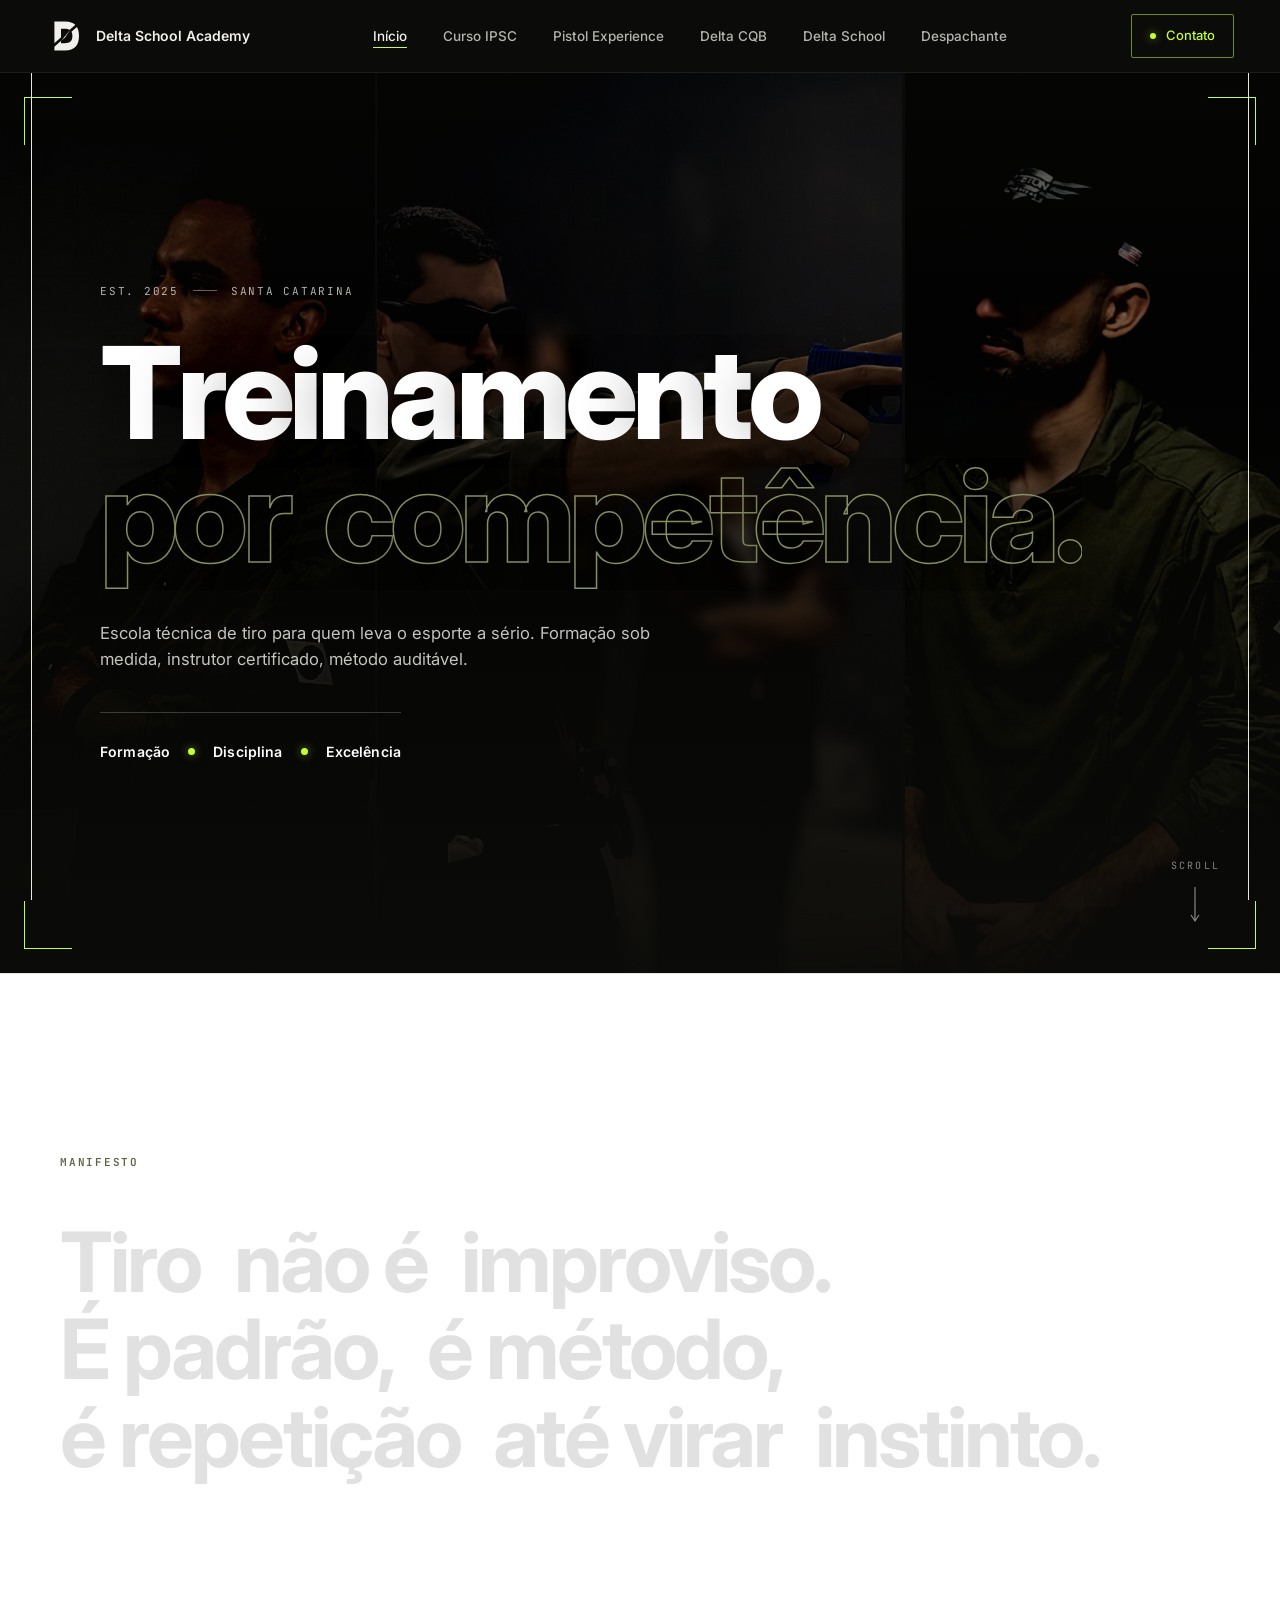
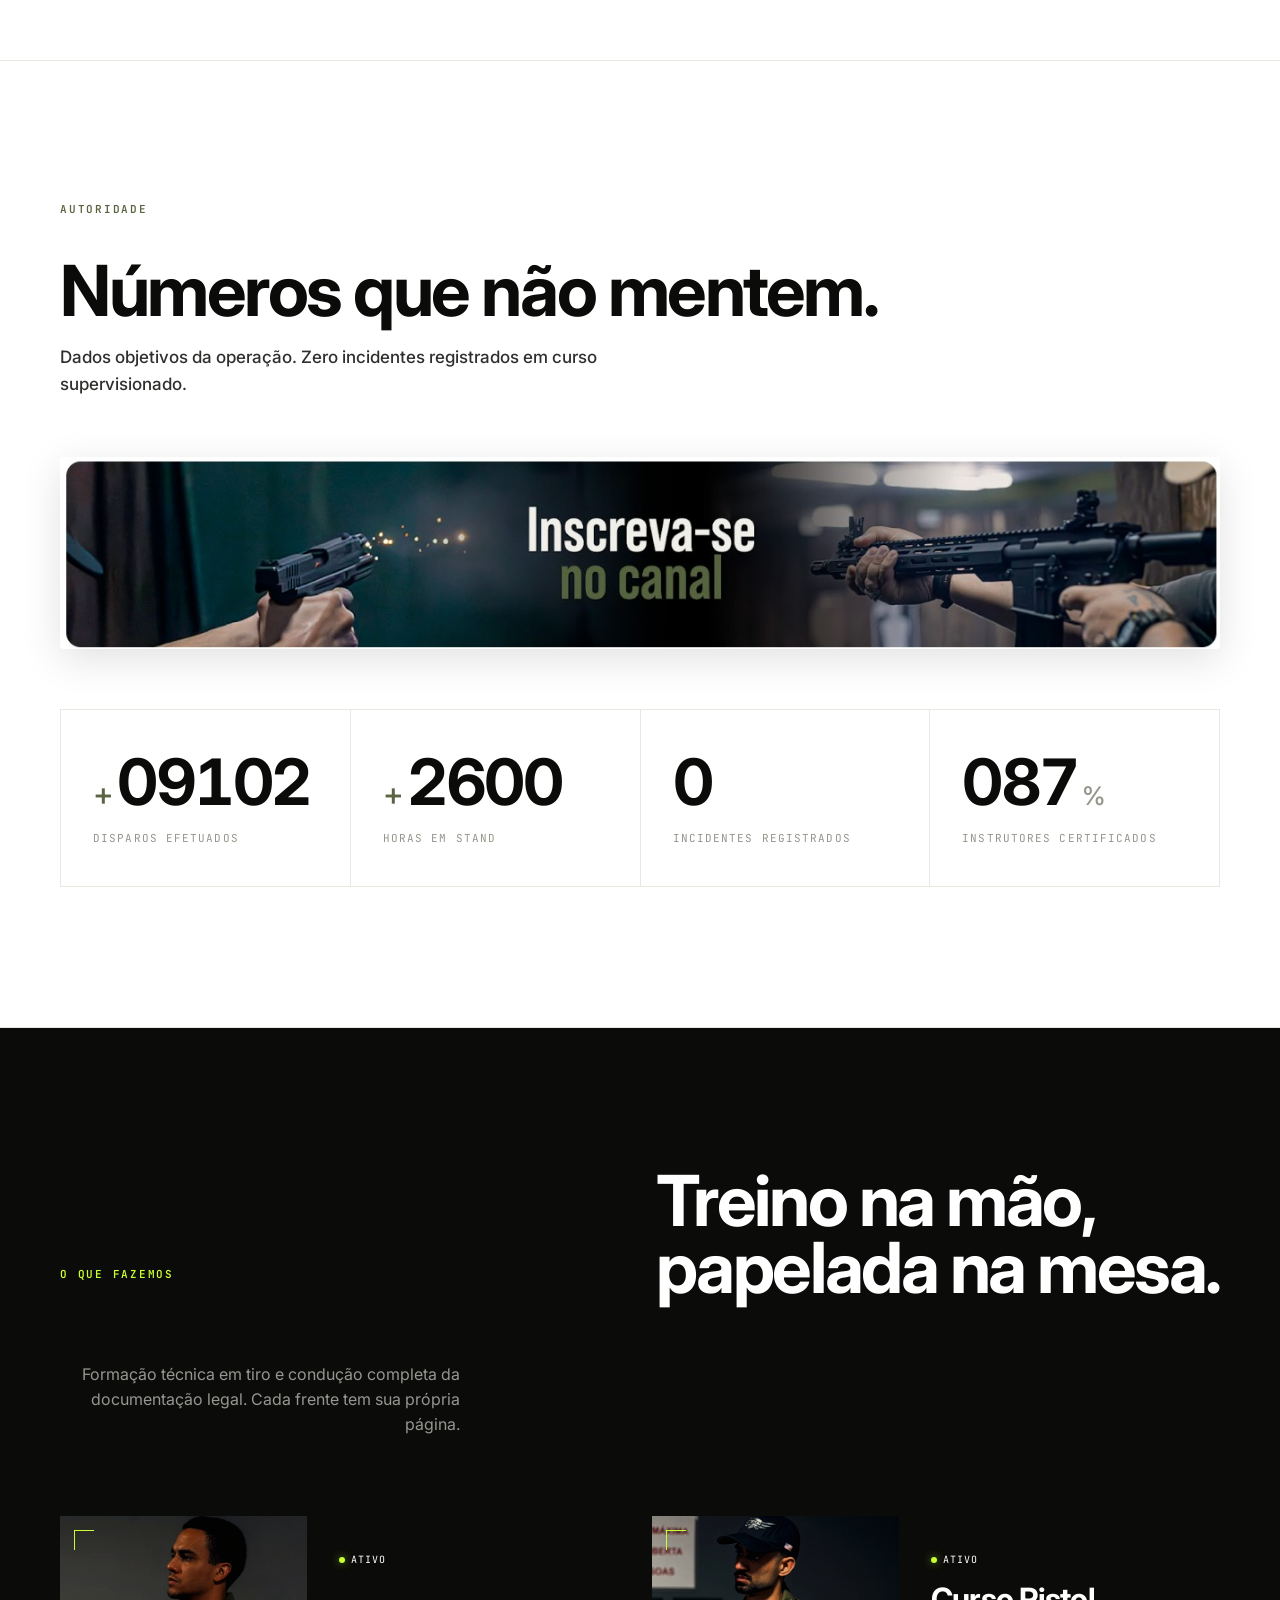
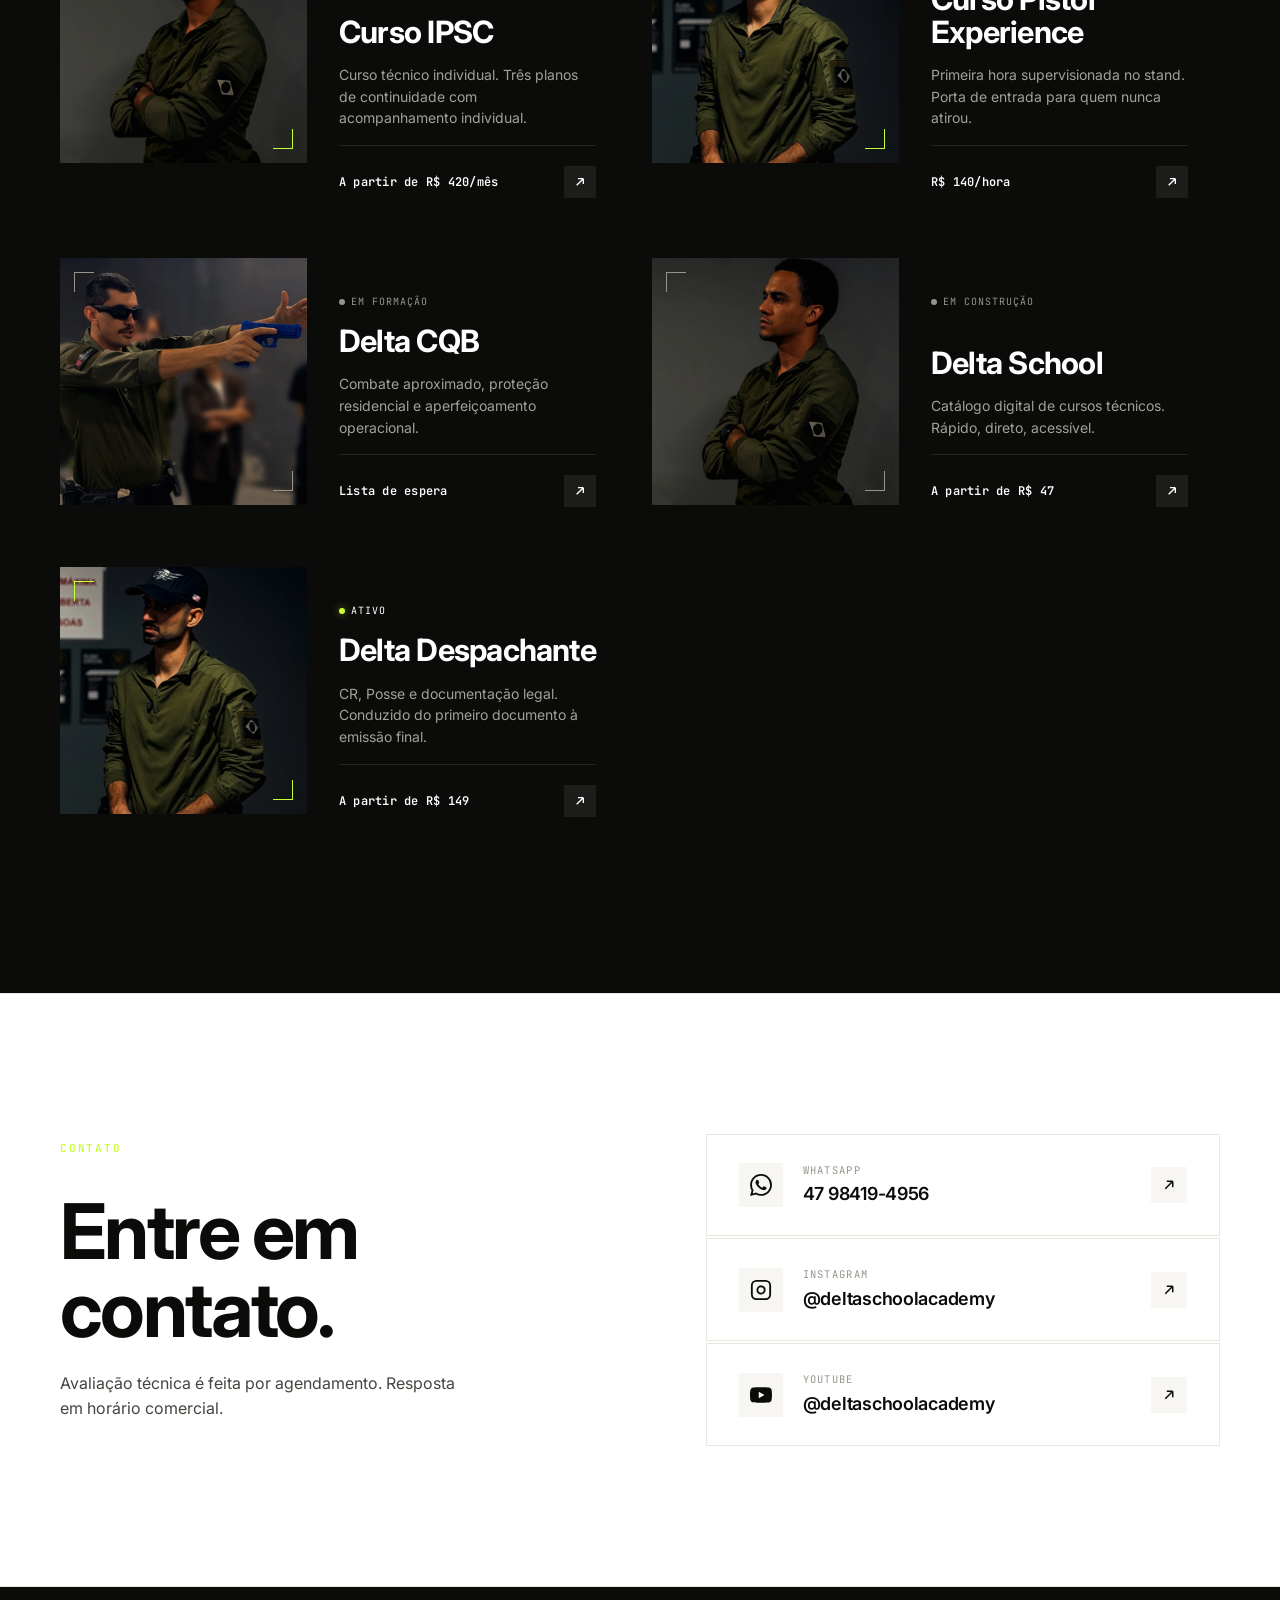
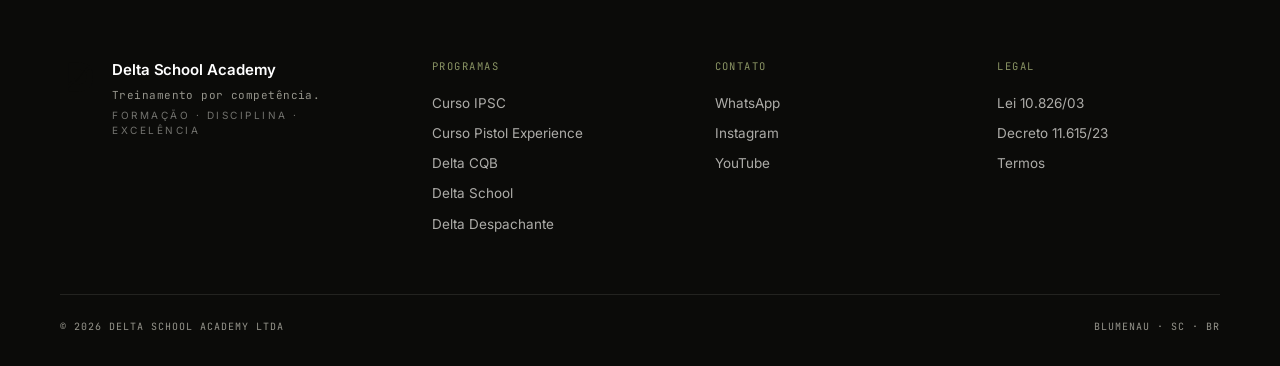
<file: index.html>
<!DOCTYPE html>
<html lang="pt-BR">
<head>
<meta charset="UTF-8">
<meta name="viewport" content="width=device-width, initial-scale=1.0">
<title>Delta School Academy | Escola de Tiro em Blumenau SC</title>
<meta name="description" content="Escola técnica de tiro em Blumenau. Cursos IPSC, Pistol Experience, programa CQB em formação e condução completa da documentação legal CR e Posse com instrutor certificado pela Polícia Federal.">
<meta name="robots" content="index, follow, max-image-preview:large, max-snippet:-1">
<meta name="author" content="Delta School Academy">
<meta name="geo.region" content="BR-SC">
<meta name="geo.placename" content="Blumenau">
<link rel="canonical" href="https://deltaschoolacademy.com.br/">
<meta property="og:type" content="website">
<meta property="og:site_name" content="Delta School Academy">
<meta property="og:locale" content="pt_BR">
<meta property="og:title" content="Delta School Academy | Escola de Tiro em Blumenau SC">
<meta property="og:description" content="Escola técnica de tiro em Blumenau. Cursos IPSC, Pistol Experience, programa CQB em formação e condução completa da documentação legal CR e Posse com instrutor certificado pela Polícia Federal.">
<meta property="og:url" content="https://deltaschoolacademy.com.br/">
<meta property="og:image" content="https://deltaschoolacademy.com.br/img/og-cover.jpg">
<meta property="og:image:width" content="1200">
<meta property="og:image:height" content="630">
<meta name="twitter:card" content="summary_large_image">
<meta name="twitter:title" content="Delta School Academy | Escola de Tiro em Blumenau SC">
<meta name="twitter:description" content="Escola técnica de tiro em Blumenau. Cursos IPSC, Pistol Experience, programa CQB em formação e condução completa da documentação legal CR e Posse com instrutor certificado pela Polícia Federal.">
<meta name="twitter:image" content="https://deltaschoolacademy.com.br/img/og-cover.jpg">
<script type="application/ld+json">
{
  "@context": "https://schema.org",
  "@type": "EducationalOrganization",
  "name": "Delta School Academy",
  "alternateName": "Delta School",
  "url": "https://deltaschoolacademy.com.br/",
  "logo": "https://deltaschoolacademy.com.br/img/favicon.svg",
  "image": "https://deltaschoolacademy.com.br/img/og-cover.jpg",
  "description": "Escola técnica de tiro e documentação legal CR/Posse em Blumenau, Santa Catarina.",
  "slogan": "Formação, Disciplina, Excelência",
  "address": {
    "@type": "PostalAddress",
    "addressLocality": "Blumenau",
    "addressRegion": "SC",
    "addressCountry": "BR"
  },
  "telephone": "+5547984194956",
  "contactPoint": {
    "@type": "ContactPoint",
    "telephone": "+5547984194956",
    "contactType": "customer service",
    "availableLanguage": "Portuguese"
  },
  "sameAs": [
    "https://instagram.com/deltaschoolacademy",
    "https://youtube.com/@DeltaSchoolAcademy"
  ],
  "areaServed": {
    "@type": "State",
    "name": "Santa Catarina"
  }
}
</script>
<meta name="theme-color" content="#0B0B09">
<link rel="icon" type="image/svg+xml" href="img/favicon.svg">
<link rel="icon" type="image/png" sizes="32x32" href="img/favicon-32.png">
<link rel="icon" type="image/png" sizes="16x16" href="img/favicon-16.png">
<link rel="shortcut icon" href="img/favicon.ico">
<link rel="apple-touch-icon" sizes="180x180" href="img/apple-touch-icon.png">
<link rel="preconnect" href="https://fonts.googleapis.com">
<link rel="preconnect" href="https://fonts.gstatic.com" crossorigin>
<link rel="stylesheet" href="https://fonts.googleapis.com/css2?family=Inter:wght@300;400;500;600;700;800;900&family=JetBrains+Mono:wght@400;500;600&display=swap">
<link rel="stylesheet" href="styles.css">
<link rel="stylesheet" href="styles-v3.css">
</head>
<body>

<div class="scroll-progress"><div class="bar" id="scrollProgress"></div></div>
<div class="grain" aria-hidden="true"></div>

<!-- Marquee vertical lateral -->
<div class="side-marquee side-marquee-left" aria-hidden="true">
  <div class="marquee-track">
    <span>FORMAÇÃO TÉCNICA EM TIRO · BLUMENAU · SANTA CATARINA · </span>
    <span>FORMAÇÃO TÉCNICA EM TIRO · BLUMENAU · SANTA CATARINA · </span>
  </div>
</div>
<div class="side-marquee side-marquee-right" aria-hidden="true">
  <div class="marquee-track">
    <span>LEI 10.826/03 · DEC 11.615/23 · PROGRAMAS ATIVOS · 10.500+ DISPAROS · </span>
    <span>LEI 10.826/03 · DEC 11.615/23 · PROGRAMAS ATIVOS · 10.500+ DISPAROS · </span>
  </div>
</div>

<header class="nav">
  <div class="nav-inner">
    <a href="index.html" class="brand">
      <svg class="brand-mark-svg" viewBox="0 0 120 120" xmlns="http://www.w3.org/2000/svg">
        <clipPath id="cu00"><polygon points="-12,-12 132,-12 132,-7.3 -12,118.4"/></clipPath>
        <clipPath id="cl00"><polygon points="-12,130.4 132,4.7 132,132 -12,132"/></clipPath>
        <path d="M28 12 H64 C95 12 110 28 110 60 C110 92 95 108 64 108 H28 Z M50 36 H62 C80 36 88 44 88 60 C88 76 80 84 62 84 H50 Z" fill-rule="evenodd" fill="currentColor" clip-path="url(#cu00)"/>
        <path d="M28 12 H64 C95 12 110 28 110 60 C110 92 95 108 64 108 H28 Z M50 36 H62 C80 36 88 44 88 60 C88 76 80 84 62 84 H50 Z" fill-rule="evenodd" fill="currentColor" clip-path="url(#cl00)"/>
        <polygon points="50,76.5 82,38 64,64.1" fill="currentColor"/>
      </svg>
      <span class="brand-wordmark">
        <span class="brand-name">Delta School Academy</span>
      </span>
    </a>
    <nav class="nav-links">
      <a href="index.html" class="active" data-hover>Início</a>
      <a href="instrucao.html" data-hover>Curso IPSC</a>
      <a href="experience.html" data-hover>Pistol Experience</a>
      <a href="cqb.html" data-hover>Delta CQB</a>
      <a href="school.html" data-hover>Delta School</a>
      <a href="despachante.html" data-hover>Despachante</a>
    </nav>
    <a href="https://wa.me/5547984194956" class="nav-cta" data-hover>
      <span class="dot-neon"></span>
      Contato
    </a>
    <button class="nav-burger" id="navBurger" aria-label="Abrir menu">
      <span></span><span></span><span></span>
    </button>
  </div>
</header>

<div class="nav-mobile" id="navMobile">
  <div class="nav-mobile-inner">
    <a href="index.html" class="nav-mobile-item active"><span>Início</span></a>
    <a href="instrucao.html" class="nav-mobile-item"><span>Curso IPSC</span></a>
    <a href="experience.html" class="nav-mobile-item"><span>Experience</span></a>
    <a href="cqb.html" class="nav-mobile-item"><span>Delta CQB</span></a>
    <a href="school.html" class="nav-mobile-item"><span>Delta School</span></a>
    <a href="despachante.html" class="nav-mobile-item"><span>Despachante</span></a>
    <a href="https://wa.me/5547984194956" class="nav-mobile-cta">
      <span class="dot-neon pulse"></span>
      Falar no WhatsApp
    </a>
  </div>
</div>

<main>

  <!-- HERO INSTITUCIONAL -->
  <section class="hero-v3">
    <div class="hero-v3-photos">
      <div class="hv-photo hv-photo-1" style="background-image: url('img/instrutor-1.jpg');"></div>
      <div class="hv-photo hv-photo-2" style="background-image: url('img/instrutor-3.jpg');"></div>
      <div class="hv-photo hv-photo-3" style="background-image: url('img/instrutor-2.jpg');"></div>
    </div>

    <canvas class="hero-aurora" id="heroAurora" aria-hidden="true"></canvas>
    <div class="hero-v3-overlay"></div>

    <div class="hero-tick hero-tick-tl"></div>
    <div class="hero-tick hero-tick-tr"></div>
    <div class="hero-tick hero-tick-bl"></div>
    <div class="hero-tick hero-tick-br"></div>

    <div class="hero-scroll" aria-hidden="true">
      <span>Scroll</span>
      <svg width="12" height="40" viewBox="0 0 12 40" fill="none"><path d="M6 2 V 36 M2 30 L6 36 L10 30" stroke="currentColor" stroke-width="1.2"/></svg>
    </div>

    <div class="hero-v3-content">
      <div class="hero-v3-meta">
        <span data-scramble>EST. 2025</span>
        <span class="meta-sep"></span>
        <span>SANTA CATARINA</span>
      </div>
      <h1 class="hero-v3-title" data-split-chars>
        <span class="htitle-line">Treinamento</span>
        <span class="htitle-line htitle-line-2">por competência.</span>
      </h1>
      <p class="hero-v3-lede">
        Escola técnica de tiro para quem leva o esporte a sério. Formação sob medida, instrutor certificado, método auditável.
      </p>
      <div class="hero-v3-motto">
        <span class="motto-item">Formação</span>
        <span class="motto-dot"></span>
        <span class="motto-item">Disciplina</span>
        <span class="motto-dot"></span>
        <span class="motto-item">Excelência</span>
      </div>
    </div>
  </section>

  <!-- MANIFESTO: texto grande kinetic revealing no scroll -->
  <section class="manifesto">
    <div class="manifesto-inner">
      <span class="section-eyebrow">Manifesto</span>
      <h2 class="manifesto-text" data-kinetic-text>
        <span>Tiro</span>
        <span>não é</span>
        <span>improviso.</span>
        <span>É padrão,</span>
        <span>é método,</span>
        <span>é repetição</span>
        <span>até virar</span>
        <span class="accent">instinto.</span>
      </h2>
    </div>
  </section>

  <!-- AUTORIDADE -->
  <section class="authority">
    <div class="authority-head">
      <span class="section-eyebrow">Autoridade</span>
      <h2 class="section-title">Números que não mentem.</h2>
      <p class="section-sub">Dados objetivos da operação. Zero incidentes registrados em curso supervisionado.</p>
    </div>

    <!-- BANNER YOUTUBE -->
    <a href="https://www.youtube.com/@DeltaSchoolAcademy" target="_blank" rel="noopener" class="yt-banner" aria-label="Inscreva-se no canal da Delta School Academy no YouTube">
      <img src="img/banner-youtube.jpg" alt="Inscreva-se no canal do YouTube da Delta School Academy" loading="lazy">
    </a>

    <div class="authority-grid reveal-stagger">
      <div class="auth-item">
        
        <span class="auth-num"><span class="auth-plus">+</span><span data-count="10500">00000</span></span>
        <span class="auth-label">Disparos efetuados</span>
      </div>
      <div class="auth-item">
        
        <span class="auth-num"><span class="auth-plus">+</span><span data-count="3000">0000</span></span>
        <span class="auth-label">Horas em stand</span>
      </div>
      <div class="auth-item">
        
        <span class="auth-num"><span data-count="0">0</span></span>
        <span class="auth-label">Incidentes registrados</span>
      </div>
      <div class="auth-item">
        
        <span class="auth-num"><span data-count="100">000</span><span class="auth-pct">%</span></span>
        <span class="auth-label">Instrutores certificados</span>
      </div>
    </div>
  </section>

  <!-- PROGRAMAS (links para páginas internas) -->
  <section class="programas">
    <div class="programas-head">
      <span class="section-eyebrow">O que fazemos</span>
      <h2 class="section-title">Treino na mão,<br>papelada na mesa.</h2>
      <p class="section-sub">Formação técnica em tiro e condução completa da documentação legal. Cada frente tem sua própria página.</p>
    </div>

    <div class="programas-list reveal-stagger">
      <a href="instrucao.html" class="prog-item prog-live">
        <div class="prog-media">
          <div class="prog-media-bg" style="background-image: url('img/instrutor-1.jpg');"></div>
          <div class="prog-media-overlay"></div>
          <span class="prog-tick prog-tick-tl"></span>
          <span class="prog-tick prog-tick-br"></span>
        </div>
        <div class="prog-info">
          <div class="prog-top">
            
            <span class="prog-status"><span class="dot"></span>Ativo</span>
          </div>
          <h3 class="prog-name">Curso IPSC</h3>
          <p class="prog-desc">Curso técnico individual. Três planos de continuidade com acompanhamento individual.</p>
          <div class="prog-foot">
            <span class="prog-price">A partir de R$ 420/mês</span>
            <span class="prog-arrow">
              <svg width="16" height="16" viewBox="0 0 24 24" fill="none" stroke="currentColor" stroke-width="2"><path d="M7 17L17 7M17 7H9M17 7V15"/></svg>
            </span>
          </div>
        </div>
      </a>

      <a href="experience.html" class="prog-item prog-live">
        <div class="prog-media">
          <div class="prog-media-bg" style="background-image: url('img/instrutor-2.jpg');"></div>
          <div class="prog-media-overlay"></div>
          <span class="prog-tick prog-tick-tl"></span>
          <span class="prog-tick prog-tick-br"></span>
        </div>
        <div class="prog-info">
          <div class="prog-top">
            
            <span class="prog-status"><span class="dot"></span>Ativo</span>
          </div>
          <h3 class="prog-name">Curso Pistol Experience</h3>
          <p class="prog-desc">Primeira hora supervisionada no stand. Porta de entrada para quem nunca atirou.</p>
          <div class="prog-foot">
            <span class="prog-price">R$ 140/hora</span>
            <span class="prog-arrow">
              <svg width="16" height="16" viewBox="0 0 24 24" fill="none" stroke="currentColor" stroke-width="2"><path d="M7 17L17 7M17 7H9M17 7V15"/></svg>
            </span>
          </div>
        </div>
      </a>

      <a href="cqb.html" class="prog-item prog-soon">
        <div class="prog-media">
          <div class="prog-media-bg" style="background-image: url('img/instrutor-3.jpg');"></div>
          <div class="prog-media-overlay"></div>
          <span class="prog-tick prog-tick-tl"></span>
          <span class="prog-tick prog-tick-br"></span>
        </div>
        <div class="prog-info">
          <div class="prog-top">
            
            <span class="prog-status prog-status-soon"><span class="dot"></span>Em formação</span>
          </div>
          <h3 class="prog-name">Delta CQB</h3>
          <p class="prog-desc">Combate aproximado, proteção residencial e aperfeiçoamento operacional.</p>
          <div class="prog-foot">
            <span class="prog-price">Lista de espera</span>
            <span class="prog-arrow">
              <svg width="16" height="16" viewBox="0 0 24 24" fill="none" stroke="currentColor" stroke-width="2"><path d="M7 17L17 7M17 7H9M17 7V15"/></svg>
            </span>
          </div>
        </div>
      </a>

      <a href="school.html" class="prog-item prog-soon">
        <div class="prog-media">
          <div class="prog-media-bg" style="background-image: url('img/instrutor-1.jpg');"></div>
          <div class="prog-media-overlay"></div>
          <span class="prog-tick prog-tick-tl"></span>
          <span class="prog-tick prog-tick-br"></span>
        </div>
        <div class="prog-info">
          <div class="prog-top">
            
            <span class="prog-status prog-status-soon"><span class="dot"></span>Em construção</span>
          </div>
          <h3 class="prog-name">Delta School</h3>
          <p class="prog-desc">Catálogo digital de cursos técnicos. Rápido, direto, acessível.</p>
          <div class="prog-foot">
            <span class="prog-price">A partir de R$ 47</span>
            <span class="prog-arrow">
              <svg width="16" height="16" viewBox="0 0 24 24" fill="none" stroke="currentColor" stroke-width="2"><path d="M7 17L17 7M17 7H9M17 7V15"/></svg>
            </span>
          </div>
        </div>
      </a>

      <a href="despachante.html" class="prog-item prog-live">
        <div class="prog-media">
          <div class="prog-media-bg" style="background-image: url('img/instrutor-2.jpg');"></div>
          <div class="prog-media-overlay"></div>
          <span class="prog-tick prog-tick-tl"></span>
          <span class="prog-tick prog-tick-br"></span>
        </div>
        <div class="prog-info">
          <div class="prog-top">
            <span class="prog-status"><span class="dot"></span>Ativo</span>
          </div>
          <h3 class="prog-name">Delta Despachante</h3>
          <p class="prog-desc">CR, Posse e documentação legal. Conduzido do primeiro documento à emissão final.</p>
          <div class="prog-foot">
            <span class="prog-price">A partir de R$ 149</span>
            <span class="prog-arrow">
              <svg width="16" height="16" viewBox="0 0 24 24" fill="none" stroke="currentColor" stroke-width="2"><path d="M7 17L17 7M17 7H9M17 7V15"/></svg>
            </span>
          </div>
        </div>
      </a>
    </div>
  </section>

  <!-- CTA FINAL -->
  <section class="cta-close" id="contato">
    <div class="cta-close-grid">
      <div class="cta-close-left">
        <span class="section-eyebrow eyebrow-neon">Contato</span>
        <h2 class="cta-close-title title-mask">Entre em<br>contato.</h2>
        <p class="cta-close-sub">
          Avaliação técnica é feita por agendamento. Resposta em horário comercial.
        </p>
      </div>
      <div class="cta-close-right">
        <a href="https://wa.me/5547984194956" class="contact-card-v3">
          <div class="cc-ico">
            <svg width="22" height="22" viewBox="0 0 24 24" fill="currentColor"><path d="M17.472 14.382c-.297-.149-1.758-.867-2.03-.967-.273-.099-.471-.148-.67.15-.197.297-.767.966-.94 1.164-.173.199-.347.223-.644.075-.297-.15-1.255-.463-2.39-1.475-.883-.788-1.48-1.761-1.653-2.059-.173-.297-.018-.458.13-.606.134-.133.298-.347.446-.52.149-.174.198-.298.298-.497.099-.198.05-.371-.025-.52-.075-.149-.669-1.612-.916-2.207-.242-.579-.487-.5-.669-.51-.173-.008-.371-.01-.57-.01-.198 0-.52.074-.792.372-.272.297-1.04 1.016-1.04 2.479 0 1.462 1.065 2.875 1.213 3.074.149.198 2.096 3.2 5.077 4.487.709.306 1.263.489 1.694.625.712.227 1.36.195 1.871.118.571-.085 1.758-.719 2.006-1.413.248-.694.248-1.289.173-1.413-.074-.124-.272-.198-.57-.347m-5.421 7.403h-.004a9.87 9.87 0 01-5.031-1.378l-.361-.214-3.741.982.998-3.648-.235-.374a9.86 9.86 0 01-1.51-5.26c.001-5.45 4.436-9.884 9.888-9.884 2.64 0 5.122 1.03 6.988 2.898a9.825 9.825 0 012.893 6.994c-.003 5.45-4.437 9.884-9.885 9.884m8.413-18.297A11.815 11.815 0 0012.05 0C5.495 0 .16 5.335.157 11.892c0 2.096.547 4.142 1.588 5.945L.057 24l6.305-1.654a11.882 11.882 0 005.683 1.448h.005c6.554 0 11.89-5.335 11.893-11.893a11.821 11.821 0 00-3.48-8.413z"/></svg>
          </div>
          <div class="cc-body">
            <span class="cc-label">WhatsApp</span>
            <span class="cc-value">47 98419-4956</span>
          </div>
          <span class="cc-arrow">
            <svg width="18" height="18" viewBox="0 0 24 24" fill="none" stroke="currentColor" stroke-width="2"><path d="M7 17L17 7M17 7H9M17 7V15"/></svg>
          </span>
        </a>
        <a href="https://instagram.com/deltaschoolacademy" target="_blank" rel="noopener" class="contact-card-v3">
          <div class="cc-ico">
            <svg width="22" height="22" viewBox="0 0 24 24" fill="none" stroke="currentColor" stroke-width="2"><rect x="2" y="2" width="20" height="20" rx="5"/><path d="M16 11.37A4 4 0 1112.63 8 4 4 0 0116 11.37z"/><line x1="17.5" y1="6.5" x2="17.51" y2="6.5"/></svg>
          </div>
          <div class="cc-body">
            <span class="cc-label">Instagram</span>
            <span class="cc-value">@deltaschoolacademy</span>
          </div>
          <span class="cc-arrow">
            <svg width="18" height="18" viewBox="0 0 24 24" fill="none" stroke="currentColor" stroke-width="2"><path d="M7 17L17 7M17 7H9M17 7V15"/></svg>
          </span>
        </a>
        <a href="https://youtube.com/@deltaschoolacademy" target="_blank" rel="noopener" class="contact-card-v3">
          <div class="cc-ico">
            <svg width="22" height="22" viewBox="0 0 24 24" fill="currentColor"><path d="M23.498 6.186a3.016 3.016 0 00-2.122-2.136C19.505 3.545 12 3.545 12 3.545s-7.505 0-9.377.505A3.017 3.017 0 00.502 6.186C0 8.07 0 12 0 12s0 3.93.502 5.814a3.016 3.016 0 002.122 2.136c1.871.505 9.376.505 9.376.505s7.505 0 9.377-.505a3.015 3.015 0 002.122-2.136C24 15.93 24 12 24 12s0-3.93-.502-5.814zM9.545 15.568V8.432L15.818 12l-6.273 3.568z"/></svg>
          </div>
          <div class="cc-body">
            <span class="cc-label">YouTube</span>
            <span class="cc-value">@deltaschoolacademy</span>
          </div>
          <span class="cc-arrow">
            <svg width="18" height="18" viewBox="0 0 24 24" fill="none" stroke="currentColor" stroke-width="2"><path d="M7 17L17 7M17 7H9M17 7V15"/></svg>
          </span>
        </a>
      </div>
    </div>
  </section>

</main>

<footer class="footer-v3">
  <div class="footer-v3-inner">
    <div class="footer-v3-brand">
      <svg class="brand-mark-svg" viewBox="0 0 120 120" xmlns="http://www.w3.org/2000/svg">
        <clipPath id="fcu"><polygon points="-12,-12 132,-12 132,-7.3 -12,118.4"/></clipPath>
        <clipPath id="fcl"><polygon points="-12,130.4 132,4.7 132,132 -12,132"/></clipPath>
        <path d="M28 12 H64 C95 12 110 28 110 60 C110 92 95 108 64 108 H28 Z M50 36 H62 C80 36 88 44 88 60 C88 76 80 84 62 84 H50 Z" fill-rule="evenodd" fill="currentColor" clip-path="url(#fcu)"/>
        <path d="M28 12 H64 C95 12 110 28 110 60 C110 92 95 108 64 108 H28 Z M50 36 H62 C80 36 88 44 88 60 C88 76 80 84 62 84 H50 Z" fill-rule="evenodd" fill="currentColor" clip-path="url(#fcl)"/>
        <polygon points="50,76.5 82,38 64,64.1" fill="currentColor"/>
      </svg>
      <div>
        <div class="footer-v3-name">Delta School Academy</div>
        <div class="footer-v3-tagline">Treinamento por competência.</div>
        <div class="footer-v3-slogan">Formação · Disciplina · Excelência</div>
      </div>
    </div>
    <div class="footer-v3-cols">
      <div class="footer-v3-col">
        <span class="footer-v3-label">Programas</span>
        <a href="instrucao.html">Curso IPSC</a>
        <a href="experience.html">Curso Pistol Experience</a>
        <a href="cqb.html">Delta CQB</a>
        <a href="school.html">Delta School</a>
        <a href="despachante.html">Delta Despachante</a>
      </div>
      <div class="footer-v3-col">
        <span class="footer-v3-label">Contato</span>
        <a href="https://wa.me/5547984194956">WhatsApp</a>
        <a href="https://instagram.com/deltaschoolacademy" target="_blank">Instagram</a>
        <a href="https://youtube.com/@deltaschoolacademy" target="_blank">YouTube</a>
      </div>
      <div class="footer-v3-col">
        <span class="footer-v3-label">Legal</span>
        <a href="#">Lei 10.826/03</a>
        <a href="#">Decreto 11.615/23</a>
        <a href="#">Termos</a>
      </div>
    </div>
  </div>
  <div class="footer-v3-base">
    <span>© 2026 DELTA SCHOOL ACADEMY LTDA</span>
    <span>BLUMENAU · SC · BR</span>
  </div>
</footer>

<div class="mobile-cta">
  <a href="https://wa.me/5547984194956" class="btn-mobile">
    <svg viewBox="0 0 24 24" fill="currentColor"><path d="M17.472 14.382c-.297-.149-1.758-.867-2.03-.967-.273-.099-.471-.148-.67.15-.197.297-.767.966-.94 1.164-.173.199-.347.223-.644.075-.297-.15-1.255-.463-2.39-1.475-.883-.788-1.48-1.761-1.653-2.059-.173-.297-.018-.458.13-.606.134-.133.298-.347.446-.52.149-.174.198-.298.298-.497.099-.198.05-.371-.025-.52-.075-.149-.669-1.612-.916-2.207-.242-.579-.487-.5-.669-.51-.173-.008-.371-.01-.57-.01-.198 0-.52.074-.792.372-.272.297-1.04 1.016-1.04 2.479 0 1.462 1.065 2.875 1.213 3.074.149.198 2.096 3.2 5.077 4.487.709.306 1.263.489 1.694.625.712.227 1.36.195 1.871.118.571-.085 1.758-.719 2.006-1.413.248-.694.248-1.289.173-1.413-.074-.124-.272-.198-.57-.347m-5.421 7.403h-.004a9.87 9.87 0 01-5.031-1.378l-.361-.214-3.741.982.998-3.648-.235-.374a9.86 9.86 0 01-1.51-5.26c.001-5.45 4.436-9.884 9.888-9.884 2.64 0 5.122 1.03 6.988 2.898a9.825 9.825 0 012.893 6.994c-.003 5.45-4.437 9.884-9.885 9.884m8.413-18.297A11.815 11.815 0 0012.05 0C5.495 0 .16 5.335.157 11.892c0 2.096.547 4.142 1.588 5.945L.057 24l6.305-1.654a11.882 11.882 0 005.683 1.448h.005c6.554 0 11.89-5.335 11.893-11.893a11.821 11.821 0 00-3.48-8.413z"/></svg>
    Falar com a escola
  </a>
</div>

<script src="script.js"></script>
<script src="script-v3.js"></script>

</body>
</html>
</file>
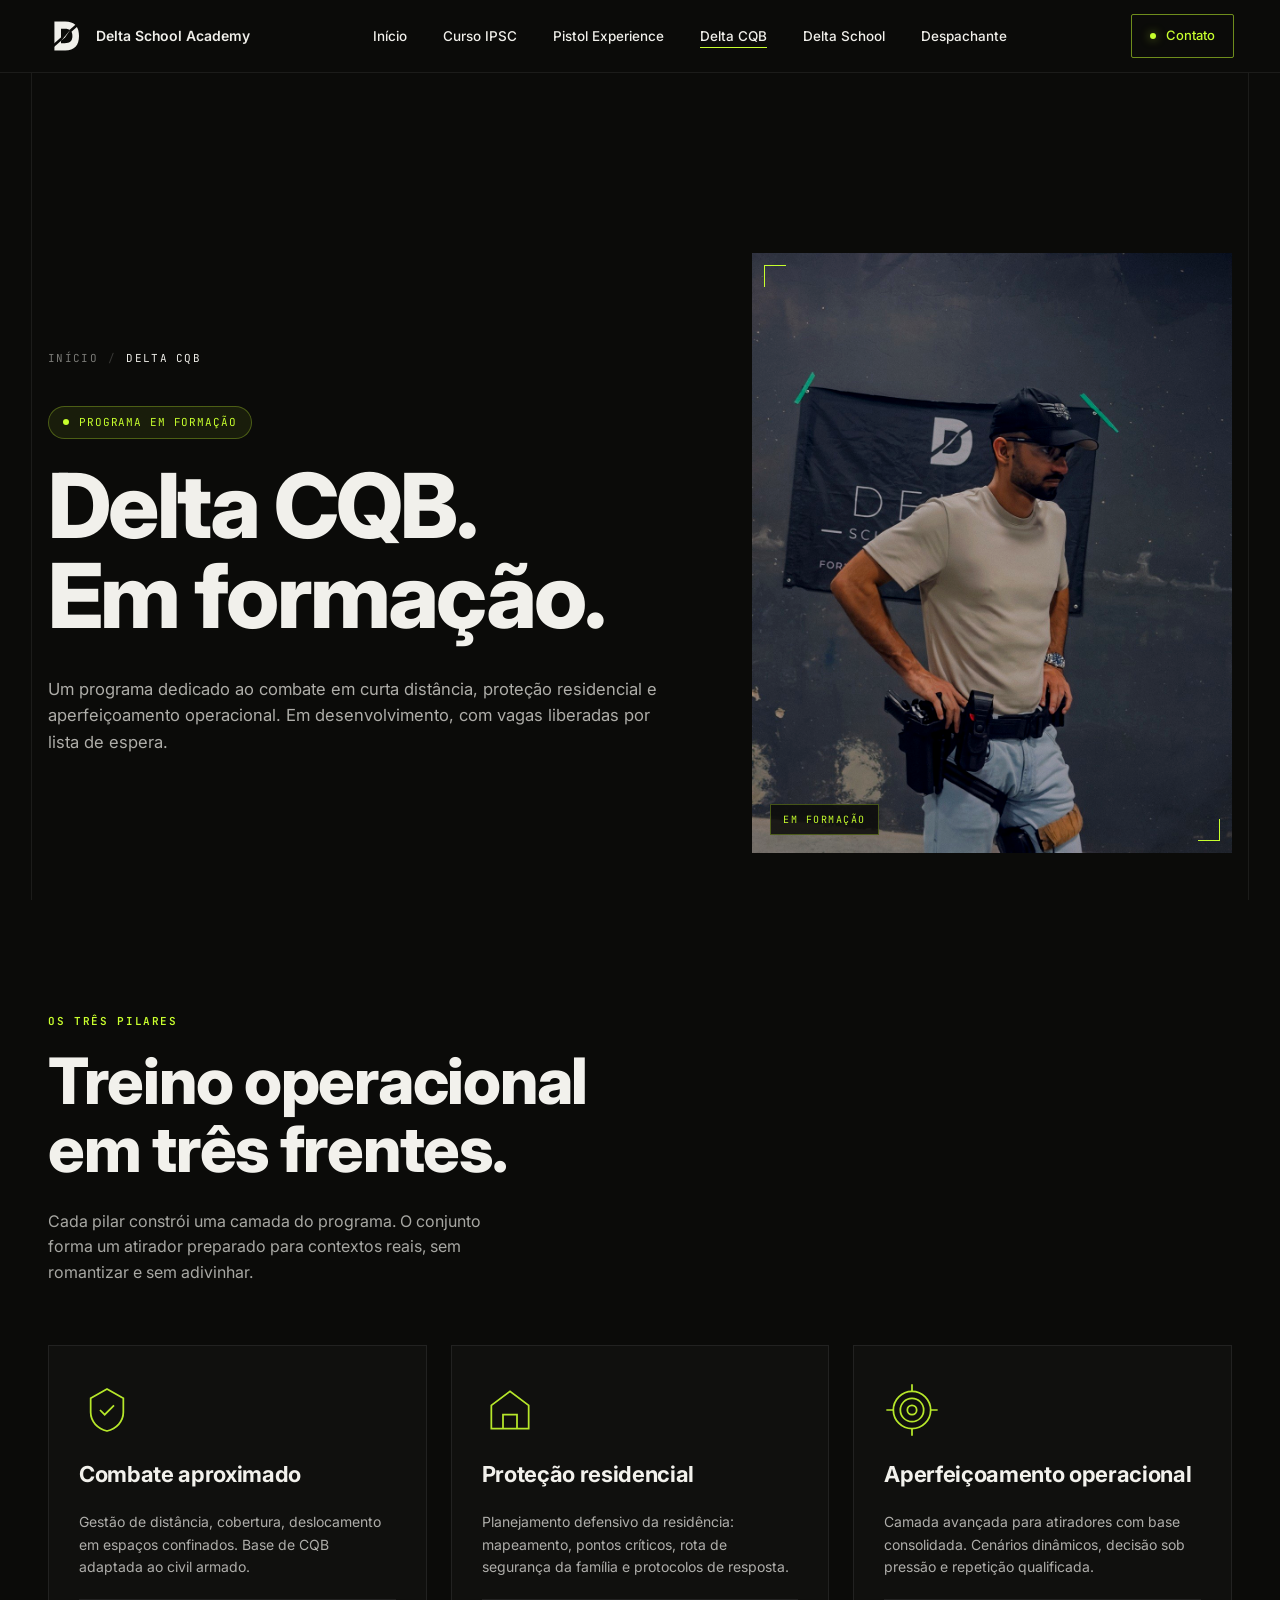
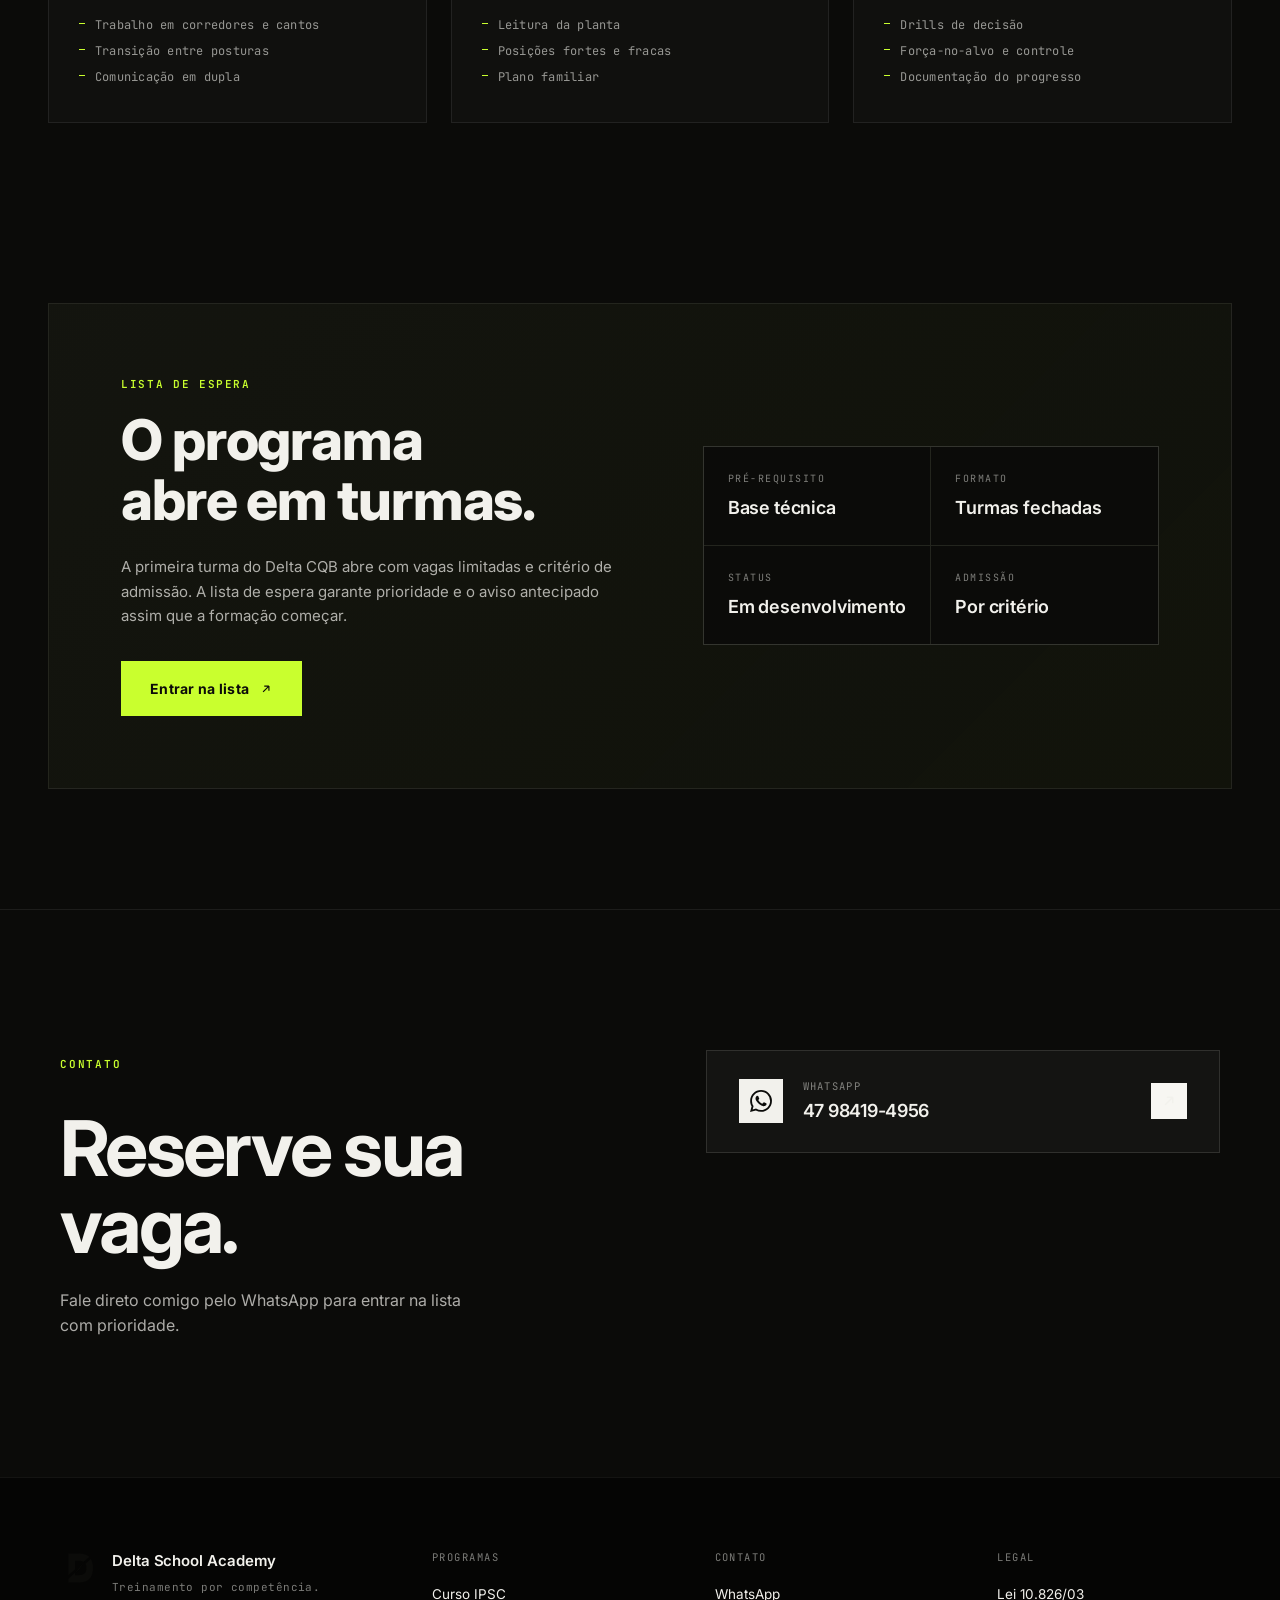
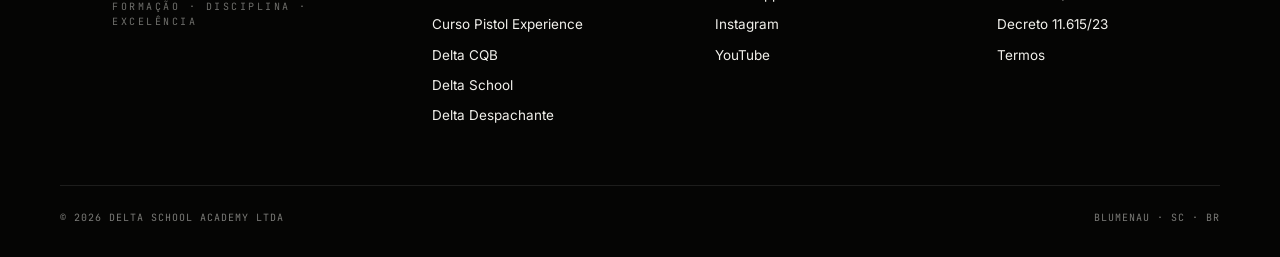
<file: cqb.html>
<!DOCTYPE html>
<html lang="pt-BR">
<head>
<meta charset="UTF-8">
<meta name="viewport" content="width=device-width, initial-scale=1.0">
<title>Delta CQB | Combate aproximado e proteção residencial</title>
<meta name="description" content="Programa Delta CQB em formação: combate aproximado, proteção residencial e aperfeiçoamento operacional. Turmas por critério de admissão e lista de espera.">
<meta name="robots" content="index, follow, max-image-preview:large, max-snippet:-1">
<meta name="author" content="Delta School Academy">
<meta name="geo.region" content="BR-SC">
<meta name="geo.placename" content="Blumenau">
<link rel="canonical" href="https://deltaschoolacademy.com.br/cqb.html">
<meta property="og:type" content="website">
<meta property="og:site_name" content="Delta School Academy">
<meta property="og:locale" content="pt_BR">
<meta property="og:title" content="Delta CQB | Combate aproximado e proteção residencial">
<meta property="og:description" content="Programa Delta CQB em formação: combate aproximado, proteção residencial e aperfeiçoamento operacional. Turmas por critério de admissão e lista de espera.">
<meta property="og:url" content="https://deltaschoolacademy.com.br/cqb.html">
<meta property="og:image" content="https://deltaschoolacademy.com.br/img/og-cover.jpg">
<meta property="og:image:width" content="1200">
<meta property="og:image:height" content="630">
<meta name="twitter:card" content="summary_large_image">
<meta name="twitter:title" content="Delta CQB | Combate aproximado e proteção residencial">
<meta name="twitter:description" content="Programa Delta CQB em formação: combate aproximado, proteção residencial e aperfeiçoamento operacional. Turmas por critério de admissão e lista de espera.">
<meta name="twitter:image" content="https://deltaschoolacademy.com.br/img/og-cover.jpg">
<script type="application/ld+json">
{
  "@context": "https://schema.org",
  "@type": "Course",
  "name": "Delta CQB",
  "description": "Programa de combate aproximado, proteção residencial e aperfeiçoamento operacional.",
  "provider": {
    "@type": "EducationalOrganization",
    "name": "Delta School Academy",
    "url": "https://deltaschoolacademy.com.br/"
  },
  "courseMode": "Em formação"
}
</script>
<meta name="theme-color" content="#0B0B09">
<link rel="icon" type="image/svg+xml" href="img/favicon.svg">
<link rel="icon" type="image/png" sizes="32x32" href="img/favicon-32.png">
<link rel="icon" type="image/png" sizes="16x16" href="img/favicon-16.png">
<link rel="shortcut icon" href="img/favicon.ico">
<link rel="apple-touch-icon" sizes="180x180" href="img/apple-touch-icon.png">
<link rel="preconnect" href="https://fonts.googleapis.com">
<link rel="preconnect" href="https://fonts.gstatic.com" crossorigin>
<link rel="stylesheet" href="https://fonts.googleapis.com/css2?family=Inter:wght@300;400;500;600;700;800;900&family=JetBrains+Mono:wght@400;500;600&display=swap">
<link rel="stylesheet" href="styles.css">
<link rel="stylesheet" href="styles-v3.css">
</head>
<body>

<div class="scroll-progress"><div class="bar" id="scrollProgress"></div></div>
<div class="grain" aria-hidden="true"></div>

<div class="side-marquee side-marquee-left" aria-hidden="true">
  <div class="marquee-track">
    <span>EM FORMAÇÃO · PROGRAMA DELTA CQB · LISTA DE ESPERA ABERTA · </span>
    <span>EM FORMAÇÃO · PROGRAMA DELTA CQB · LISTA DE ESPERA ABERTA · </span>
  </div>
</div>
<div class="side-marquee side-marquee-right" aria-hidden="true">
  <div class="marquee-track">
    <span>COMBATE APROXIMADO · PROTEÇÃO RESIDENCIAL · APERFEIÇOAMENTO OPERACIONAL · </span>
    <span>COMBATE APROXIMADO · PROTEÇÃO RESIDENCIAL · APERFEIÇOAMENTO OPERACIONAL · </span>
  </div>
</div>

<header class="nav">
  <div class="nav-inner">
    <a href="index.html" class="brand">
      <svg class="brand-mark-svg" viewBox="0 0 120 120" xmlns="http://www.w3.org/2000/svg">
        <clipPath id="cu00"><polygon points="-12,-12 132,-12 132,-7.3 -12,118.4"/></clipPath>
        <clipPath id="cl00"><polygon points="-12,130.4 132,4.7 132,132 -12,132"/></clipPath>
        <path d="M28 12 H64 C95 12 110 28 110 60 C110 92 95 108 64 108 H28 Z M50 36 H62 C80 36 88 44 88 60 C88 76 80 84 62 84 H50 Z" fill-rule="evenodd" fill="currentColor" clip-path="url(#cu00)"/>
        <path d="M28 12 H64 C95 12 110 28 110 60 C110 92 95 108 64 108 H28 Z M50 36 H62 C80 36 88 44 88 60 C88 76 80 84 62 84 H50 Z" fill-rule="evenodd" fill="currentColor" clip-path="url(#cl00)"/>
        <polygon points="50,76.5 82,38 64,64.1" fill="currentColor"/>
      </svg>
      <span class="brand-wordmark"><span class="brand-name">Delta School Academy</span></span>
    </a>
    <nav class="nav-links">
      <a href="index.html" data-hover>Início</a>
      <a href="instrucao.html" data-hover>Curso IPSC</a>
      <a href="experience.html" data-hover>Pistol Experience</a>
      <a href="cqb.html" class="active" data-hover>Delta CQB</a>
      <a href="school.html" data-hover>Delta School</a>
      <a href="despachante.html" data-hover>Despachante</a>
    </nav>
    <a href="https://wa.me/5547984194956" class="nav-cta" data-hover>
      <span class="dot-neon"></span>
      Contato
    </a>
    <button class="nav-burger" id="navBurger" aria-label="Abrir menu"><span></span><span></span><span></span></button>
  </div>
</header>

<div class="nav-mobile" id="navMobile">
  <div class="nav-mobile-inner">
    <a href="index.html" class="nav-mobile-item"><span>Início</span></a>
    <a href="instrucao.html" class="nav-mobile-item"><span>Curso IPSC</span></a>
    <a href="experience.html" class="nav-mobile-item"><span>Pistol Experience</span></a>
    <a href="cqb.html" class="nav-mobile-item active"><span>Delta CQB</span></a>
    <a href="school.html" class="nav-mobile-item"><span>Delta School</span></a>
    <a href="despachante.html" class="nav-mobile-item"><span>Despachante</span></a>
    <a href="https://wa.me/5547984194956" class="nav-mobile-cta">
      <span class="dot-neon pulse"></span>
      Falar no WhatsApp
    </a>
  </div>
</div>

<main>

  <section class="page-hero has-photo">
    <div class="page-hero-inner">
      <div class="ph-text">
      <div class="page-crumb">
        <a href="index.html">Início</a>
        <span class="sep">/</span>
        <span class="current">Delta CQB</span>
      </div>
      <div class="status-tag">
        <span class="status-dot"></span>
        <span>Programa em formação</span>
      </div>
      <h1 class="page-title title-mask">Delta CQB.<br>Em formação.</h1>
      <p class="page-lede">
        Um programa dedicado ao combate em curta distância, proteção residencial e aperfeiçoamento operacional. Em desenvolvimento, com vagas liberadas por lista de espera.
      </p>
      </div>
      <div class="ph-media">
        <div class="ph-media-img" style="background-image: url('img/luis-solo.jpg');"></div>
        <span class="ph-tick ph-tick-tl"></span>
        <span class="ph-tick ph-tick-br"></span>
        <span class="ph-tag">EM FORMAÇÃO</span>
      </div>
    </div>
  </section>

  <!-- PILARES -->
  <section class="pillars-section">
    <div class="pillars-head">
      <span class="section-eyebrow">Os três pilares</span>
      <h2 class="section-title title-mask">Treino operacional<br>em três frentes.</h2>
      <p class="section-sub">Cada pilar constrói uma camada do programa. O conjunto forma um atirador preparado para contextos reais, sem romantizar e sem adivinhar.</p>
    </div>
    <div class="pillars-grid reveal-stagger">
      <div class="pillar-card">
        <div class="pillar-ico">
          <svg viewBox="0 0 48 48" fill="none" stroke="currentColor" stroke-width="1.5">
            <path d="M24 6L38 14V26C38 34 32 40 24 42C16 40 10 34 10 26V14L24 6Z"/>
            <path d="M18 24L22 28L30 20"/>
          </svg>
        </div>
        <h3 class="pillar-title">Combate aproximado</h3>
        <p class="pillar-desc">Gestão de distância, cobertura, deslocamento em espaços confinados. Base de CQB adaptada ao civil armado.</p>
        <ul class="pillar-points">
          <li>Trabalho em corredores e cantos</li>
          <li>Transição entre posturas</li>
          <li>Comunicação em dupla</li>
        </ul>
      </div>
      <div class="pillar-card">
        <div class="pillar-ico">
          <svg viewBox="0 0 48 48" fill="none" stroke="currentColor" stroke-width="1.5">
            <path d="M8 20L24 8L40 20V40H8V20Z"/>
            <path d="M18 40V28H30V40"/>
          </svg>
        </div>
        <h3 class="pillar-title">Proteção residencial</h3>
        <p class="pillar-desc">Planejamento defensivo da residência: mapeamento, pontos críticos, rota de segurança da família e protocolos de resposta.</p>
        <ul class="pillar-points">
          <li>Leitura da planta</li>
          <li>Posições fortes e fracas</li>
          <li>Plano familiar</li>
        </ul>
      </div>
      <div class="pillar-card">
        <div class="pillar-ico">
          <svg viewBox="0 0 48 48" fill="none" stroke="currentColor" stroke-width="1.5">
            <circle cx="24" cy="24" r="16"/>
            <circle cx="24" cy="24" r="10"/>
            <circle cx="24" cy="24" r="4"/>
            <path d="M24 2V8M24 40V46M2 24H8M40 24H46"/>
          </svg>
        </div>
        <h3 class="pillar-title">Aperfeiçoamento operacional</h3>
        <p class="pillar-desc">Camada avançada para atiradores com base consolidada. Cenários dinâmicos, decisão sob pressão e repetição qualificada.</p>
        <ul class="pillar-points">
          <li>Drills de decisão</li>
          <li>Força-no-alvo e controle</li>
          <li>Documentação do progresso</li>
        </ul>
      </div>
    </div>
  </section>

  <!-- WAITLIST CTA -->
  <section class="waitlist-section">
    <div class="waitlist-inner">
      <div class="waitlist-left">
        <span class="section-eyebrow eyebrow-neon">Lista de espera</span>
        <h2 class="waitlist-title title-mask">O programa<br>abre em turmas.</h2>
        <p class="waitlist-sub">
          A primeira turma do Delta CQB abre com vagas limitadas e critério de admissão. A lista de espera garante prioridade e o aviso antecipado assim que a formação começar.
        </p>
        <a href="https://wa.me/5547984194956?text=Quero%20entrar%20na%20lista%20de%20espera%20do%20Delta%20CQB" class="btn-primary">
          Entrar na lista
          <svg width="14" height="14" viewBox="0 0 24 24" fill="none" stroke="currentColor" stroke-width="2"><path d="M7 17L17 7M17 7H9M17 7V15"/></svg>
        </a>
      </div>
      <div class="waitlist-right">
        <div class="waitlist-stats">
          <div class="ws-item">
            <span class="ws-label">Pré-requisito</span>
            <span class="ws-value">Base técnica</span>
          </div>
          <div class="ws-item">
            <span class="ws-label">Formato</span>
            <span class="ws-value">Turmas fechadas</span>
          </div>
          <div class="ws-item">
            <span class="ws-label">Status</span>
            <span class="ws-value">Em desenvolvimento</span>
          </div>
          <div class="ws-item">
            <span class="ws-label">Admissão</span>
            <span class="ws-value">Por critério</span>
          </div>
        </div>
      </div>
    </div>
  </section>

  <section class="cta-close">
    <div class="cta-close-grid">
      <div class="cta-close-left">
        <span class="section-eyebrow eyebrow-neon">Contato</span>
        <h2 class="cta-close-title title-mask">Reserve sua<br>vaga.</h2>
        <p class="cta-close-sub">Fale direto comigo pelo WhatsApp para entrar na lista com prioridade.</p>
      </div>
      <div class="cta-close-right">
        <a href="https://wa.me/5547984194956?text=Quero%20entrar%20na%20lista%20de%20espera%20do%20Delta%20CQB" class="contact-card-v3">
          <div class="cc-ico">
            <svg width="22" height="22" viewBox="0 0 24 24" fill="currentColor"><path d="M17.472 14.382c-.297-.149-1.758-.867-2.03-.967-.273-.099-.471-.148-.67.15-.197.297-.767.966-.94 1.164-.173.199-.347.223-.644.075-.297-.15-1.255-.463-2.39-1.475-.883-.788-1.48-1.761-1.653-2.059-.173-.297-.018-.458.13-.606.134-.133.298-.347.446-.52.149-.174.198-.298.298-.497.099-.198.05-.371-.025-.52-.075-.149-.669-1.612-.916-2.207-.242-.579-.487-.5-.669-.51-.173-.008-.371-.01-.57-.01-.198 0-.52.074-.792.372-.272.297-1.04 1.016-1.04 2.479 0 1.462 1.065 2.875 1.213 3.074.149.198 2.096 3.2 5.077 4.487.709.306 1.263.489 1.694.625.712.227 1.36.195 1.871.118.571-.085 1.758-.719 2.006-1.413.248-.694.248-1.289.173-1.413-.074-.124-.272-.198-.57-.347m-5.421 7.403h-.004a9.87 9.87 0 01-5.031-1.378l-.361-.214-3.741.982.998-3.648-.235-.374a9.86 9.86 0 01-1.51-5.26c.001-5.45 4.436-9.884 9.888-9.884 2.64 0 5.122 1.03 6.988 2.898a9.825 9.825 0 012.893 6.994c-.003 5.45-4.437 9.884-9.885 9.884m8.413-18.297A11.815 11.815 0 0012.05 0C5.495 0 .16 5.335.157 11.892c0 2.096.547 4.142 1.588 5.945L.057 24l6.305-1.654a11.882 11.882 0 005.683 1.448h.005c6.554 0 11.89-5.335 11.893-11.893a11.821 11.821 0 00-3.48-8.413z"/></svg>
          </div>
          <div class="cc-body">
            <span class="cc-label">WhatsApp</span>
            <span class="cc-value">47 98419-4956</span>
          </div>
          <span class="cc-arrow">
            <svg width="18" height="18" viewBox="0 0 24 24" fill="none" stroke="currentColor" stroke-width="2"><path d="M7 17L17 7M17 7H9M17 7V15"/></svg>
          </span>
        </a>
      </div>
    </div>
  </section>

</main>

<footer class="footer-v3">
  <div class="footer-v3-inner">
    <div class="footer-v3-brand">
      <svg class="brand-mark-svg" viewBox="0 0 120 120" xmlns="http://www.w3.org/2000/svg">
        <clipPath id="fcu"><polygon points="-12,-12 132,-12 132,-7.3 -12,118.4"/></clipPath>
        <clipPath id="fcl"><polygon points="-12,130.4 132,4.7 132,132 -12,132"/></clipPath>
        <path d="M28 12 H64 C95 12 110 28 110 60 C110 92 95 108 64 108 H28 Z M50 36 H62 C80 36 88 44 88 60 C88 76 80 84 62 84 H50 Z" fill-rule="evenodd" fill="currentColor" clip-path="url(#fcu)"/>
        <path d="M28 12 H64 C95 12 110 28 110 60 C110 92 95 108 64 108 H28 Z M50 36 H62 C80 36 88 44 88 60 C88 76 80 84 62 84 H50 Z" fill-rule="evenodd" fill="currentColor" clip-path="url(#fcl)"/>
        <polygon points="50,76.5 82,38 64,64.1" fill="currentColor"/>
      </svg>
      <div>
        <div class="footer-v3-name">Delta School Academy</div>
        <div class="footer-v3-tagline">Treinamento por competência.</div>
        <div class="footer-v3-slogan">Formação · Disciplina · Excelência</div>
      </div>
    </div>
    <div class="footer-v3-cols">
      <div class="footer-v3-col">
        <span class="footer-v3-label">Programas</span>
        <a href="instrucao.html">Curso IPSC</a>
        <a href="experience.html">Curso Pistol Experience</a>
        <a href="cqb.html">Delta CQB</a>
        <a href="school.html">Delta School</a>
        <a href="despachante.html">Delta Despachante</a>
      </div>
      <div class="footer-v3-col">
        <span class="footer-v3-label">Contato</span>
        <a href="https://wa.me/5547984194956">WhatsApp</a>
        <a href="https://instagram.com/deltaschoolacademy" target="_blank">Instagram</a>
        <a href="https://youtube.com/@deltaschoolacademy" target="_blank">YouTube</a>
      </div>
      <div class="footer-v3-col">
        <span class="footer-v3-label">Legal</span>
        <a href="#">Lei 10.826/03</a>
        <a href="#">Decreto 11.615/23</a>
        <a href="#">Termos</a>
      </div>
    </div>
  </div>
  <div class="footer-v3-base">
    <span>© 2026 DELTA SCHOOL ACADEMY LTDA</span>
    <span>BLUMENAU · SC · BR</span>
  </div>
</footer>

<div class="mobile-cta">
  <a href="https://wa.me/5547984194956?text=Quero%20entrar%20na%20lista%20de%20espera%20do%20Delta%20CQB" class="btn-mobile">
    <svg viewBox="0 0 24 24" fill="currentColor"><path d="M17.472 14.382c-.297-.149-1.758-.867-2.03-.967-.273-.099-.471-.148-.67.15-.197.297-.767.966-.94 1.164-.173.199-.347.223-.644.075-.297-.15-1.255-.463-2.39-1.475-.883-.788-1.48-1.761-1.653-2.059-.173-.297-.018-.458.13-.606.134-.133.298-.347.446-.52.149-.174.198-.298.298-.497.099-.198.05-.371-.025-.52-.075-.149-.669-1.612-.916-2.207-.242-.579-.487-.5-.669-.51-.173-.008-.371-.01-.57-.01-.198 0-.52.074-.792.372-.272.297-1.04 1.016-1.04 2.479 0 1.462 1.065 2.875 1.213 3.074.149.198 2.096 3.2 5.077 4.487.709.306 1.263.489 1.694.625.712.227 1.36.195 1.871.118.571-.085 1.758-.719 2.006-1.413.248-.694.248-1.289.173-1.413-.074-.124-.272-.198-.57-.347m-5.421 7.403h-.004a9.87 9.87 0 01-5.031-1.378l-.361-.214-3.741.982.998-3.648-.235-.374a9.86 9.86 0 01-1.51-5.26c.001-5.45 4.436-9.884 9.888-9.884 2.64 0 5.122 1.03 6.988 2.898a9.825 9.825 0 012.893 6.994c-.003 5.45-4.437 9.884-9.885 9.884m8.413-18.297A11.815 11.815 0 0012.05 0C5.495 0 .16 5.335.157 11.892c0 2.096.547 4.142 1.588 5.945L.057 24l6.305-1.654a11.882 11.882 0 005.683 1.448h.005c6.554 0 11.89-5.335 11.893-11.893a11.821 11.821 0 00-3.48-8.413z"/></svg>
    Lista de espera
  </a>
</div>

<script src="script.js"></script>
<script src="script-v3.js"></script>
</body>
</html>
</file>
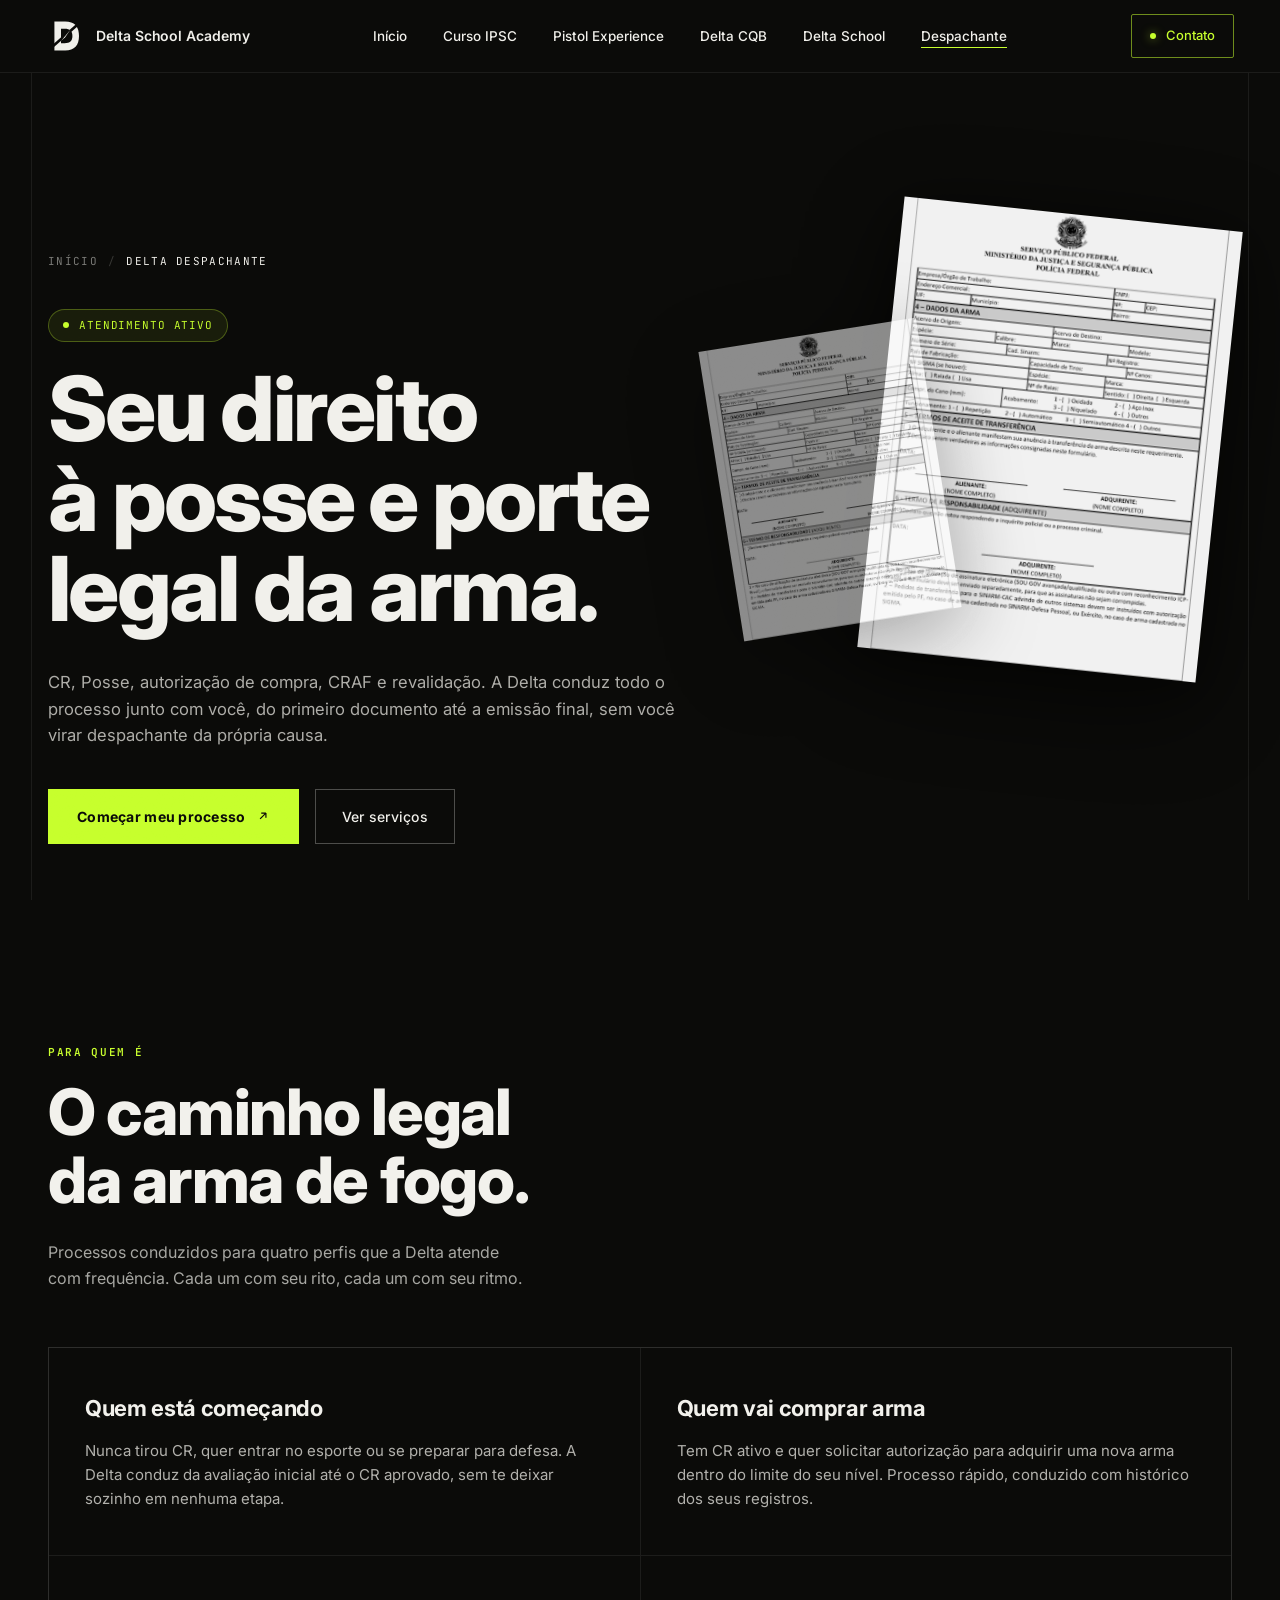
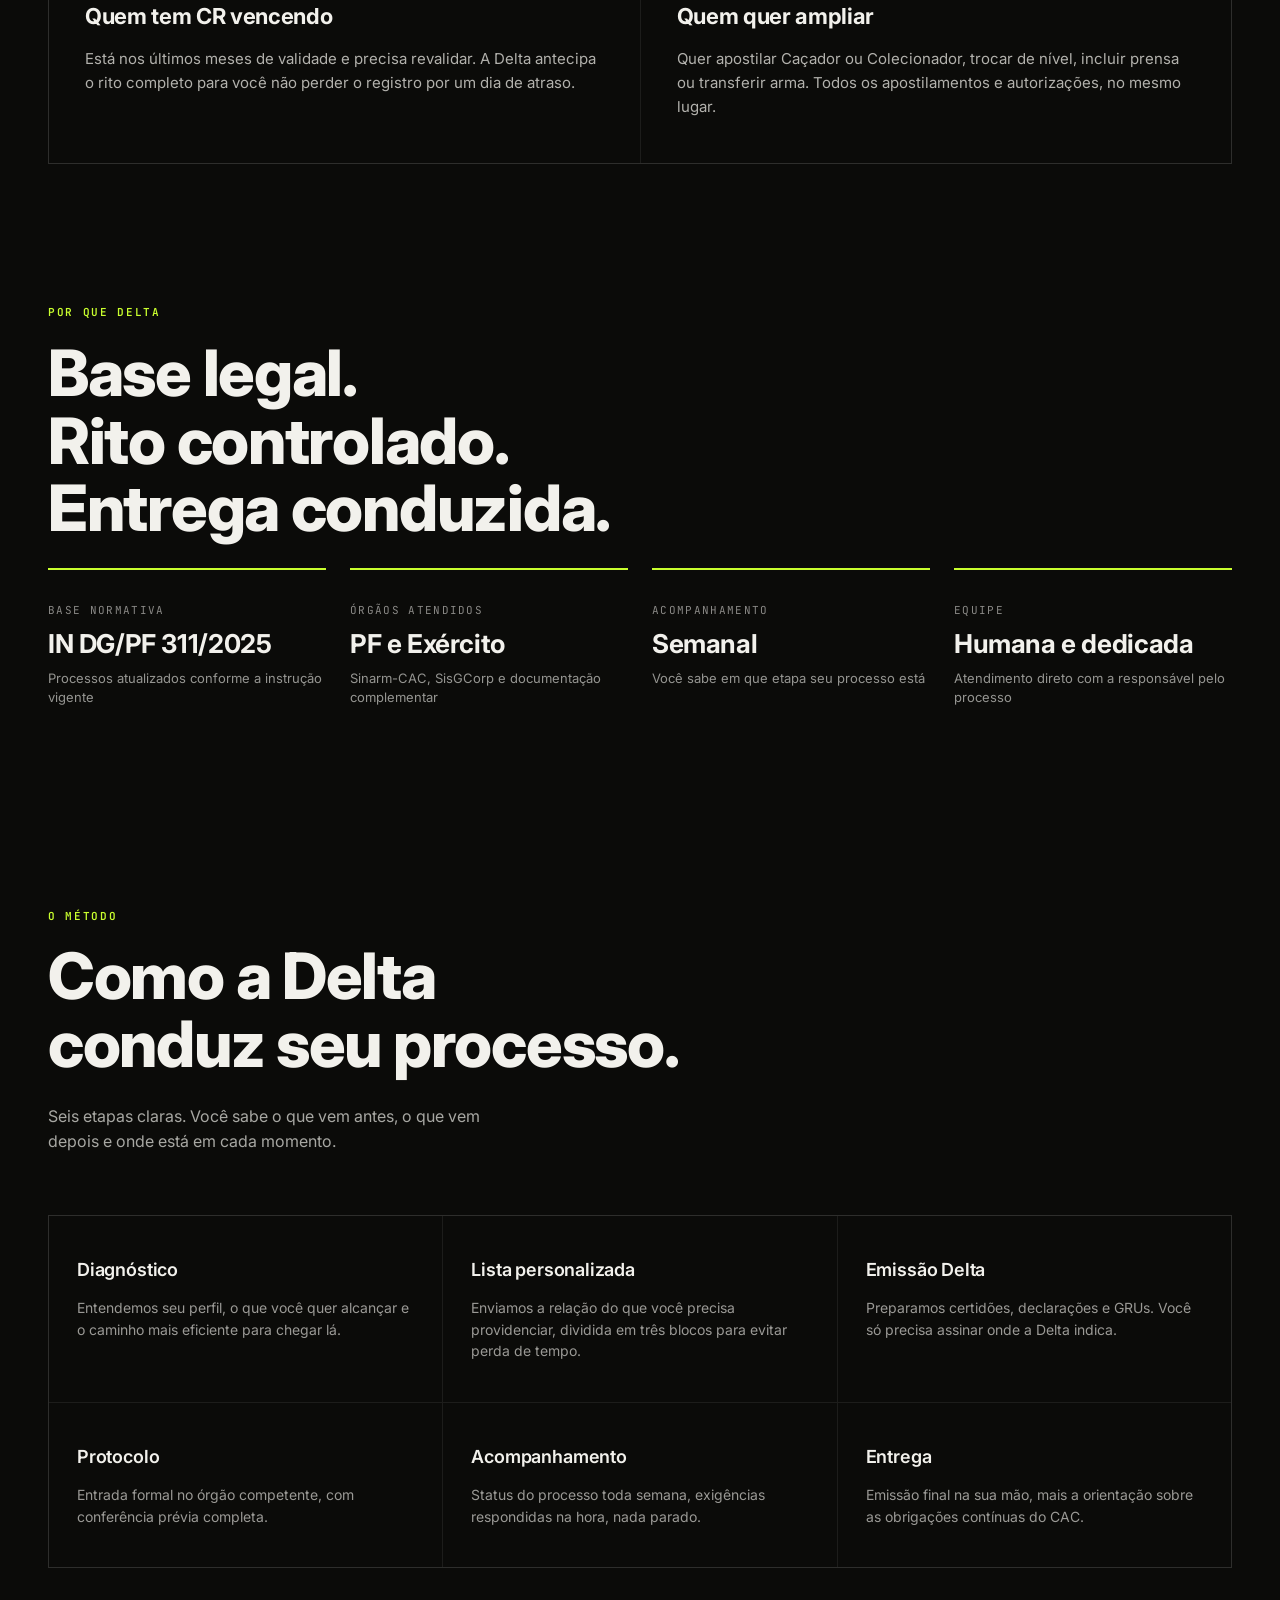
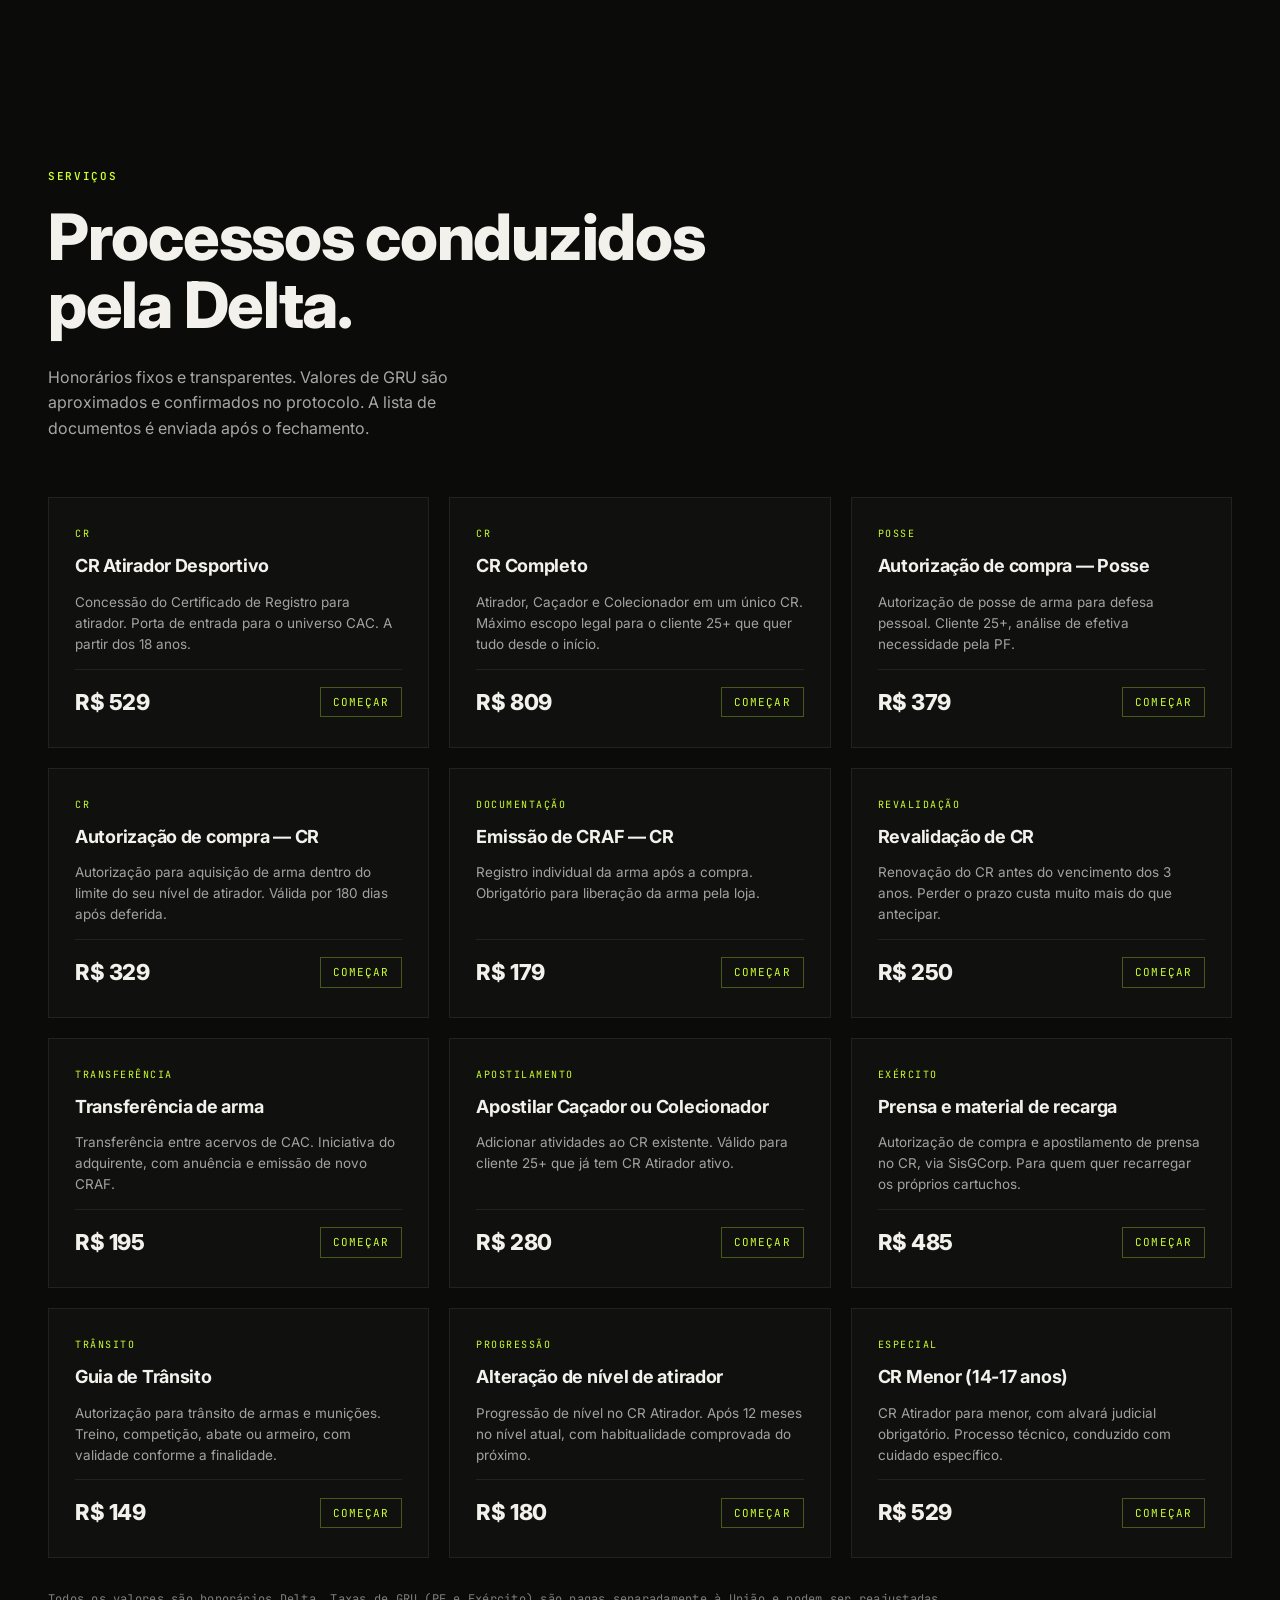
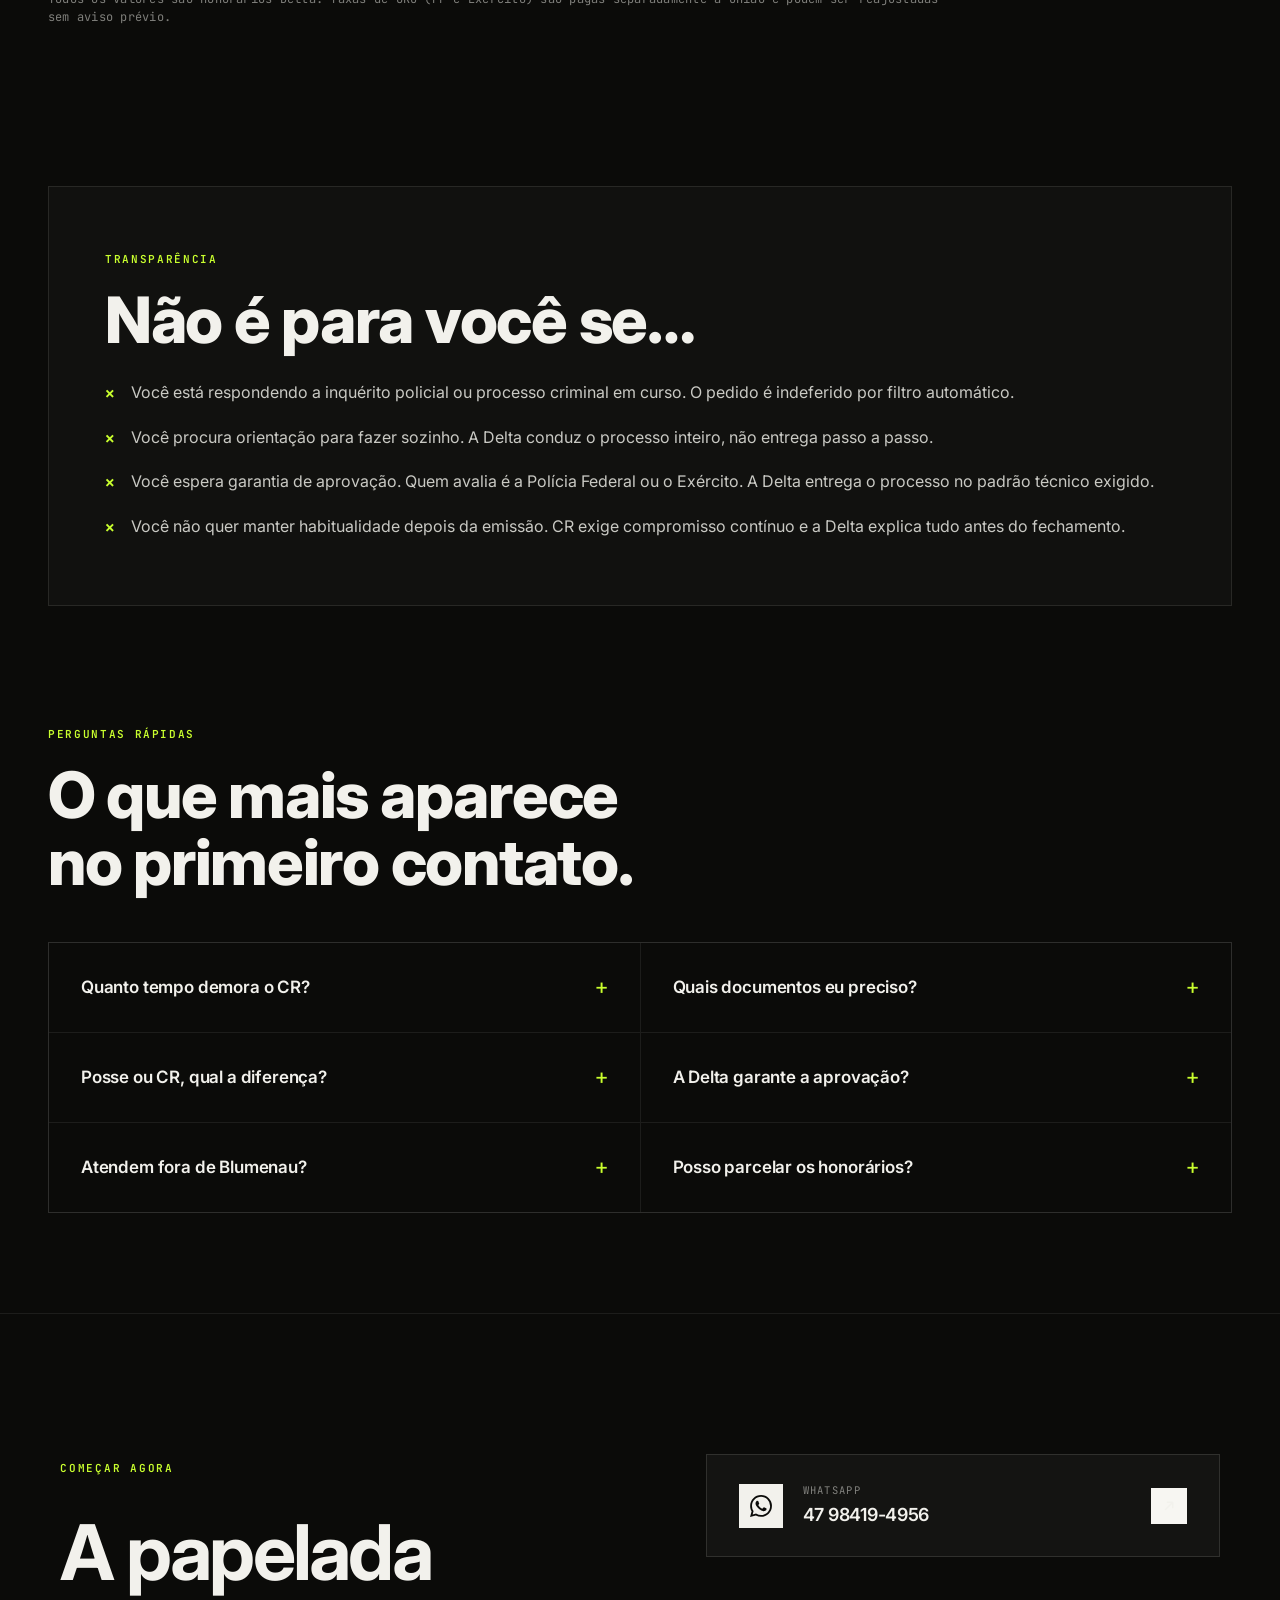
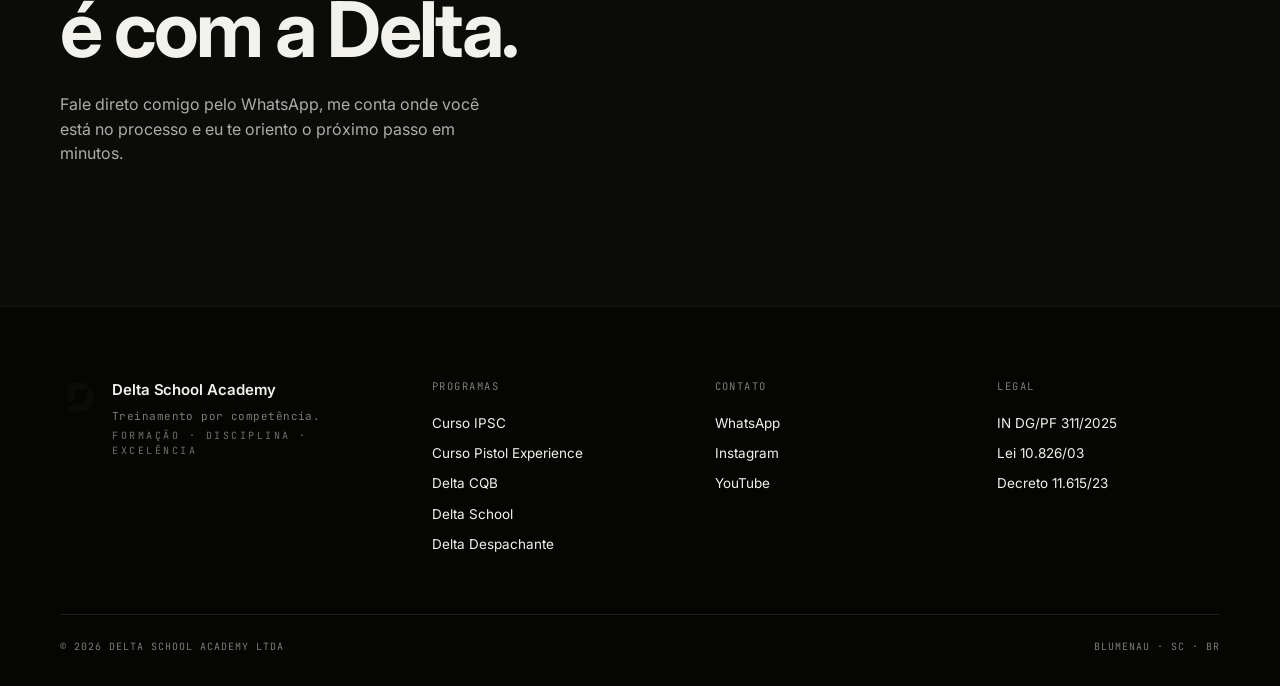
<file: despachante.html>
<!DOCTYPE html>
<html lang="pt-BR">
<head>
<meta charset="UTF-8">
<meta name="viewport" content="width=device-width, initial-scale=1.0">
<title>Delta Despachante | CR, Posse e documentação de armas</title>
<meta name="description" content="Delta Despachante: condução completa de CR Atirador, CR Completo, Posse, autorização de compra, CRAF, revalidação e apostilamento. Processo transparente conforme IN DG/PF 311/2025.">
<meta name="robots" content="index, follow, max-image-preview:large, max-snippet:-1">
<meta name="author" content="Delta School Academy">
<meta name="geo.region" content="BR-SC">
<meta name="geo.placename" content="Blumenau">
<link rel="canonical" href="https://deltaschoolacademy.com.br/despachante.html">
<meta property="og:type" content="website">
<meta property="og:site_name" content="Delta School Academy">
<meta property="og:locale" content="pt_BR">
<meta property="og:title" content="Delta Despachante | CR, Posse e documentação de armas">
<meta property="og:description" content="Delta Despachante: condução completa de CR Atirador, CR Completo, Posse, autorização de compra, CRAF, revalidação e apostilamento. Processo transparente conforme IN DG/PF 311/2025.">
<meta property="og:url" content="https://deltaschoolacademy.com.br/despachante.html">
<meta property="og:image" content="https://deltaschoolacademy.com.br/img/og-cover.jpg">
<meta property="og:image:width" content="1200">
<meta property="og:image:height" content="630">
<meta name="twitter:card" content="summary_large_image">
<meta name="twitter:title" content="Delta Despachante | CR, Posse e documentação de armas">
<meta name="twitter:description" content="Delta Despachante: condução completa de CR Atirador, CR Completo, Posse, autorização de compra, CRAF, revalidação e apostilamento. Processo transparente conforme IN DG/PF 311/2025.">
<meta name="twitter:image" content="https://deltaschoolacademy.com.br/img/og-cover.jpg">
<script type="application/ld+json">
{
  "@context": "https://schema.org",
  "@type": "FAQPage",
  "mainEntity": [
    {
      "@type": "Question",
      "name": "Quanto tempo demora o CR?",
      "acceptedAnswer": {
        "@type": "Answer",
        "text": "Depende do volume do órgão e das exigências que surgem no caminho. Com a documentação completa no padrão certo, o rito segue sem travas e você acompanha o andamento toda semana."
      }
    },
    {
      "@type": "Question",
      "name": "Posse ou CR, qual a diferença?",
      "acceptedAnswer": {
        "@type": "Answer",
        "text": "Posse é para defesa pessoal na residência ou local de trabalho, com análise de efetiva necessidade pela PF. CR é para prática esportiva, caça ou coleção, com regras próprias e ampliação do acervo conforme o nível."
      }
    },
    {
      "@type": "Question",
      "name": "A Delta garante a aprovação?",
      "acceptedAnswer": {
        "@type": "Answer",
        "text": "Nenhum despachante sério garante aprovação, porque quem avalia é o órgão competente. O que a Delta garante é o processo entregue no padrão técnico exigido e o acompanhamento até a decisão."
      }
    },
    {
      "@type": "Question",
      "name": "Atendem fora de Blumenau?",
      "acceptedAnswer": {
        "@type": "Answer",
        "text": "Sim. O processo é remoto na maior parte das etapas. Em serviços que exigem laudos presenciais, a Delta orienta a procurar profissionais credenciados PF na sua região."
      }
    }
  ]
}
</script>
<meta name="theme-color" content="#0B0B09">
<link rel="icon" type="image/svg+xml" href="img/favicon.svg">
<link rel="icon" type="image/png" sizes="32x32" href="img/favicon-32.png">
<link rel="icon" type="image/png" sizes="16x16" href="img/favicon-16.png">
<link rel="shortcut icon" href="img/favicon.ico">
<link rel="apple-touch-icon" sizes="180x180" href="img/apple-touch-icon.png">
<link rel="preconnect" href="https://fonts.googleapis.com">
<link rel="preconnect" href="https://fonts.gstatic.com" crossorigin>
<link rel="stylesheet" href="https://fonts.googleapis.com/css2?family=Inter:wght@300;400;500;600;700;800;900&family=JetBrains+Mono:wght@400;500;600&display=swap">
<link rel="stylesheet" href="styles.css">
<link rel="stylesheet" href="styles-v3.css">
</head>
<body>

<div class="scroll-progress"><div class="bar" id="scrollProgress"></div></div>
<div class="grain" aria-hidden="true"></div>

<div class="side-marquee side-marquee-left" aria-hidden="true">
  <div class="marquee-track">
    <span>DELTA DESPACHANTE · CR · POSSE · AUTORIZAÇÃO DE COMPRA · CRAF · </span>
    <span>DELTA DESPACHANTE · CR · POSSE · AUTORIZAÇÃO DE COMPRA · CRAF · </span>
  </div>
</div>
<div class="side-marquee side-marquee-right" aria-hidden="true">
  <div class="marquee-track">
    <span>IN 311/2025 · LEI 10.826/03 · DEC 11.615/23 · PROCESSO CONDUZIDO · </span>
    <span>IN 311/2025 · LEI 10.826/03 · DEC 11.615/23 · PROCESSO CONDUZIDO · </span>
  </div>
</div>

<header class="nav">
  <div class="nav-inner">
    <a href="index.html" class="brand">
      <svg class="brand-mark-svg" viewBox="0 0 120 120" xmlns="http://www.w3.org/2000/svg">
        <clipPath id="cu00"><polygon points="-12,-12 132,-12 132,-7.3 -12,118.4"/></clipPath>
        <clipPath id="cl00"><polygon points="-12,130.4 132,4.7 132,132 -12,132"/></clipPath>
        <path d="M28 12 H64 C95 12 110 28 110 60 C110 92 95 108 64 108 H28 Z M50 36 H62 C80 36 88 44 88 60 C88 76 80 84 62 84 H50 Z" fill-rule="evenodd" fill="currentColor" clip-path="url(#cu00)"/>
        <path d="M28 12 H64 C95 12 110 28 110 60 C110 92 95 108 64 108 H28 Z M50 36 H62 C80 36 88 44 88 60 C88 76 80 84 62 84 H50 Z" fill-rule="evenodd" fill="currentColor" clip-path="url(#cl00)"/>
        <polygon points="50,76.5 82,38 64,64.1" fill="currentColor"/>
      </svg>
      <span class="brand-wordmark"><span class="brand-name">Delta School Academy</span></span>
    </a>
    <nav class="nav-links">
      <a href="index.html" data-hover>Início</a>
      <a href="instrucao.html" data-hover>Curso IPSC</a>
      <a href="experience.html" data-hover>Pistol Experience</a>
      <a href="cqb.html" data-hover>Delta CQB</a>
      <a href="school.html" data-hover>Delta School</a>
      <a href="despachante.html" class="active" data-hover>Despachante</a>
    </nav>
    <a href="https://wa.me/5547984194956" class="nav-cta" data-hover>
      <span class="dot-neon"></span>
      Contato
    </a>
    <button class="nav-burger" id="navBurger" aria-label="Abrir menu"><span></span><span></span><span></span></button>
  </div>
</header>

<div class="nav-mobile" id="navMobile">
  <div class="nav-mobile-inner">
    <a href="index.html" class="nav-mobile-item"><span>Início</span></a>
    <a href="instrucao.html" class="nav-mobile-item"><span>Curso IPSC</span></a>
    <a href="experience.html" class="nav-mobile-item"><span>Pistol Experience</span></a>
    <a href="cqb.html" class="nav-mobile-item"><span>Delta CQB</span></a>
    <a href="school.html" class="nav-mobile-item"><span>Delta School</span></a>
    <a href="despachante.html" class="nav-mobile-item active"><span>Despachante</span></a>
    <a href="https://wa.me/5547984194956" class="nav-mobile-cta">
      <span class="dot-neon pulse"></span>
      Falar no WhatsApp
    </a>
  </div>
</div>

<main>

  <!-- HERO -->
  <section class="page-hero dp-hero">
    <!-- Documento flutuante decorativo -->
    <div class="doc-float doc-float-a" aria-hidden="true">
      <img src="img/documento-pf.png" alt="" loading="lazy">
    </div>
    <div class="doc-float doc-float-b" aria-hidden="true">
      <img src="img/documento-pf.png" alt="" loading="lazy">
    </div>
    <div class="page-hero-inner">
      <div class="page-crumb">
        <a href="index.html">Início</a>
        <span class="sep">/</span>
        <span class="current">Delta Despachante</span>
      </div>
      <div class="status-tag">
        <span class="status-dot"></span>
        <span>Atendimento ativo</span>
      </div>
      <h1 class="page-title title-mask">Seu direito<br>à posse e porte<br>legal da arma.</h1>
      <p class="page-lede">
        CR, Posse, autorização de compra, CRAF e revalidação. A Delta conduz todo o processo junto com você, do primeiro documento até a emissão final, sem você virar despachante da própria causa.
      </p>
      <div class="hero-ctas">
        <a href="https://wa.me/5547984194956?text=Quero%20começar%20meu%20processo%20com%20a%20Delta%20Despachante" class="btn-primary">
          Começar meu processo
          <svg width="14" height="14" viewBox="0 0 24 24" fill="none" stroke="currentColor" stroke-width="2"><path d="M7 17L17 7M17 7H9M17 7V15"/></svg>
        </a>
        <a href="#servicos" class="btn-ghost">Ver serviços</a>
      </div>
    </div>
  </section>

  <!-- PARA QUEM É -->
  <section class="pq-section">
    <div class="pq-head">
      <span class="section-eyebrow">Para quem é</span>
      <h2 class="section-title title-mask">O caminho legal<br>da arma de fogo.</h2>
      <p class="section-sub">Processos conduzidos para quatro perfis que a Delta atende com frequência. Cada um com seu rito, cada um com seu ritmo.</p>
    </div>
    <div class="pq-grid reveal-stagger">

      <div class="pq-card">
        <h3 class="pq-title">Quem está começando</h3>
        <p class="pq-desc">Nunca tirou CR, quer entrar no esporte ou se preparar para defesa. A Delta conduz da avaliação inicial até o CR aprovado, sem te deixar sozinho em nenhuma etapa.</p>
      </div>

      <div class="pq-card">
        <h3 class="pq-title">Quem vai comprar arma</h3>
        <p class="pq-desc">Tem CR ativo e quer solicitar autorização para adquirir uma nova arma dentro do limite do seu nível. Processo rápido, conduzido com histórico dos seus registros.</p>
      </div>

      <div class="pq-card">
        <h3 class="pq-title">Quem tem CR vencendo</h3>
        <p class="pq-desc">Está nos últimos meses de validade e precisa revalidar. A Delta antecipa o rito completo para você não perder o registro por um dia de atraso.</p>
      </div>

      <div class="pq-card">
        <h3 class="pq-title">Quem quer ampliar</h3>
        <p class="pq-desc">Quer apostilar Caçador ou Colecionador, trocar de nível, incluir prensa ou transferir arma. Todos os apostilamentos e autorizações, no mesmo lugar.</p>
      </div>

    </div>
  </section>

  <!-- NÚMEROS / AUTORIDADE -->
  <section class="dp-authority">
    <div class="dp-auth-inner">
      <span class="section-eyebrow eyebrow-neon">Por que Delta</span>
      <h2 class="section-title title-mask">Base legal.<br>Rito controlado.<br>Entrega conduzida.</h2>
      <div class="dp-auth-grid">
        <div class="dp-auth-item">
          <span class="dp-auth-label">Base normativa</span>
          <span class="dp-auth-value">IN DG/PF 311/2025</span>
          <span class="dp-auth-note">Processos atualizados conforme a instrução vigente</span>
        </div>
        <div class="dp-auth-item">
          <span class="dp-auth-label">Órgãos atendidos</span>
          <span class="dp-auth-value">PF e Exército</span>
          <span class="dp-auth-note">Sinarm-CAC, SisGCorp e documentação complementar</span>
        </div>
        <div class="dp-auth-item">
          <span class="dp-auth-label">Acompanhamento</span>
          <span class="dp-auth-value">Semanal</span>
          <span class="dp-auth-note">Você sabe em que etapa seu processo está</span>
        </div>
        <div class="dp-auth-item">
          <span class="dp-auth-label">Equipe</span>
          <span class="dp-auth-value">Humana e dedicada</span>
          <span class="dp-auth-note">Atendimento direto com a responsável pelo processo</span>
        </div>
      </div>
    </div>
  </section>

  <!-- MÉTODO -->
  <section class="method-section">
    <div class="method-head">
      <span class="section-eyebrow">O método</span>
      <h2 class="section-title title-mask">Como a Delta<br>conduz seu processo.</h2>
      <p class="section-sub">Seis etapas claras. Você sabe o que vem antes, o que vem depois e onde está em cada momento.</p>
    </div>
    <div class="method-grid method-grid-6 reveal-stagger">
      <div class="method-item">
        <h3 class="method-title">Diagnóstico</h3>
        <p class="method-desc">Entendemos seu perfil, o que você quer alcançar e o caminho mais eficiente para chegar lá.</p>
      </div>
      <div class="method-item">
        <h3 class="method-title">Lista personalizada</h3>
        <p class="method-desc">Enviamos a relação do que você precisa providenciar, dividida em três blocos para evitar perda de tempo.</p>
      </div>
      <div class="method-item">
        <h3 class="method-title">Emissão Delta</h3>
        <p class="method-desc">Preparamos certidões, declarações e GRUs. Você só precisa assinar onde a Delta indica.</p>
      </div>
      <div class="method-item">
        <h3 class="method-title">Protocolo</h3>
        <p class="method-desc">Entrada formal no órgão competente, com conferência prévia completa.</p>
      </div>
      <div class="method-item">
        <h3 class="method-title">Acompanhamento</h3>
        <p class="method-desc">Status do processo toda semana, exigências respondidas na hora, nada parado.</p>
      </div>
      <div class="method-item">
        <h3 class="method-title">Entrega</h3>
        <p class="method-desc">Emissão final na sua mão, mais a orientação sobre as obrigações contínuas do CAC.</p>
      </div>
    </div>
  </section>

  <!-- SERVIÇOS -->
  <section id="servicos" class="services-section">
    <div class="services-head">
      <span class="section-eyebrow">Serviços</span>
      <h2 class="section-title title-mask">Processos conduzidos<br>pela Delta.</h2>
      <p class="section-sub">Honorários fixos e transparentes. Valores de GRU são aproximados e confirmados no protocolo. A lista de documentos é enviada após o fechamento.</p>
    </div>
    <div class="svc-tabs" role="tablist" aria-label="Categorias de serviços">
      <button class="svc-tab active" data-cat="todos">Todos</button>
      <button class="svc-tab" data-cat="cr">CR</button>
      <button class="svc-tab" data-cat="posse">Posse</button>
      <button class="svc-tab" data-cat="documentacao">Documentos</button>
      <button class="svc-tab" data-cat="operacoes">Operações</button>
    </div>
    <div class="services-grid reveal-stagger">

      <article class="svc-card" data-cat="cr">
        <div class="svc-head">
          <span class="svc-cat">CR</span>
        </div>
        <h3 class="svc-title">CR Atirador Desportivo</h3>
        <p class="svc-desc">Concessão do Certificado de Registro para atirador. Porta de entrada para o universo CAC. A partir dos 18 anos.</p>
        <div class="svc-foot">
          <span class="svc-price">R$ 529</span>
          <a href="https://wa.me/5547984194956?text=Quero%20começar%20meu%20CR%20Atirador" class="svc-link">Começar</a>
        </div>
      </article>

      <article class="svc-card" data-cat="cr">
        <div class="svc-head">
          <span class="svc-cat">CR</span>
        </div>
        <h3 class="svc-title">CR Completo</h3>
        <p class="svc-desc">Atirador, Caçador e Colecionador em um único CR. Máximo escopo legal para o cliente 25+ que quer tudo desde o início.</p>
        <div class="svc-foot">
          <span class="svc-price">R$ 809</span>
          <a href="https://wa.me/5547984194956?text=Ol%C3%A1%2C%20vim%20pelo%20site%20da%20Delta%20e%20gostaria%20de%20saber%20mais%20sobre%20a%20emiss%C3%A3o%20do%20CR%20Completo." class="svc-link">Começar</a>
        </div>
      </article>

      <article class="svc-card" data-cat="posse">
        <div class="svc-head">
          <span class="svc-cat">Posse</span>
        </div>
        <h3 class="svc-title">Autorização de compra — Posse</h3>
        <p class="svc-desc">Autorização de posse de arma para defesa pessoal. Cliente 25+, análise de efetiva necessidade pela PF.</p>
        <div class="svc-foot">
          <span class="svc-price">R$ 379</span>
          <a href="https://wa.me/5547984194956?text=Quero%20solicitar%20autorização%20de%20Posse" class="svc-link">Começar</a>
        </div>
      </article>

      <article class="svc-card" data-cat="cr">
        <div class="svc-head">
          <span class="svc-cat">CR</span>
        </div>
        <h3 class="svc-title">Autorização de compra — CR</h3>
        <p class="svc-desc">Autorização para aquisição de arma dentro do limite do seu nível de atirador. Válida por 180 dias após deferida.</p>
        <div class="svc-foot">
          <span class="svc-price">R$ 329</span>
          <a href="https://wa.me/5547984194956?text=Quero%20solicitar%20autorização%20de%20compra" class="svc-link">Começar</a>
        </div>
      </article>

      <article class="svc-card" data-cat="documentacao">
        <div class="svc-head">
          <span class="svc-cat">Documentação</span>
        </div>
        <h3 class="svc-title">Emissão de CRAF — CR</h3>
        <p class="svc-desc">Registro individual da arma após a compra. Obrigatório para liberação da arma pela loja.</p>
        <div class="svc-foot">
          <span class="svc-price">R$ 179</span>
          <a href="https://wa.me/5547984194956?text=Ol%C3%A1%2C%20vim%20pelo%20site%20da%20Delta%20e%20gostaria%20de%20saber%20mais%20sobre%20a%20emiss%C3%A3o%20do%20CRAF." class="svc-link">Começar</a>
        </div>
      </article>

      <article class="svc-card" data-cat="operacoes">
        <div class="svc-head">
          <span class="svc-cat">Revalidação</span>
        </div>
        <h3 class="svc-title">Revalidação de CR</h3>
        <p class="svc-desc">Renovação do CR antes do vencimento dos 3 anos. Perder o prazo custa muito mais do que antecipar.</p>
        <div class="svc-foot">
          <span class="svc-price">R$ 250</span>
          <a href="https://wa.me/5547984194956?text=Ol%C3%A1%2C%20vim%20pelo%20site%20da%20Delta%20e%20gostaria%20de%20saber%20mais%20sobre%20a%20revalida%C3%A7%C3%A3o%20de%20CR." class="svc-link">Começar</a>
        </div>
      </article>

      <article class="svc-card" data-cat="operacoes">
        <div class="svc-head">
          <span class="svc-cat">Transferência</span>
        </div>
        <h3 class="svc-title">Transferência de arma</h3>
        <p class="svc-desc">Transferência entre acervos de CAC. Iniciativa do adquirente, com anuência e emissão de novo CRAF.</p>
        <div class="svc-foot">
          <span class="svc-price">R$ 195</span>
          <a href="https://wa.me/5547984194956?text=Quero%20fazer%20uma%20transferência%20de%20arma" class="svc-link">Começar</a>
        </div>
      </article>

      <article class="svc-card" data-cat="operacoes">
        <div class="svc-head">
          <span class="svc-cat">Apostilamento</span>
        </div>
        <h3 class="svc-title">Apostilar Caçador ou Colecionador</h3>
        <p class="svc-desc">Adicionar atividades ao CR existente. Válido para cliente 25+ que já tem CR Atirador ativo.</p>
        <div class="svc-foot">
          <span class="svc-price">R$ 280</span>
          <a href="https://wa.me/5547984194956?text=Ol%C3%A1%2C%20vim%20pelo%20site%20da%20Delta%20e%20gostaria%20de%20saber%20mais%20sobre%20o%20apostilamento%20de%20Ca%C3%A7ador%20ou%20Colecionador." class="svc-link">Começar</a>
        </div>
      </article>

      <article class="svc-card" data-cat="operacoes">
        <div class="svc-head">
          <span class="svc-cat">Exército</span>
        </div>
        <h3 class="svc-title">Prensa e material de recarga</h3>
        <p class="svc-desc">Autorização de compra e apostilamento de prensa no CR, via SisGCorp. Para quem quer recarregar os próprios cartuchos.</p>
        <div class="svc-foot">
          <span class="svc-price">R$ 485</span>
          <a href="https://wa.me/5547984194956?text=Quero%20autorização%20para%20prensa%20de%20recarga" class="svc-link">Começar</a>
        </div>
      </article>

      <article class="svc-card" data-cat="operacoes">
        <div class="svc-head">
          <span class="svc-cat">Trânsito</span>
        </div>
        <h3 class="svc-title">Guia de Trânsito</h3>
        <p class="svc-desc">Autorização para trânsito de armas e munições. Treino, competição, abate ou armeiro, com validade conforme a finalidade.</p>
        <div class="svc-foot">
          <span class="svc-price">R$ 149</span>
          <a href="https://wa.me/5547984194956?text=Quero%20solicitar%20uma%20Guia%20de%20Trânsito" class="svc-link">Começar</a>
        </div>
      </article>

      <article class="svc-card" data-cat="operacoes">
        <div class="svc-head">
          <span class="svc-cat">Progressão</span>
        </div>
        <h3 class="svc-title">Alteração de nível de atirador</h3>
        <p class="svc-desc">Progressão de nível no CR Atirador. Após 12 meses no nível atual, com habitualidade comprovada do próximo.</p>
        <div class="svc-foot">
          <span class="svc-price">R$ 180</span>
          <a href="https://wa.me/5547984194956?text=Quero%20alterar%20meu%20nível%20de%20atirador" class="svc-link">Começar</a>
        </div>
      </article>

      <article class="svc-card" data-cat="cr">
        <div class="svc-head">
          <span class="svc-cat">Especial</span>
        </div>
        <h3 class="svc-title">CR Menor (14-17 anos)</h3>
        <p class="svc-desc">CR Atirador para menor, com alvará judicial obrigatório. Processo técnico, conduzido com cuidado específico.</p>
        <div class="svc-foot">
          <span class="svc-price">R$ 529</span>
          <a href="https://wa.me/5547984194956?text=Quero%20informações%20sobre%20CR%20Menor" class="svc-link">Começar</a>
        </div>
      </article>

    </div>
    <p class="services-note">Todos os valores são honorários Delta. Taxas de GRU (PF e Exército) são pagas separadamente à União e podem ser reajustadas sem aviso prévio.</p>
  </section>

  <!-- NÃO É PRA VOCÊ SE -->
  <section class="filter-section">
    <div class="filter-inner">
      <span class="section-eyebrow eyebrow-neon">Transparência</span>
      <h2 class="section-title title-mask">Não é para você se…</h2>
      <ul class="filter-list">
        <li><span class="fx">✕</span> Você está respondendo a inquérito policial ou processo criminal em curso. O pedido é indeferido por filtro automático.</li>
        <li><span class="fx">✕</span> Você procura orientação para fazer sozinho. A Delta conduz o processo inteiro, não entrega passo a passo.</li>
        <li><span class="fx">✕</span> Você espera garantia de aprovação. Quem avalia é a Polícia Federal ou o Exército. A Delta entrega o processo no padrão técnico exigido.</li>
        <li><span class="fx">✕</span> Você não quer manter habitualidade depois da emissão. CR exige compromisso contínuo e a Delta explica tudo antes do fechamento.</li>
      </ul>
    </div>
  </section>

  <!-- FAQ -->
  <section class="faq-section">
    <div class="faq-head">
      <span class="section-eyebrow">Perguntas rápidas</span>
      <h2 class="section-title title-mask">O que mais aparece<br>no primeiro contato.</h2>
    </div>
    <div class="faq-grid">
      <details class="faq-item">
        <summary>Quanto tempo demora o CR?</summary>
        <p>Depende do volume do órgão e das exigências que surgem no caminho. Com a documentação completa no padrão certo, o rito segue sem travas e você acompanha o andamento toda semana.</p>
      </details>
      <details class="faq-item">
        <summary>Quais documentos eu preciso?</summary>
        <p>A lista personalizada vai depender do seu perfil e do serviço. Depois do fechamento, a responsável pelo seu processo envia a relação completa, dividida em três blocos para facilitar a coleta.</p>
      </details>
      <details class="faq-item">
        <summary>Posse ou CR, qual a diferença?</summary>
        <p>Posse é para defesa pessoal na residência ou local de trabalho, com análise de efetiva necessidade pela PF. CR é para prática esportiva, caça ou coleção, com regras próprias e ampliação do acervo conforme o nível.</p>
      </details>
      <details class="faq-item">
        <summary>A Delta garante a aprovação?</summary>
        <p>Nenhum despachante sério garante aprovação, porque quem avalia é o órgão competente. O que a Delta garante é o processo entregue no padrão técnico exigido e o acompanhamento até a decisão.</p>
      </details>
      <details class="faq-item">
        <summary>Atendem fora de Blumenau?</summary>
        <p>Sim. O processo é remoto na maior parte das etapas. Em serviços que exigem laudos presenciais (psicológico e técnico), a Delta orienta a procurar profissionais credenciados PF na sua região.</p>
      </details>
      <details class="faq-item">
        <summary>Posso parcelar os honorários?</summary>
        <p>Sim, o parcelamento é tratado no fechamento conforme o serviço contratado. Falamos disso direto no WhatsApp, caso a caso.</p>
      </details>
    </div>
  </section>

  <!-- CTA FINAL -->
  <section class="cta-close">
    <div class="cta-close-grid">
      <div class="cta-close-left">
        <span class="section-eyebrow eyebrow-neon">Começar agora</span>
        <h2 class="cta-close-title title-mask">A papelada<br>é com a Delta.</h2>
        <p class="cta-close-sub">Fale direto comigo pelo WhatsApp, me conta onde você está no processo e eu te oriento o próximo passo em minutos.</p>
      </div>
      <div class="cta-close-right">
        <a href="https://wa.me/5547984194956?text=Quero%20começar%20meu%20processo%20com%20a%20Delta%20Despachante" class="contact-card-v3">
          <div class="cc-ico">
            <svg width="22" height="22" viewBox="0 0 24 24" fill="currentColor"><path d="M17.472 14.382c-.297-.149-1.758-.867-2.03-.967-.273-.099-.471-.148-.67.15-.197.297-.767.966-.94 1.164-.173.199-.347.223-.644.075-.297-.15-1.255-.463-2.39-1.475-.883-.788-1.48-1.761-1.653-2.059-.173-.297-.018-.458.13-.606.134-.133.298-.347.446-.52.149-.174.198-.298.298-.497.099-.198.05-.371-.025-.52-.075-.149-.669-1.612-.916-2.207-.242-.579-.487-.5-.669-.51-.173-.008-.371-.01-.57-.01-.198 0-.52.074-.792.372-.272.297-1.04 1.016-1.04 2.479 0 1.462 1.065 2.875 1.213 3.074.149.198 2.096 3.2 5.077 4.487.709.306 1.263.489 1.694.625.712.227 1.36.195 1.871.118.571-.085 1.758-.719 2.006-1.413.248-.694.248-1.289.173-1.413-.074-.124-.272-.198-.57-.347m-5.421 7.403h-.004a9.87 9.87 0 01-5.031-1.378l-.361-.214-3.741.982.998-3.648-.235-.374a9.86 9.86 0 01-1.51-5.26c.001-5.45 4.436-9.884 9.888-9.884 2.64 0 5.122 1.03 6.988 2.898a9.825 9.825 0 012.893 6.994c-.003 5.45-4.437 9.884-9.885 9.884m8.413-18.297A11.815 11.815 0 0012.05 0C5.495 0 .16 5.335.157 11.892c0 2.096.547 4.142 1.588 5.945L.057 24l6.305-1.654a11.882 11.882 0 005.683 1.448h.005c6.554 0 11.89-5.335 11.893-11.893a11.821 11.821 0 00-3.48-8.413z"/></svg>
          </div>
          <div class="cc-body">
            <span class="cc-label">WhatsApp</span>
            <span class="cc-value">47 98419-4956</span>
          </div>
          <span class="cc-arrow">
            <svg width="18" height="18" viewBox="0 0 24 24" fill="none" stroke="currentColor" stroke-width="2"><path d="M7 17L17 7M17 7H9M17 7V15"/></svg>
          </span>
        </a>
      </div>
    </div>
  </section>

</main>

<footer class="footer-v3">
  <div class="footer-v3-inner">
    <div class="footer-v3-brand">
      <svg class="brand-mark-svg" viewBox="0 0 120 120" xmlns="http://www.w3.org/2000/svg">
        <clipPath id="fcu"><polygon points="-12,-12 132,-12 132,-7.3 -12,118.4"/></clipPath>
        <clipPath id="fcl"><polygon points="-12,130.4 132,4.7 132,132 -12,132"/></clipPath>
        <path d="M28 12 H64 C95 12 110 28 110 60 C110 92 95 108 64 108 H28 Z M50 36 H62 C80 36 88 44 88 60 C88 76 80 84 62 84 H50 Z" fill-rule="evenodd" fill="currentColor" clip-path="url(#fcu)"/>
        <path d="M28 12 H64 C95 12 110 28 110 60 C110 92 95 108 64 108 H28 Z M50 36 H62 C80 36 88 44 88 60 C88 76 80 84 62 84 H50 Z" fill-rule="evenodd" fill="currentColor" clip-path="url(#fcl)"/>
        <polygon points="50,76.5 82,38 64,64.1" fill="currentColor"/>
      </svg>
      <div>
        <div class="footer-v3-name">Delta School Academy</div>
        <div class="footer-v3-tagline">Treinamento por competência.</div>
        <div class="footer-v3-slogan">Formação · Disciplina · Excelência</div>
      </div>
    </div>
    <div class="footer-v3-cols">
      <div class="footer-v3-col">
        <span class="footer-v3-label">Programas</span>
        <a href="instrucao.html">Curso IPSC</a>
        <a href="experience.html">Curso Pistol Experience</a>
        <a href="cqb.html">Delta CQB</a>
        <a href="school.html">Delta School</a>
        <a href="despachante.html">Delta Despachante</a>
      </div>
      <div class="footer-v3-col">
        <span class="footer-v3-label">Contato</span>
        <a href="https://wa.me/5547984194956">WhatsApp</a>
        <a href="https://instagram.com/deltaschoolacademy" target="_blank">Instagram</a>
        <a href="https://youtube.com/@deltaschoolacademy" target="_blank">YouTube</a>
      </div>
      <div class="footer-v3-col">
        <span class="footer-v3-label">Legal</span>
        <a href="#">IN DG/PF 311/2025</a>
        <a href="#">Lei 10.826/03</a>
        <a href="#">Decreto 11.615/23</a>
      </div>
    </div>
  </div>
  <div class="footer-v3-base">
    <span>© 2026 DELTA SCHOOL ACADEMY LTDA</span>
    <span>BLUMENAU · SC · BR</span>
  </div>
</footer>

<div class="mobile-cta">
  <a href="https://wa.me/5547984194956?text=Quero%20começar%20meu%20processo%20com%20a%20Delta%20Despachante" class="btn-mobile">
    <svg viewBox="0 0 24 24" fill="currentColor"><path d="M17.472 14.382c-.297-.149-1.758-.867-2.03-.967-.273-.099-.471-.148-.67.15-.197.297-.767.966-.94 1.164-.173.199-.347.223-.644.075-.297-.15-1.255-.463-2.39-1.475-.883-.788-1.48-1.761-1.653-2.059-.173-.297-.018-.458.13-.606.134-.133.298-.347.446-.52.149-.174.198-.298.298-.497.099-.198.05-.371-.025-.52-.075-.149-.669-1.612-.916-2.207-.242-.579-.487-.5-.669-.51-.173-.008-.371-.01-.57-.01-.198 0-.52.074-.792.372-.272.297-1.04 1.016-1.04 2.479 0 1.462 1.065 2.875 1.213 3.074.149.198 2.096 3.2 5.077 4.487.709.306 1.263.489 1.694.625.712.227 1.36.195 1.871.118.571-.085 1.758-.719 2.006-1.413.248-.694.248-1.289.173-1.413-.074-.124-.272-.198-.57-.347m-5.421 7.403h-.004a9.87 9.87 0 01-5.031-1.378l-.361-.214-3.741.982.998-3.648-.235-.374a9.86 9.86 0 01-1.51-5.26c.001-5.45 4.436-9.884 9.888-9.884 2.64 0 5.122 1.03 6.988 2.898a9.825 9.825 0 012.893 6.994c-.003 5.45-4.437 9.884-9.885 9.884m8.413-18.297A11.815 11.815 0 0012.05 0C5.495 0 .16 5.335.157 11.892c0 2.096.547 4.142 1.588 5.945L.057 24l6.305-1.654a11.882 11.882 0 005.683 1.448h.005c6.554 0 11.89-5.335 11.893-11.893a11.821 11.821 0 00-3.48-8.413z"/></svg>
    Começar processo
  </a>
</div>

<script src="script.js"></script>
<script src="script-v3.js"></script>
</body>
</html>
</file>
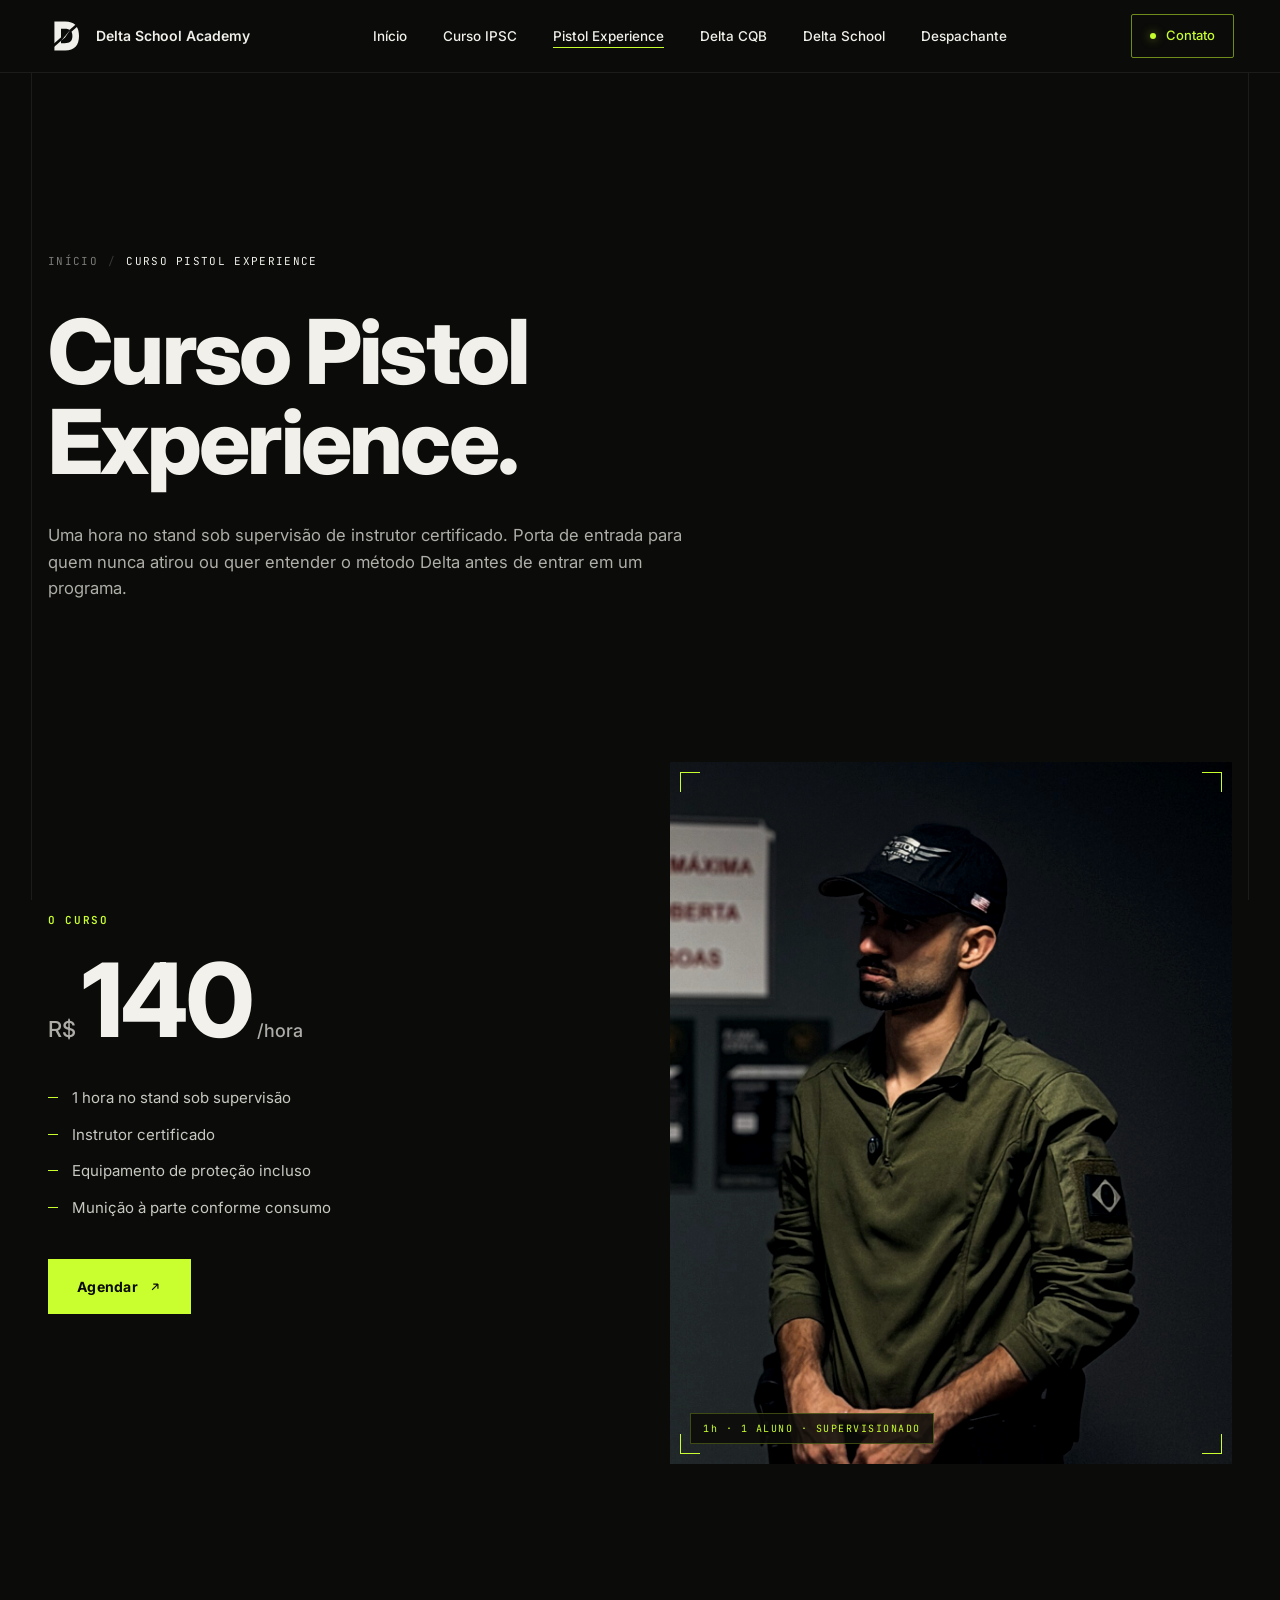
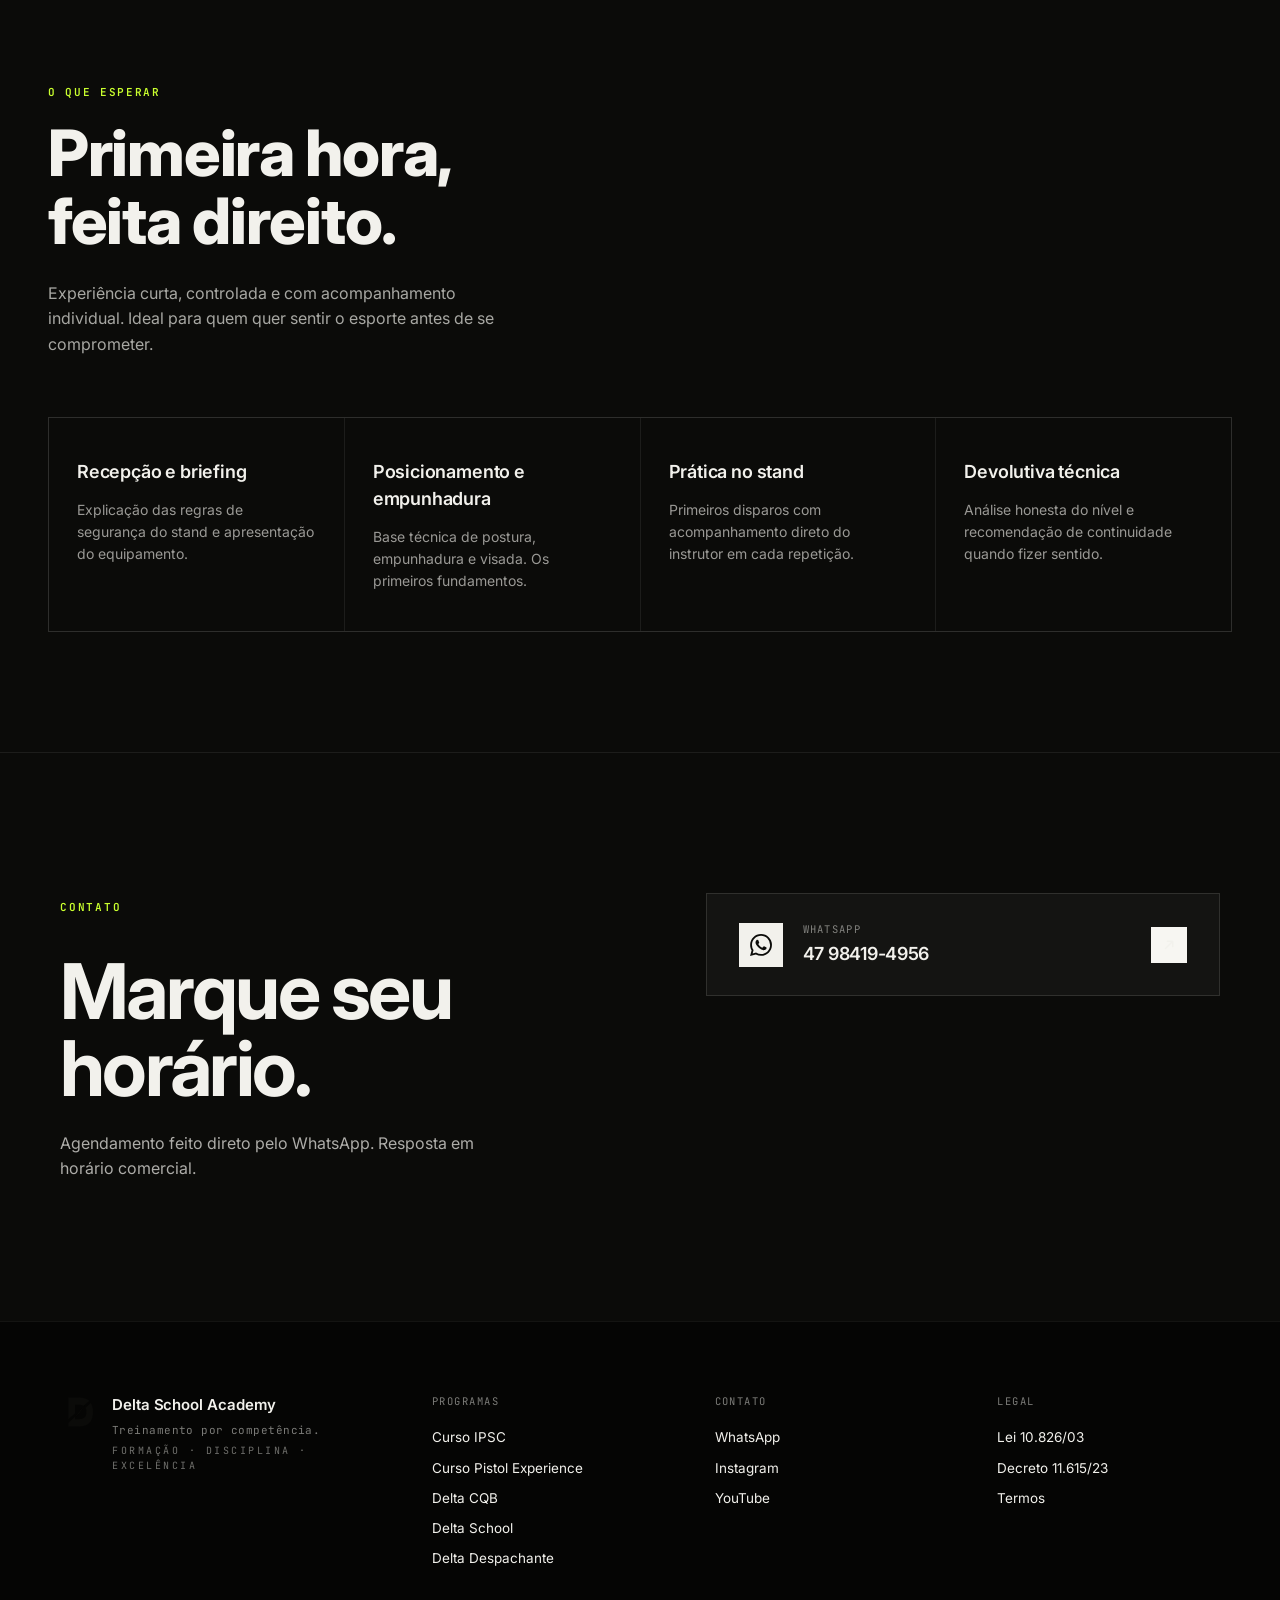
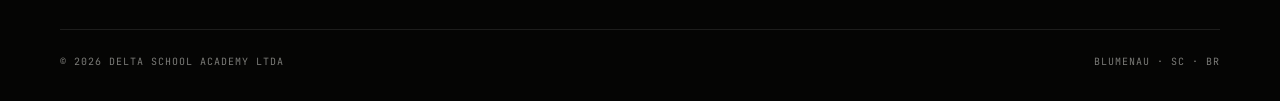
<file: experience.html>
<!DOCTYPE html>
<html lang="pt-BR">
<head>
<meta charset="UTF-8">
<meta name="viewport" content="width=device-width, initial-scale=1.0">
<title>Pistol Experience | Primeira hora no stand de tiro | Delta</title>
<meta name="description" content="Curso Pistol Experience: primeira hora supervisionada no stand de tiro em Blumenau. R$ 140/hora com instrutor certificado. Porta de entrada para quem nunca atirou.">
<meta name="robots" content="index, follow, max-image-preview:large, max-snippet:-1">
<meta name="author" content="Delta School Academy">
<meta name="geo.region" content="BR-SC">
<meta name="geo.placename" content="Blumenau">
<link rel="canonical" href="https://deltaschoolacademy.com.br/experience.html">
<meta property="og:type" content="website">
<meta property="og:site_name" content="Delta School Academy">
<meta property="og:locale" content="pt_BR">
<meta property="og:title" content="Pistol Experience | Primeira hora no stand de tiro | Delta">
<meta property="og:description" content="Curso Pistol Experience: primeira hora supervisionada no stand de tiro em Blumenau. R$ 140/hora com instrutor certificado. Porta de entrada para quem nunca atirou.">
<meta property="og:url" content="https://deltaschoolacademy.com.br/experience.html">
<meta property="og:image" content="https://deltaschoolacademy.com.br/img/og-cover.jpg">
<meta property="og:image:width" content="1200">
<meta property="og:image:height" content="630">
<meta name="twitter:card" content="summary_large_image">
<meta name="twitter:title" content="Pistol Experience | Primeira hora no stand de tiro | Delta">
<meta name="twitter:description" content="Curso Pistol Experience: primeira hora supervisionada no stand de tiro em Blumenau. R$ 140/hora com instrutor certificado. Porta de entrada para quem nunca atirou.">
<meta name="twitter:image" content="https://deltaschoolacademy.com.br/img/og-cover.jpg">
<script type="application/ld+json">
{
  "@context": "https://schema.org",
  "@type": "Course",
  "name": "Curso Pistol Experience",
  "description": "Uma hora supervisionada no stand de tiro. Porta de entrada para iniciantes.",
  "provider": {
    "@type": "EducationalOrganization",
    "name": "Delta School Academy",
    "url": "https://deltaschoolacademy.com.br/"
  },
  "offers": {"@type": "Offer", "price": "140", "priceCurrency": "BRL"}
}
</script>
<meta name="theme-color" content="#0B0B09">
<link rel="icon" type="image/svg+xml" href="img/favicon.svg">
<link rel="icon" type="image/png" sizes="32x32" href="img/favicon-32.png">
<link rel="icon" type="image/png" sizes="16x16" href="img/favicon-16.png">
<link rel="shortcut icon" href="img/favicon.ico">
<link rel="apple-touch-icon" sizes="180x180" href="img/apple-touch-icon.png">
<link rel="preconnect" href="https://fonts.googleapis.com">
<link rel="preconnect" href="https://fonts.gstatic.com" crossorigin>
<link rel="stylesheet" href="https://fonts.googleapis.com/css2?family=Inter:wght@300;400;500;600;700;800;900&family=JetBrains+Mono:wght@400;500;600&display=swap">
<link rel="stylesheet" href="styles.css">
<link rel="stylesheet" href="styles-v3.css">
</head>
<body>

<div class="scroll-progress"><div class="bar" id="scrollProgress"></div></div>
<div class="grain" aria-hidden="true"></div>

<div class="side-marquee side-marquee-left" aria-hidden="true">
  <div class="marquee-track">
    <span>FORMAÇÃO TÉCNICA EM TIRO · BLUMENAU · SANTA CATARINA · </span>
    <span>FORMAÇÃO TÉCNICA EM TIRO · BLUMENAU · SANTA CATARINA · </span>
  </div>
</div>
<div class="side-marquee side-marquee-right" aria-hidden="true">
  <div class="marquee-track">
    <span>LEI 10.826/03 · DEC 11.615/23 · PROGRAMAS ATIVOS · 10.500+ DISPAROS · </span>
    <span>LEI 10.826/03 · DEC 11.615/23 · PROGRAMAS ATIVOS · 10.500+ DISPAROS · </span>
  </div>
</div>

<header class="nav">
  <div class="nav-inner">
    <a href="index.html" class="brand">
      <svg class="brand-mark-svg" viewBox="0 0 120 120" xmlns="http://www.w3.org/2000/svg">
        <clipPath id="cu00"><polygon points="-12,-12 132,-12 132,-7.3 -12,118.4"/></clipPath>
        <clipPath id="cl00"><polygon points="-12,130.4 132,4.7 132,132 -12,132"/></clipPath>
        <path d="M28 12 H64 C95 12 110 28 110 60 C110 92 95 108 64 108 H28 Z M50 36 H62 C80 36 88 44 88 60 C88 76 80 84 62 84 H50 Z" fill-rule="evenodd" fill="currentColor" clip-path="url(#cu00)"/>
        <path d="M28 12 H64 C95 12 110 28 110 60 C110 92 95 108 64 108 H28 Z M50 36 H62 C80 36 88 44 88 60 C88 76 80 84 62 84 H50 Z" fill-rule="evenodd" fill="currentColor" clip-path="url(#cl00)"/>
        <polygon points="50,76.5 82,38 64,64.1" fill="currentColor"/>
      </svg>
      <span class="brand-wordmark"><span class="brand-name">Delta School Academy</span></span>
    </a>
    <nav class="nav-links">
      <a href="index.html" data-hover>Início</a>
      <a href="instrucao.html" data-hover>Curso IPSC</a>
      <a href="experience.html" class="active" data-hover>Pistol Experience</a>
      <a href="cqb.html" data-hover>Delta CQB</a>
      <a href="school.html" data-hover>Delta School</a>
      <a href="despachante.html" data-hover>Despachante</a>
    </nav>
    <a href="https://wa.me/5547984194956" class="nav-cta" data-hover>
      <span class="dot-neon"></span>
      Contato
    </a>
    <button class="nav-burger" id="navBurger" aria-label="Abrir menu"><span></span><span></span><span></span></button>
  </div>
</header>

<div class="nav-mobile" id="navMobile">
  <div class="nav-mobile-inner">
    <a href="index.html" class="nav-mobile-item"><span>Início</span></a>
    <a href="instrucao.html" class="nav-mobile-item"><span>Curso IPSC</span></a>
    <a href="experience.html" class="nav-mobile-item active"><span>Pistol Experience</span></a>
    <a href="cqb.html" class="nav-mobile-item"><span>Delta CQB</span></a>
    <a href="school.html" class="nav-mobile-item"><span>Delta School</span></a>
    <a href="despachante.html" class="nav-mobile-item"><span>Despachante</span></a>
    <a href="https://wa.me/5547984194956" class="nav-mobile-cta">
      <span class="dot-neon pulse"></span>
      Falar no WhatsApp
    </a>
  </div>
</div>

<main>

  <section class="page-hero">
    <div class="page-hero-inner">
      <div class="page-crumb">
        <a href="index.html">Início</a>
        <span class="sep">/</span>
        <span class="current">Curso Pistol Experience</span>
      </div>
      <h1 class="page-title title-mask">Curso Pistol<br>Experience.</h1>
      <p class="page-lede">
        Uma hora no stand sob supervisão de instrutor certificado. Porta de entrada para quem nunca atirou ou quer entender o método Delta antes de entrar em um programa.
      </p>
    </div>
  </section>

  <!-- CARD DO PRODUTO -->
  <section class="single-product">
    <div class="sp-left">
      <span class="section-eyebrow">O curso</span>
      <div class="sp-price">
        <span class="currency">R$</span>
        <span class="amount">140</span>
        <span class="period">/hora</span>
      </div>
      <ul class="sp-list">
        <li>1 hora no stand sob supervisão</li>
        <li>Instrutor certificado</li>
        <li>Equipamento de proteção incluso</li>
        <li>Munição à parte conforme consumo</li>
      </ul>
      <a href="https://wa.me/5547984194956?text=Tenho%20interesse%20no%20Curso%20Pistol%20Experience" class="btn-primary">
        Agendar
        <svg width="14" height="14" viewBox="0 0 24 24" fill="none" stroke="currentColor" stroke-width="2"><path d="M7 17L17 7M17 7H9M17 7V15"/></svg>
      </a>
    </div>
    <div class="sp-right">
      <div class="sp-media">
        <div class="sp-media-img" style="background-image: url('img/instrutor-2.jpg');"></div>
        <div class="tick-tl"></div><div class="tick-tr"></div>
        <div class="tick-bl"></div><div class="tick-br"></div>
        <span class="sp-media-tag">1h · 1 ALUNO · SUPERVISIONADO</span>
      </div>
    </div>
  </section>

  <!-- COMO É -->
  <section class="method-section">
    <div class="method-head">
      <span class="section-eyebrow">O que esperar</span>
      <h2 class="section-title title-mask">Primeira hora,<br>feita direito.</h2>
      <p class="section-sub">Experiência curta, controlada e com acompanhamento individual. Ideal para quem quer sentir o esporte antes de se comprometer.</p>
    </div>
    <div class="method-grid reveal-stagger">
      <div class="method-item">
        <h3 class="method-title">Recepção e briefing</h3>
        <p class="method-desc">Explicação das regras de segurança do stand e apresentação do equipamento.</p>
      </div>
      <div class="method-item">
        <h3 class="method-title">Posicionamento e empunhadura</h3>
        <p class="method-desc">Base técnica de postura, empunhadura e visada. Os primeiros fundamentos.</p>
      </div>
      <div class="method-item">
        <h3 class="method-title">Prática no stand</h3>
        <p class="method-desc">Primeiros disparos com acompanhamento direto do instrutor em cada repetição.</p>
      </div>
      <div class="method-item">
        <h3 class="method-title">Devolutiva técnica</h3>
        <p class="method-desc">Análise honesta do nível e recomendação de continuidade quando fizer sentido.</p>
      </div>
    </div>
  </section>

  <section class="cta-close">
    <div class="cta-close-grid">
      <div class="cta-close-left">
        <span class="section-eyebrow eyebrow-neon">Contato</span>
        <h2 class="cta-close-title title-mask">Marque seu<br>horário.</h2>
        <p class="cta-close-sub">Agendamento feito direto pelo WhatsApp. Resposta em horário comercial.</p>
      </div>
      <div class="cta-close-right">
        <a href="https://wa.me/5547984194956?text=Tenho%20interesse%20no%20Curso%20Pistol%20Experience" class="contact-card-v3">
          <div class="cc-ico">
            <svg width="22" height="22" viewBox="0 0 24 24" fill="currentColor"><path d="M17.472 14.382c-.297-.149-1.758-.867-2.03-.967-.273-.099-.471-.148-.67.15-.197.297-.767.966-.94 1.164-.173.199-.347.223-.644.075-.297-.15-1.255-.463-2.39-1.475-.883-.788-1.48-1.761-1.653-2.059-.173-.297-.018-.458.13-.606.134-.133.298-.347.446-.52.149-.174.198-.298.298-.497.099-.198.05-.371-.025-.52-.075-.149-.669-1.612-.916-2.207-.242-.579-.487-.5-.669-.51-.173-.008-.371-.01-.57-.01-.198 0-.52.074-.792.372-.272.297-1.04 1.016-1.04 2.479 0 1.462 1.065 2.875 1.213 3.074.149.198 2.096 3.2 5.077 4.487.709.306 1.263.489 1.694.625.712.227 1.36.195 1.871.118.571-.085 1.758-.719 2.006-1.413.248-.694.248-1.289.173-1.413-.074-.124-.272-.198-.57-.347m-5.421 7.403h-.004a9.87 9.87 0 01-5.031-1.378l-.361-.214-3.741.982.998-3.648-.235-.374a9.86 9.86 0 01-1.51-5.26c.001-5.45 4.436-9.884 9.888-9.884 2.64 0 5.122 1.03 6.988 2.898a9.825 9.825 0 012.893 6.994c-.003 5.45-4.437 9.884-9.885 9.884m8.413-18.297A11.815 11.815 0 0012.05 0C5.495 0 .16 5.335.157 11.892c0 2.096.547 4.142 1.588 5.945L.057 24l6.305-1.654a11.882 11.882 0 005.683 1.448h.005c6.554 0 11.89-5.335 11.893-11.893a11.821 11.821 0 00-3.48-8.413z"/></svg>
          </div>
          <div class="cc-body">
            <span class="cc-label">WhatsApp</span>
            <span class="cc-value">47 98419-4956</span>
          </div>
          <span class="cc-arrow">
            <svg width="18" height="18" viewBox="0 0 24 24" fill="none" stroke="currentColor" stroke-width="2"><path d="M7 17L17 7M17 7H9M17 7V15"/></svg>
          </span>
        </a>
      </div>
    </div>
  </section>

</main>

<footer class="footer-v3">
  <div class="footer-v3-inner">
    <div class="footer-v3-brand">
      <svg class="brand-mark-svg" viewBox="0 0 120 120" xmlns="http://www.w3.org/2000/svg">
        <clipPath id="fcu"><polygon points="-12,-12 132,-12 132,-7.3 -12,118.4"/></clipPath>
        <clipPath id="fcl"><polygon points="-12,130.4 132,4.7 132,132 -12,132"/></clipPath>
        <path d="M28 12 H64 C95 12 110 28 110 60 C110 92 95 108 64 108 H28 Z M50 36 H62 C80 36 88 44 88 60 C88 76 80 84 62 84 H50 Z" fill-rule="evenodd" fill="currentColor" clip-path="url(#fcu)"/>
        <path d="M28 12 H64 C95 12 110 28 110 60 C110 92 95 108 64 108 H28 Z M50 36 H62 C80 36 88 44 88 60 C88 76 80 84 62 84 H50 Z" fill-rule="evenodd" fill="currentColor" clip-path="url(#fcl)"/>
        <polygon points="50,76.5 82,38 64,64.1" fill="currentColor"/>
      </svg>
      <div>
        <div class="footer-v3-name">Delta School Academy</div>
        <div class="footer-v3-tagline">Treinamento por competência.</div>
        <div class="footer-v3-slogan">Formação · Disciplina · Excelência</div>
      </div>
    </div>
    <div class="footer-v3-cols">
      <div class="footer-v3-col">
        <span class="footer-v3-label">Programas</span>
        <a href="instrucao.html">Curso IPSC</a>
        <a href="experience.html">Curso Pistol Experience</a>
        <a href="cqb.html">Delta CQB</a>
        <a href="school.html">Delta School</a>
        <a href="despachante.html">Delta Despachante</a>
      </div>
      <div class="footer-v3-col">
        <span class="footer-v3-label">Contato</span>
        <a href="https://wa.me/5547984194956">WhatsApp</a>
        <a href="https://instagram.com/deltaschoolacademy" target="_blank">Instagram</a>
        <a href="https://youtube.com/@deltaschoolacademy" target="_blank">YouTube</a>
      </div>
      <div class="footer-v3-col">
        <span class="footer-v3-label">Legal</span>
        <a href="#">Lei 10.826/03</a>
        <a href="#">Decreto 11.615/23</a>
        <a href="#">Termos</a>
      </div>
    </div>
  </div>
  <div class="footer-v3-base">
    <span>© 2026 DELTA SCHOOL ACADEMY LTDA</span>
    <span>BLUMENAU · SC · BR</span>
  </div>
</footer>

<div class="mobile-cta">
  <a href="https://wa.me/5547984194956?text=Tenho%20interesse%20no%20Curso%20Pistol%20Experience" class="btn-mobile">
    <svg viewBox="0 0 24 24" fill="currentColor"><path d="M17.472 14.382c-.297-.149-1.758-.867-2.03-.967-.273-.099-.471-.148-.67.15-.197.297-.767.966-.94 1.164-.173.199-.347.223-.644.075-.297-.15-1.255-.463-2.39-1.475-.883-.788-1.48-1.761-1.653-2.059-.173-.297-.018-.458.13-.606.134-.133.298-.347.446-.52.149-.174.198-.298.298-.497.099-.198.05-.371-.025-.52-.075-.149-.669-1.612-.916-2.207-.242-.579-.487-.5-.669-.51-.173-.008-.371-.01-.57-.01-.198 0-.52.074-.792.372-.272.297-1.04 1.016-1.04 2.479 0 1.462 1.065 2.875 1.213 3.074.149.198 2.096 3.2 5.077 4.487.709.306 1.263.489 1.694.625.712.227 1.36.195 1.871.118.571-.085 1.758-.719 2.006-1.413.248-.694.248-1.289.173-1.413-.074-.124-.272-.198-.57-.347m-5.421 7.403h-.004a9.87 9.87 0 01-5.031-1.378l-.361-.214-3.741.982.998-3.648-.235-.374a9.86 9.86 0 01-1.51-5.26c.001-5.45 4.436-9.884 9.888-9.884 2.64 0 5.122 1.03 6.988 2.898a9.825 9.825 0 012.893 6.994c-.003 5.45-4.437 9.884-9.885 9.884m8.413-18.297A11.815 11.815 0 0012.05 0C5.495 0 .16 5.335.157 11.892c0 2.096.547 4.142 1.588 5.945L.057 24l6.305-1.654a11.882 11.882 0 005.683 1.448h.005c6.554 0 11.89-5.335 11.893-11.893a11.821 11.821 0 00-3.48-8.413z"/></svg>
    Agendar
  </a>
</div>

<script src="script.js"></script>
<script src="script-v3.js"></script>
</body>
</html>
</file>
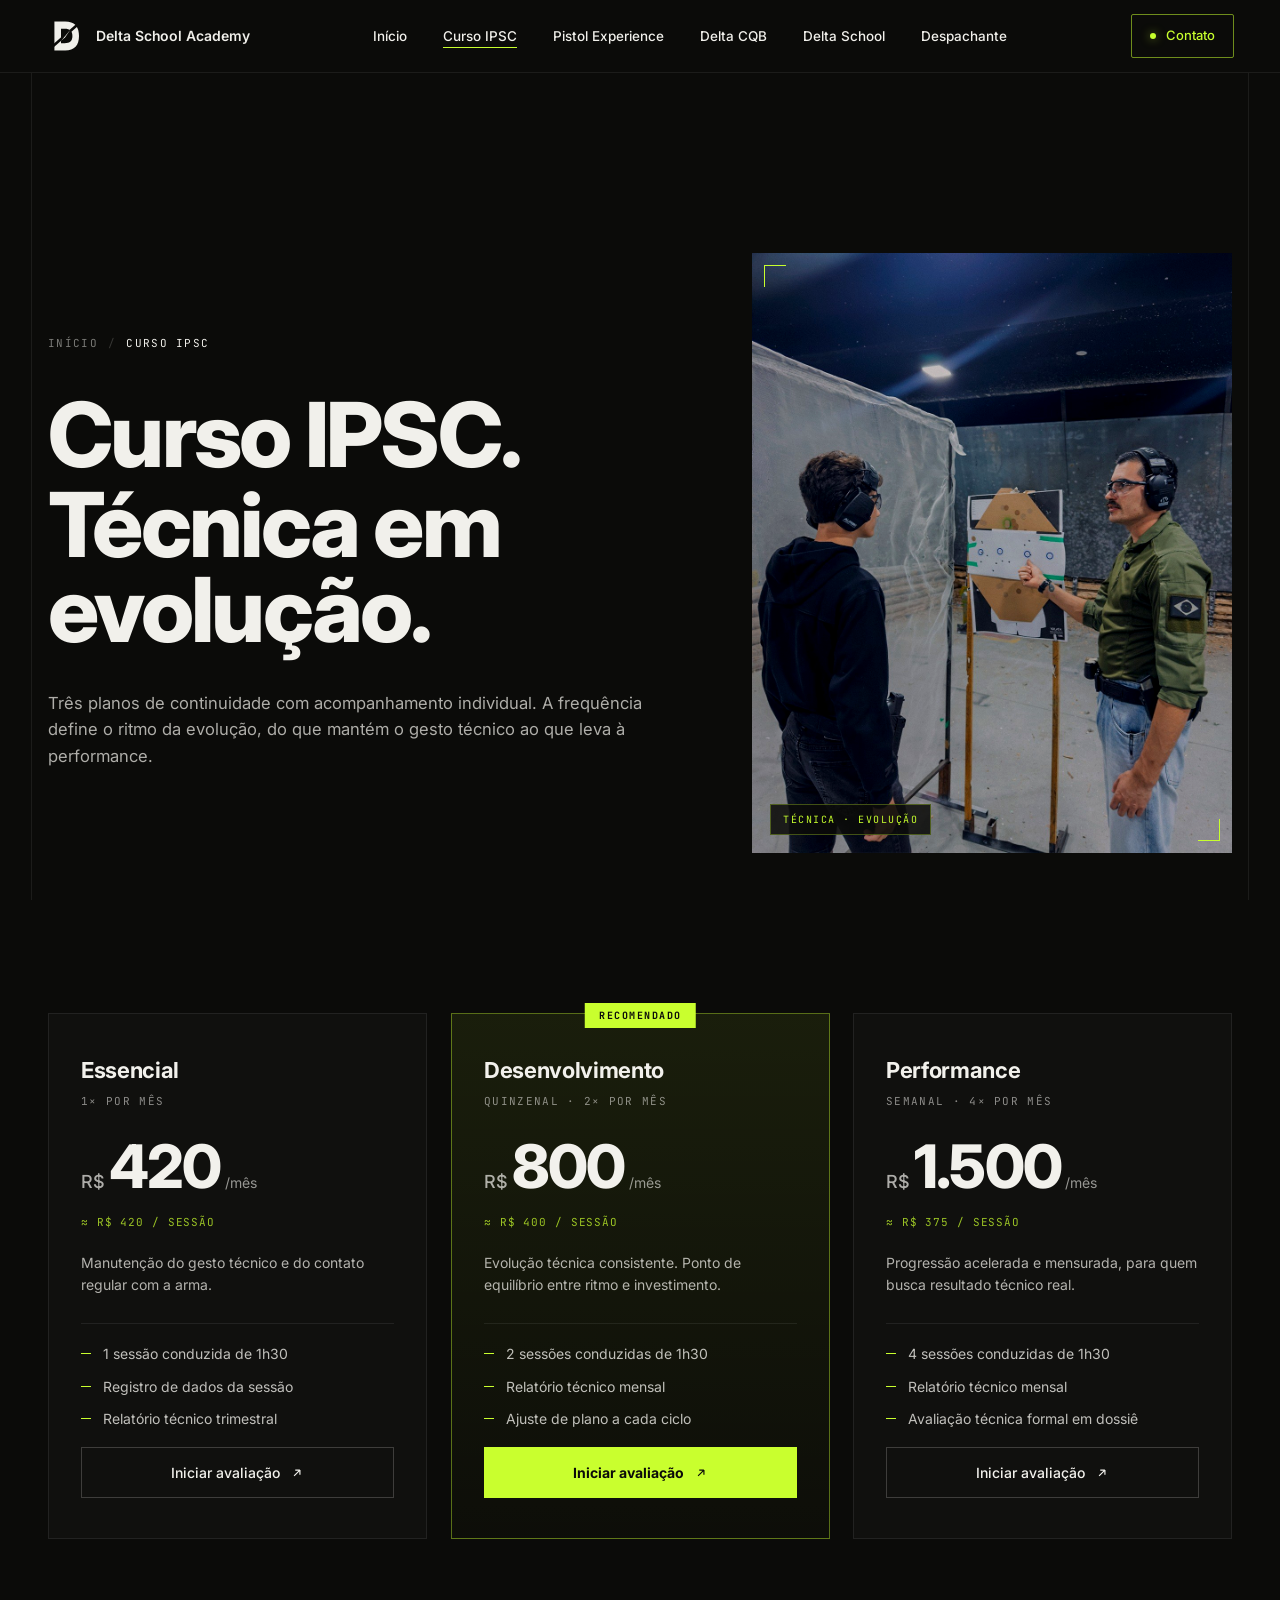
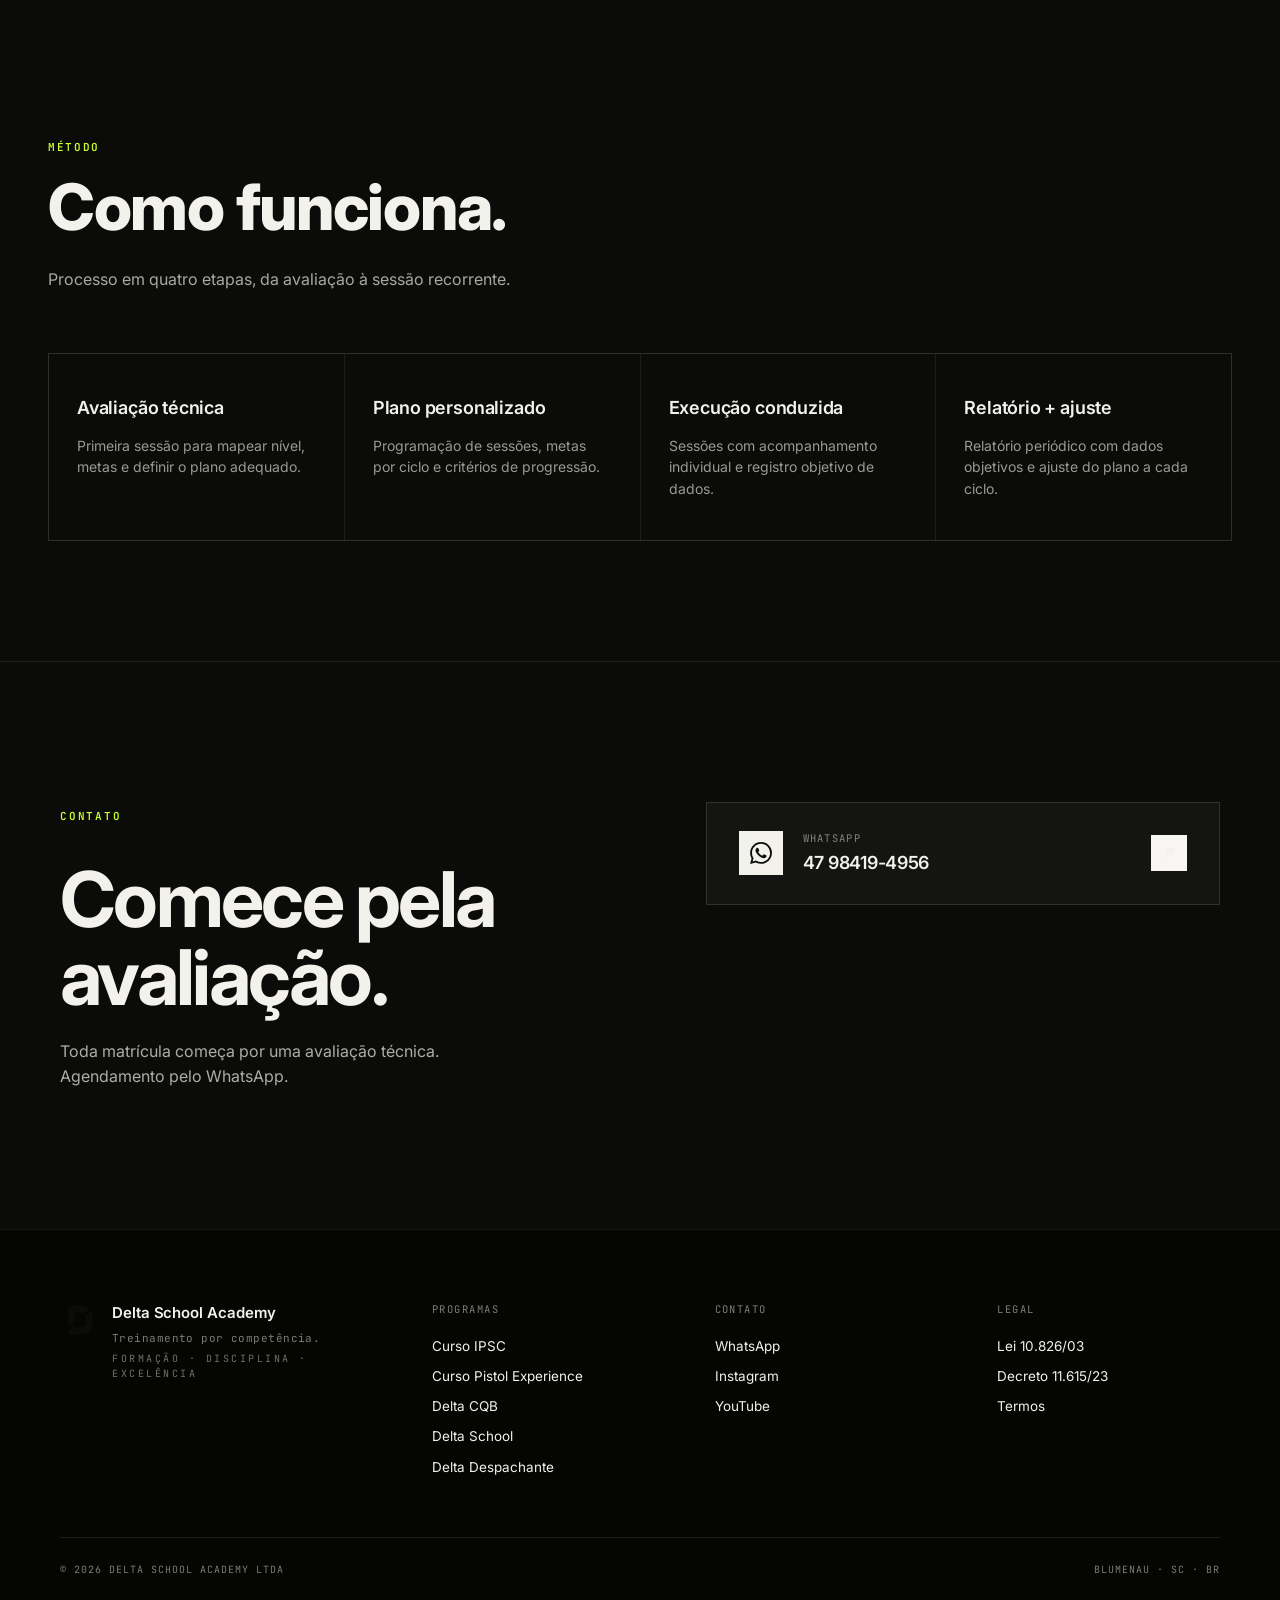
<file: instrucao.html>
<!DOCTYPE html>
<html lang="pt-BR">
<head>
<meta charset="UTF-8">
<meta name="viewport" content="width=device-width, initial-scale=1.0">
<title>Curso IPSC em Blumenau | Delta School Academy</title>
<meta name="description" content="Curso técnico de IPSC em Blumenau com instrutor certificado pela Polícia Federal. Três planos de continuidade: Essencial, Desenvolvimento e Performance. Aulas individuais com acompanhamento personalizado.">
<meta name="robots" content="index, follow, max-image-preview:large, max-snippet:-1">
<meta name="author" content="Delta School Academy">
<meta name="geo.region" content="BR-SC">
<meta name="geo.placename" content="Blumenau">
<link rel="canonical" href="https://deltaschoolacademy.com.br/instrucao.html">
<meta property="og:type" content="website">
<meta property="og:site_name" content="Delta School Academy">
<meta property="og:locale" content="pt_BR">
<meta property="og:title" content="Curso IPSC em Blumenau | Delta School Academy">
<meta property="og:description" content="Curso técnico de IPSC em Blumenau com instrutor certificado pela Polícia Federal. Três planos de continuidade: Essencial, Desenvolvimento e Performance. Aulas individuais com acompanhamento personalizado.">
<meta property="og:url" content="https://deltaschoolacademy.com.br/instrucao.html">
<meta property="og:image" content="https://deltaschoolacademy.com.br/img/og-cover.jpg">
<meta property="og:image:width" content="1200">
<meta property="og:image:height" content="630">
<meta name="twitter:card" content="summary_large_image">
<meta name="twitter:title" content="Curso IPSC em Blumenau | Delta School Academy">
<meta name="twitter:description" content="Curso técnico de IPSC em Blumenau com instrutor certificado pela Polícia Federal. Três planos de continuidade: Essencial, Desenvolvimento e Performance. Aulas individuais com acompanhamento personalizado.">
<meta name="twitter:image" content="https://deltaschoolacademy.com.br/img/og-cover.jpg">
<script type="application/ld+json">
{
  "@context": "https://schema.org",
  "@type": "Course",
  "name": "Curso IPSC",
  "description": "Curso técnico individual de IPSC com três planos de continuidade.",
  "provider": {
    "@type": "EducationalOrganization",
    "name": "Delta School Academy",
    "url": "https://deltaschoolacademy.com.br/"
  },
  "offers": [
    {"@type": "Offer", "name": "Essencial", "price": "420", "priceCurrency": "BRL", "priceSpecification": {"@type": "UnitPriceSpecification", "price": "420", "priceCurrency": "BRL", "billingDuration": "P1M"}},
    {"@type": "Offer", "name": "Desenvolvimento", "price": "800", "priceCurrency": "BRL", "priceSpecification": {"@type": "UnitPriceSpecification", "price": "800", "priceCurrency": "BRL", "billingDuration": "P1M"}},
    {"@type": "Offer", "name": "Performance", "price": "1500", "priceCurrency": "BRL", "priceSpecification": {"@type": "UnitPriceSpecification", "price": "1500", "priceCurrency": "BRL", "billingDuration": "P1M"}}
  ]
}
</script>
<meta name="theme-color" content="#0B0B09">
<link rel="icon" type="image/svg+xml" href="img/favicon.svg">
<link rel="icon" type="image/png" sizes="32x32" href="img/favicon-32.png">
<link rel="icon" type="image/png" sizes="16x16" href="img/favicon-16.png">
<link rel="shortcut icon" href="img/favicon.ico">
<link rel="apple-touch-icon" sizes="180x180" href="img/apple-touch-icon.png">
<link rel="preconnect" href="https://fonts.googleapis.com">
<link rel="preconnect" href="https://fonts.gstatic.com" crossorigin>
<link rel="stylesheet" href="https://fonts.googleapis.com/css2?family=Inter:wght@300;400;500;600;700;800;900&family=JetBrains+Mono:wght@400;500;600&display=swap">
<link rel="stylesheet" href="styles.css">
<link rel="stylesheet" href="styles-v3.css">
</head>
<body>

<div class="scroll-progress"><div class="bar" id="scrollProgress"></div></div>
<div class="grain" aria-hidden="true"></div>

<div class="side-marquee side-marquee-left" aria-hidden="true">
  <div class="marquee-track">
    <span>FORMAÇÃO TÉCNICA EM TIRO · BLUMENAU · SANTA CATARINA · </span>
    <span>FORMAÇÃO TÉCNICA EM TIRO · BLUMENAU · SANTA CATARINA · </span>
  </div>
</div>
<div class="side-marquee side-marquee-right" aria-hidden="true">
  <div class="marquee-track">
    <span>LEI 10.826/03 · DEC 11.615/23 · PROGRAMAS ATIVOS · 10.500+ DISPAROS · </span>
    <span>LEI 10.826/03 · DEC 11.615/23 · PROGRAMAS ATIVOS · 10.500+ DISPAROS · </span>
  </div>
</div>

<header class="nav">
  <div class="nav-inner">
    <a href="index.html" class="brand">
      <svg class="brand-mark-svg" viewBox="0 0 120 120" xmlns="http://www.w3.org/2000/svg">
        <clipPath id="cu00"><polygon points="-12,-12 132,-12 132,-7.3 -12,118.4"/></clipPath>
        <clipPath id="cl00"><polygon points="-12,130.4 132,4.7 132,132 -12,132"/></clipPath>
        <path d="M28 12 H64 C95 12 110 28 110 60 C110 92 95 108 64 108 H28 Z M50 36 H62 C80 36 88 44 88 60 C88 76 80 84 62 84 H50 Z" fill-rule="evenodd" fill="currentColor" clip-path="url(#cu00)"/>
        <path d="M28 12 H64 C95 12 110 28 110 60 C110 92 95 108 64 108 H28 Z M50 36 H62 C80 36 88 44 88 60 C88 76 80 84 62 84 H50 Z" fill-rule="evenodd" fill="currentColor" clip-path="url(#cl00)"/>
        <polygon points="50,76.5 82,38 64,64.1" fill="currentColor"/>
      </svg>
      <span class="brand-wordmark"><span class="brand-name">Delta School Academy</span></span>
    </a>
    <nav class="nav-links">
      <a href="index.html" data-hover>Início</a>
      <a href="instrucao.html" class="active" data-hover>Curso IPSC</a>
      <a href="experience.html" data-hover>Pistol Experience</a>
      <a href="cqb.html" data-hover>Delta CQB</a>
      <a href="school.html" data-hover>Delta School</a>
      <a href="despachante.html" data-hover>Despachante</a>
    </nav>
    <a href="https://wa.me/5547984194956" class="nav-cta" data-hover>
      <span class="dot-neon"></span>
      Contato
    </a>
    <button class="nav-burger" id="navBurger" aria-label="Abrir menu"><span></span><span></span><span></span></button>
  </div>
</header>

<div class="nav-mobile" id="navMobile">
  <div class="nav-mobile-inner">
    <a href="index.html" class="nav-mobile-item"><span>Início</span></a>
    <a href="instrucao.html" class="nav-mobile-item active"><span>Curso IPSC</span></a>
    <a href="experience.html" class="nav-mobile-item"><span>Pistol Experience</span></a>
    <a href="cqb.html" class="nav-mobile-item"><span>Delta CQB</span></a>
    <a href="school.html" class="nav-mobile-item"><span>Delta School</span></a>
    <a href="despachante.html" class="nav-mobile-item"><span>Despachante</span></a>
    <a href="https://wa.me/5547984194956" class="nav-mobile-cta">
      <span class="dot-neon pulse"></span>
      Falar no WhatsApp
    </a>
  </div>
</div>

<main>

  <!-- PAGE HERO -->
  <section class="page-hero has-photo">
    <div class="page-hero-inner">
      <div class="ph-text">
      <div class="page-crumb">
        <a href="index.html">Início</a>
        <span class="sep">/</span>
        <span class="current">Curso IPSC</span>
      </div>
      <h1 class="page-title title-mask">Curso IPSC.<br>Técnica em evolução.</h1>
      <p class="page-lede">
        Três planos de continuidade com acompanhamento individual. A frequência define o ritmo da evolução, do que mantém o gesto técnico ao que leva à performance.
      </p>
      </div>
      <div class="ph-media">
        <div class="ph-media-img" style="background-image: url('img/tecnica-ipsc.jpg');"></div>
        <span class="ph-tick ph-tick-tl"></span>
        <span class="ph-tick ph-tick-br"></span>
        <span class="ph-tag">TÉCNICA · EVOLUÇÃO</span>
      </div>
    </div>
  </section>

  <!-- PLANOS -->
  <section class="plans-section">
    <div class="plans reveal-stagger">
      <div class="plan">
        <div class="plan-head">
          <h3 class="plan-name">Essencial</h3>
          <span class="plan-cad">1× por mês</span>
        </div>
        <div class="plan-price">
          <span class="currency">R$</span>
          <span class="amount">420</span>
          <span class="period">/mês</span>
        </div>
        <span class="plan-per-session">≈ R$ 420 / sessão</span>
        <p class="plan-desc">Manutenção do gesto técnico e do contato regular com a arma.</p>
        <ul class="plan-list">
          <li>1 sessão conduzida de 1h30</li>
          <li>Registro de dados da sessão</li>
          <li>Relatório técnico trimestral</li>
        </ul>
        <a href="https://wa.me/5547984194956?text=Tenho%20interesse%20no%20plano%20Essencial%20do%20Curso%20IPSC" class="plan-cta">
          Iniciar avaliação
          <svg width="14" height="14" viewBox="0 0 24 24" fill="none" stroke="currentColor" stroke-width="2"><path d="M7 17L17 7M17 7H9M17 7V15"/></svg>
        </a>
      </div>

      <div class="plan plan-featured">
        <span class="plan-featured-tag">RECOMENDADO</span>
        <div class="plan-head">
          <h3 class="plan-name">Desenvolvimento</h3>
          <span class="plan-cad">Quinzenal · 2× por mês</span>
        </div>
        <div class="plan-price">
          <span class="currency">R$</span>
          <span class="amount">800</span>
          <span class="period">/mês</span>
        </div>
        <span class="plan-per-session">≈ R$ 400 / sessão</span>
        <p class="plan-desc">Evolução técnica consistente. Ponto de equilíbrio entre ritmo e investimento.</p>
        <ul class="plan-list">
          <li>2 sessões conduzidas de 1h30</li>
          <li>Relatório técnico mensal</li>
          <li>Ajuste de plano a cada ciclo</li>
        </ul>
        <a href="https://wa.me/5547984194956?text=Tenho%20interesse%20no%20plano%20Desenvolvimento%20do%20Curso%20IPSC" class="plan-cta plan-cta-primary">
          Iniciar avaliação
          <svg width="14" height="14" viewBox="0 0 24 24" fill="none" stroke="currentColor" stroke-width="2"><path d="M7 17L17 7M17 7H9M17 7V15"/></svg>
        </a>
      </div>

      <div class="plan">
        <div class="plan-head">
          <h3 class="plan-name">Performance</h3>
          <span class="plan-cad">Semanal · 4× por mês</span>
        </div>
        <div class="plan-price">
          <span class="currency">R$</span>
          <span class="amount">1.500</span>
          <span class="period">/mês</span>
        </div>
        <span class="plan-per-session">≈ R$ 375 / sessão</span>
        <p class="plan-desc">Progressão acelerada e mensurada, para quem busca resultado técnico real.</p>
        <ul class="plan-list">
          <li>4 sessões conduzidas de 1h30</li>
          <li>Relatório técnico mensal</li>
          <li>Avaliação técnica formal em dossiê</li>
        </ul>
        <a href="https://wa.me/5547984194956?text=Tenho%20interesse%20no%20plano%20Performance%20do%20Curso%20IPSC" class="plan-cta">
          Iniciar avaliação
          <svg width="14" height="14" viewBox="0 0 24 24" fill="none" stroke="currentColor" stroke-width="2"><path d="M7 17L17 7M17 7H9M17 7V15"/></svg>
        </a>
      </div>
    </div>
  </section>

  <!-- MÉTODO -->
  <section class="method-section">
    <div class="method-head">
      <span class="section-eyebrow">Método</span>
      <h2 class="section-title title-mask">Como funciona.</h2>
      <p class="section-sub">Processo em quatro etapas, da avaliação à sessão recorrente.</p>
    </div>
    <div class="method-grid reveal-stagger">
      <div class="method-item">
        <h3 class="method-title">Avaliação técnica</h3>
        <p class="method-desc">Primeira sessão para mapear nível, metas e definir o plano adequado.</p>
      </div>
      <div class="method-item">
        <h3 class="method-title">Plano personalizado</h3>
        <p class="method-desc">Programação de sessões, metas por ciclo e critérios de progressão.</p>
      </div>
      <div class="method-item">
        <h3 class="method-title">Execução conduzida</h3>
        <p class="method-desc">Sessões com acompanhamento individual e registro objetivo de dados.</p>
      </div>
      <div class="method-item">
        <h3 class="method-title">Relatório + ajuste</h3>
        <p class="method-desc">Relatório periódico com dados objetivos e ajuste do plano a cada ciclo.</p>
      </div>
    </div>
  </section>

  <!-- CTA CLOSE -->
  <section class="cta-close">
    <div class="cta-close-grid">
      <div class="cta-close-left">
        <span class="section-eyebrow eyebrow-neon">Contato</span>
        <h2 class="cta-close-title title-mask">Comece pela<br>avaliação.</h2>
        <p class="cta-close-sub">Toda matrícula começa por uma avaliação técnica. Agendamento pelo WhatsApp.</p>
      </div>
      <div class="cta-close-right">
        <a href="https://wa.me/5547984194956?text=Tenho%20interesse%20no%20Curso%20IPSC" class="contact-card-v3">
          <div class="cc-ico">
            <svg width="22" height="22" viewBox="0 0 24 24" fill="currentColor"><path d="M17.472 14.382c-.297-.149-1.758-.867-2.03-.967-.273-.099-.471-.148-.67.15-.197.297-.767.966-.94 1.164-.173.199-.347.223-.644.075-.297-.15-1.255-.463-2.39-1.475-.883-.788-1.48-1.761-1.653-2.059-.173-.297-.018-.458.13-.606.134-.133.298-.347.446-.52.149-.174.198-.298.298-.497.099-.198.05-.371-.025-.52-.075-.149-.669-1.612-.916-2.207-.242-.579-.487-.5-.669-.51-.173-.008-.371-.01-.57-.01-.198 0-.52.074-.792.372-.272.297-1.04 1.016-1.04 2.479 0 1.462 1.065 2.875 1.213 3.074.149.198 2.096 3.2 5.077 4.487.709.306 1.263.489 1.694.625.712.227 1.36.195 1.871.118.571-.085 1.758-.719 2.006-1.413.248-.694.248-1.289.173-1.413-.074-.124-.272-.198-.57-.347m-5.421 7.403h-.004a9.87 9.87 0 01-5.031-1.378l-.361-.214-3.741.982.998-3.648-.235-.374a9.86 9.86 0 01-1.51-5.26c.001-5.45 4.436-9.884 9.888-9.884 2.64 0 5.122 1.03 6.988 2.898a9.825 9.825 0 012.893 6.994c-.003 5.45-4.437 9.884-9.885 9.884m8.413-18.297A11.815 11.815 0 0012.05 0C5.495 0 .16 5.335.157 11.892c0 2.096.547 4.142 1.588 5.945L.057 24l6.305-1.654a11.882 11.882 0 005.683 1.448h.005c6.554 0 11.89-5.335 11.893-11.893a11.821 11.821 0 00-3.48-8.413z"/></svg>
          </div>
          <div class="cc-body">
            <span class="cc-label">WhatsApp</span>
            <span class="cc-value">47 98419-4956</span>
          </div>
          <span class="cc-arrow">
            <svg width="18" height="18" viewBox="0 0 24 24" fill="none" stroke="currentColor" stroke-width="2"><path d="M7 17L17 7M17 7H9M17 7V15"/></svg>
          </span>
        </a>
      </div>
    </div>
  </section>

</main>

<footer class="footer-v3">
  <div class="footer-v3-inner">
    <div class="footer-v3-brand">
      <svg class="brand-mark-svg" viewBox="0 0 120 120" xmlns="http://www.w3.org/2000/svg">
        <clipPath id="fcu"><polygon points="-12,-12 132,-12 132,-7.3 -12,118.4"/></clipPath>
        <clipPath id="fcl"><polygon points="-12,130.4 132,4.7 132,132 -12,132"/></clipPath>
        <path d="M28 12 H64 C95 12 110 28 110 60 C110 92 95 108 64 108 H28 Z M50 36 H62 C80 36 88 44 88 60 C88 76 80 84 62 84 H50 Z" fill-rule="evenodd" fill="currentColor" clip-path="url(#fcu)"/>
        <path d="M28 12 H64 C95 12 110 28 110 60 C110 92 95 108 64 108 H28 Z M50 36 H62 C80 36 88 44 88 60 C88 76 80 84 62 84 H50 Z" fill-rule="evenodd" fill="currentColor" clip-path="url(#fcl)"/>
        <polygon points="50,76.5 82,38 64,64.1" fill="currentColor"/>
      </svg>
      <div>
        <div class="footer-v3-name">Delta School Academy</div>
        <div class="footer-v3-tagline">Treinamento por competência.</div>
        <div class="footer-v3-slogan">Formação · Disciplina · Excelência</div>
      </div>
    </div>
    <div class="footer-v3-cols">
      <div class="footer-v3-col">
        <span class="footer-v3-label">Programas</span>
        <a href="instrucao.html">Curso IPSC</a>
        <a href="experience.html">Curso Pistol Experience</a>
        <a href="cqb.html">Delta CQB</a>
        <a href="school.html">Delta School</a>
        <a href="despachante.html">Delta Despachante</a>
      </div>
      <div class="footer-v3-col">
        <span class="footer-v3-label">Contato</span>
        <a href="https://wa.me/5547984194956">WhatsApp</a>
        <a href="https://instagram.com/deltaschoolacademy" target="_blank">Instagram</a>
        <a href="https://youtube.com/@deltaschoolacademy" target="_blank">YouTube</a>
      </div>
      <div class="footer-v3-col">
        <span class="footer-v3-label">Legal</span>
        <a href="#">Lei 10.826/03</a>
        <a href="#">Decreto 11.615/23</a>
        <a href="#">Termos</a>
      </div>
    </div>
  </div>
  <div class="footer-v3-base">
    <span>© 2026 DELTA SCHOOL ACADEMY LTDA</span>
    <span>BLUMENAU · SC · BR</span>
  </div>
</footer>

<div class="mobile-cta">
  <a href="https://wa.me/5547984194956?text=Tenho%20interesse%20no%20Curso%20IPSC" class="btn-mobile">
    <svg viewBox="0 0 24 24" fill="currentColor"><path d="M17.472 14.382c-.297-.149-1.758-.867-2.03-.967-.273-.099-.471-.148-.67.15-.197.297-.767.966-.94 1.164-.173.199-.347.223-.644.075-.297-.15-1.255-.463-2.39-1.475-.883-.788-1.48-1.761-1.653-2.059-.173-.297-.018-.458.13-.606.134-.133.298-.347.446-.52.149-.174.198-.298.298-.497.099-.198.05-.371-.025-.52-.075-.149-.669-1.612-.916-2.207-.242-.579-.487-.5-.669-.51-.173-.008-.371-.01-.57-.01-.198 0-.52.074-.792.372-.272.297-1.04 1.016-1.04 2.479 0 1.462 1.065 2.875 1.213 3.074.149.198 2.096 3.2 5.077 4.487.709.306 1.263.489 1.694.625.712.227 1.36.195 1.871.118.571-.085 1.758-.719 2.006-1.413.248-.694.248-1.289.173-1.413-.074-.124-.272-.198-.57-.347m-5.421 7.403h-.004a9.87 9.87 0 01-5.031-1.378l-.361-.214-3.741.982.998-3.648-.235-.374a9.86 9.86 0 01-1.51-5.26c.001-5.45 4.436-9.884 9.888-9.884 2.64 0 5.122 1.03 6.988 2.898a9.825 9.825 0 012.893 6.994c-.003 5.45-4.437 9.884-9.885 9.884m8.413-18.297A11.815 11.815 0 0012.05 0C5.495 0 .16 5.335.157 11.892c0 2.096.547 4.142 1.588 5.945L.057 24l6.305-1.654a11.882 11.882 0 005.683 1.448h.005c6.554 0 11.89-5.335 11.893-11.893a11.821 11.821 0 00-3.48-8.413z"/></svg>
    Iniciar avaliação
  </a>
</div>

<script src="script.js"></script>
<script src="script-v3.js"></script>
</body>
</html>
</file>
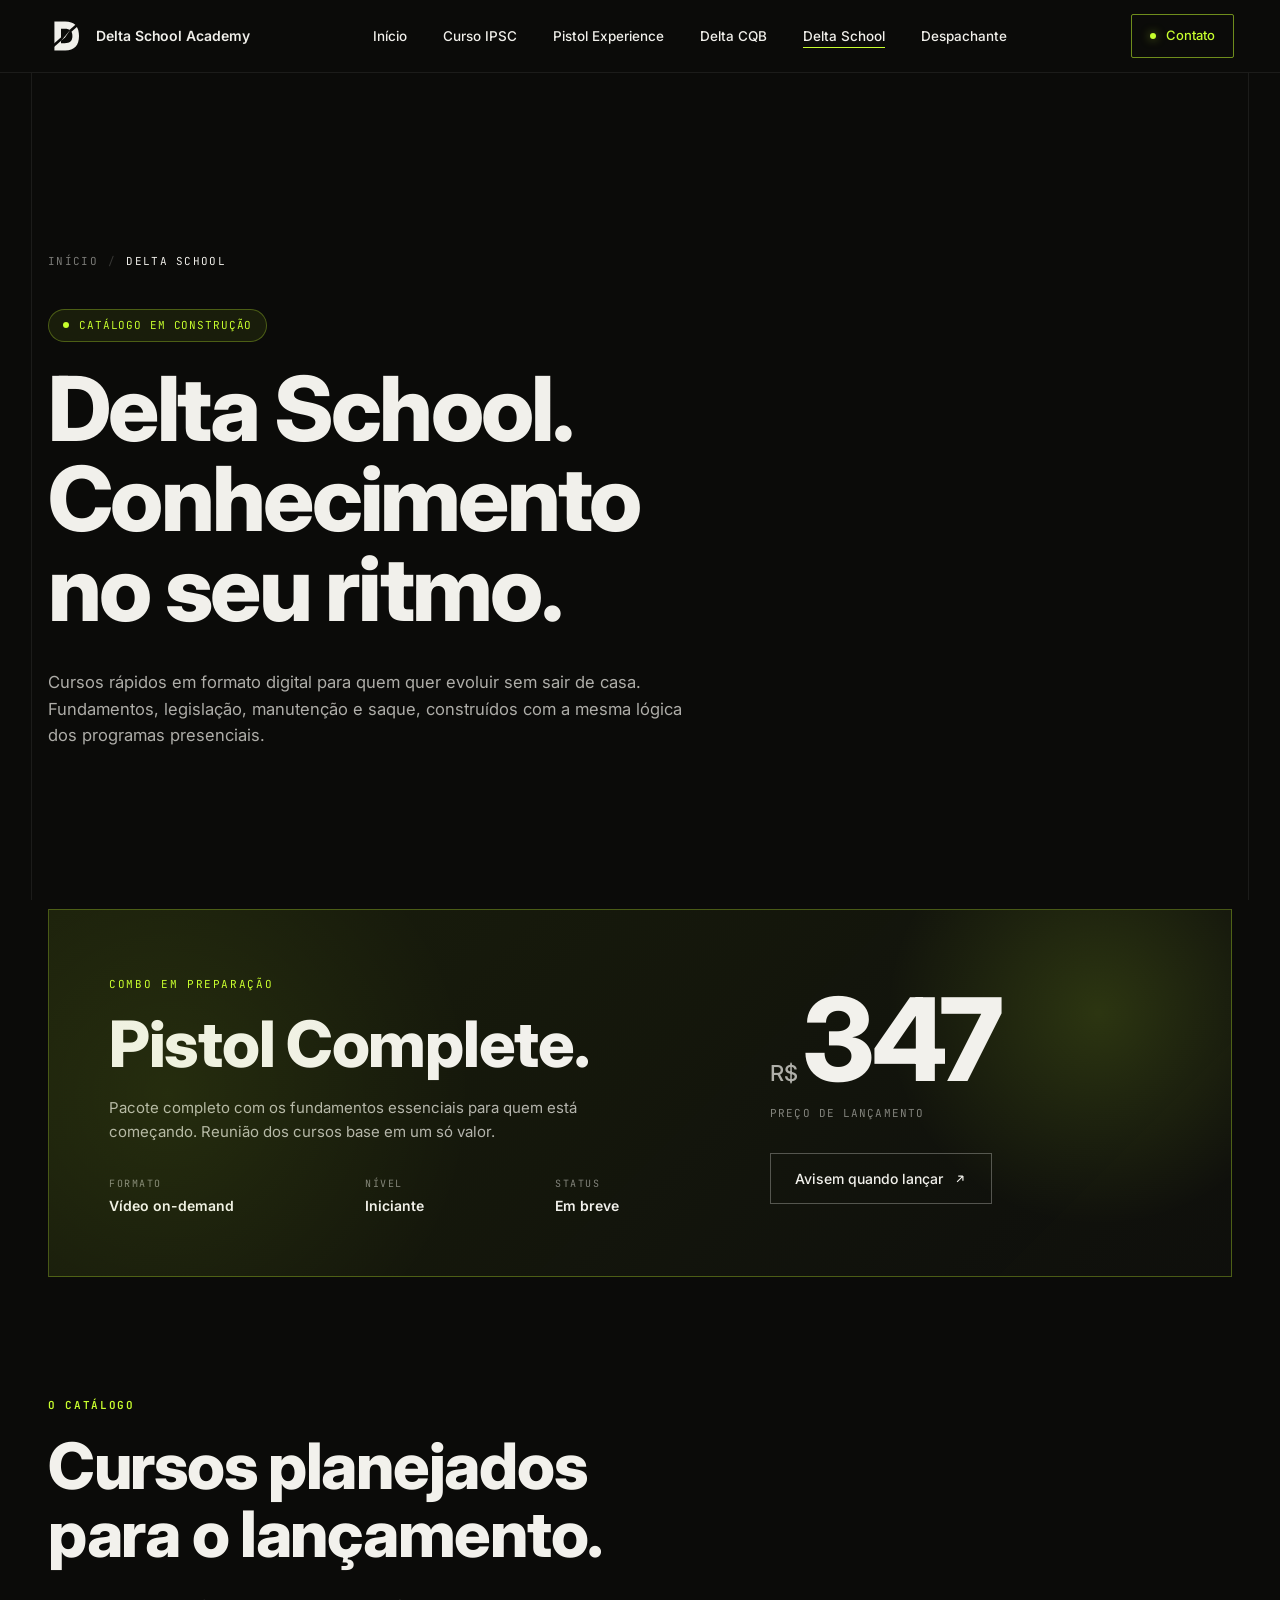
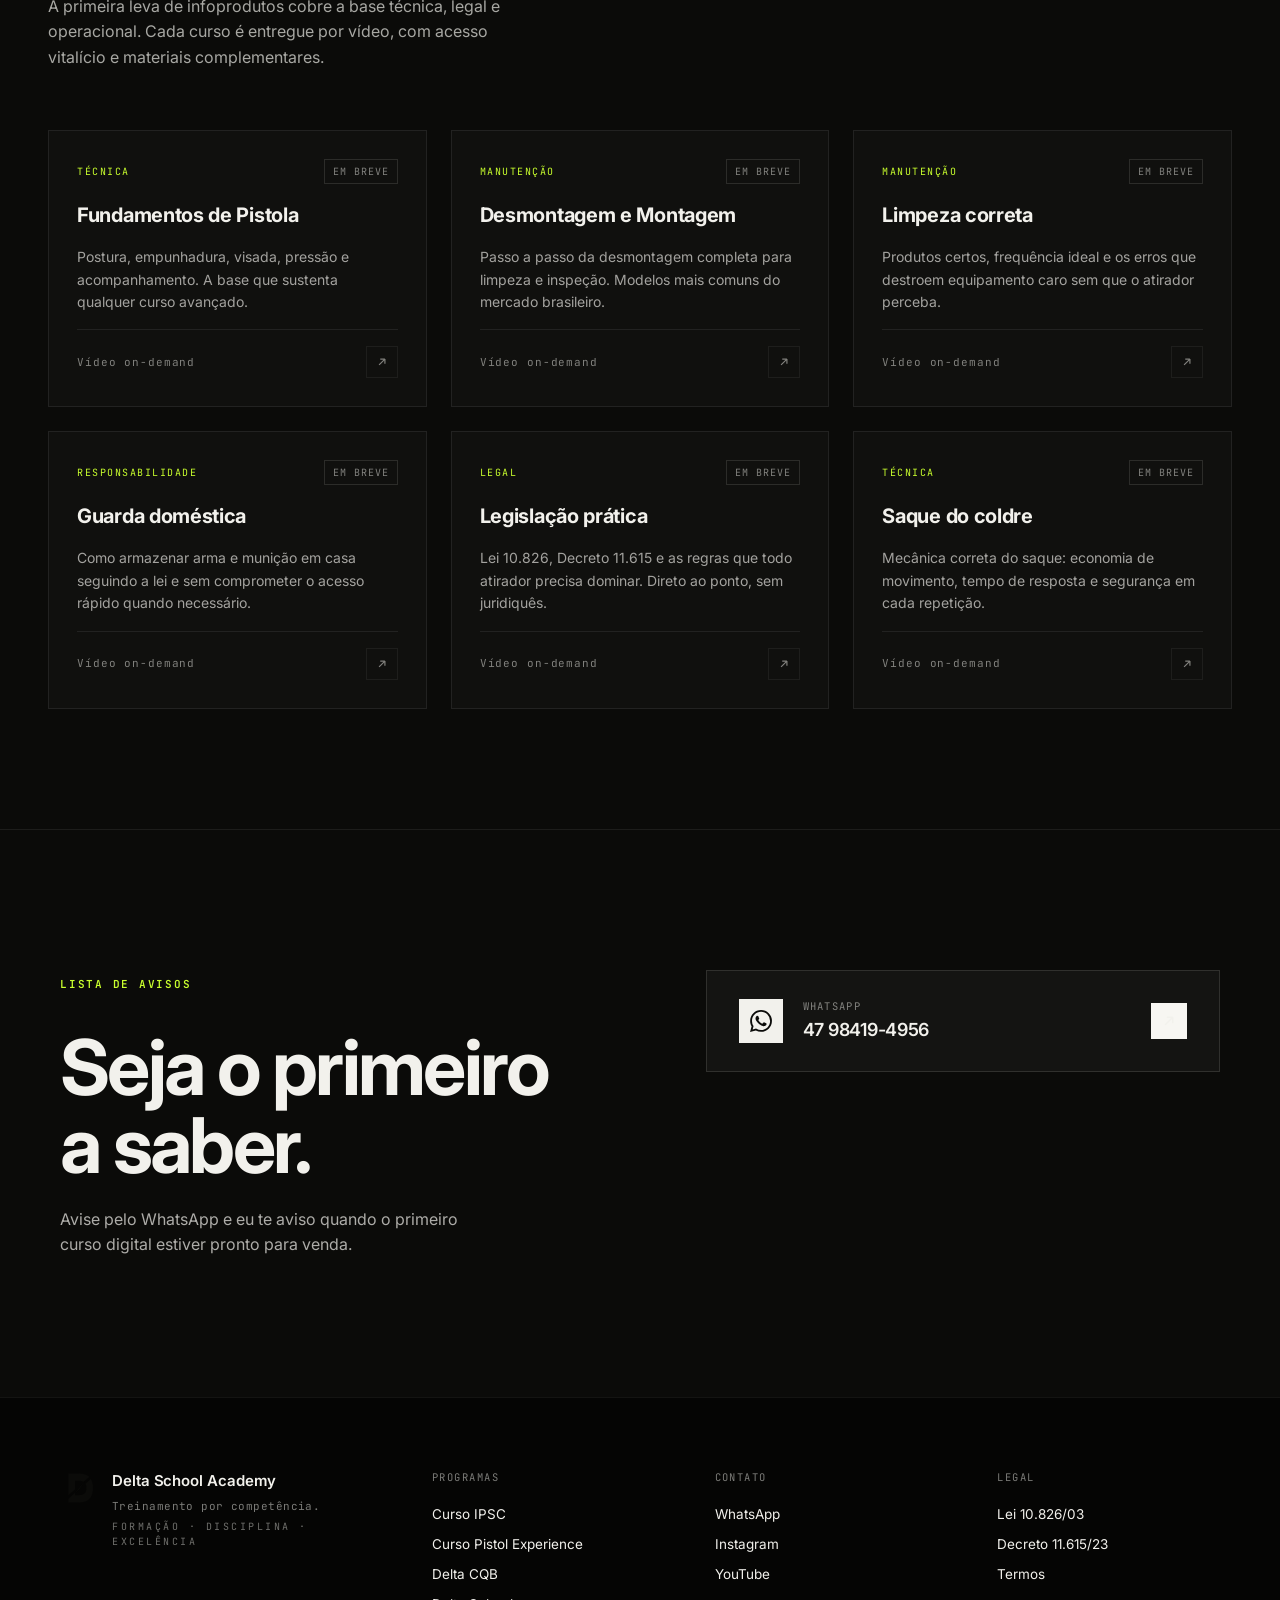
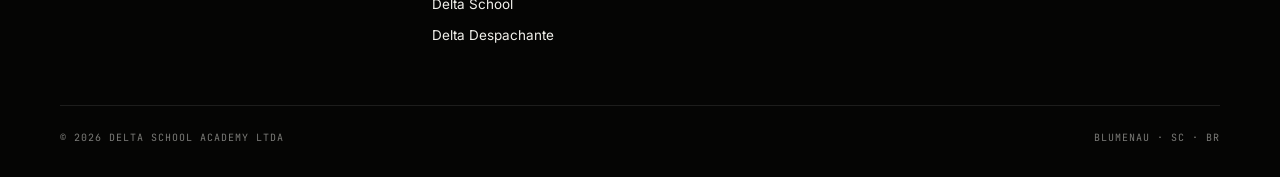
<file: school.html>
<!DOCTYPE html>
<html lang="pt-BR">
<head>
<meta charset="UTF-8">
<meta name="viewport" content="width=device-width, initial-scale=1.0">
<title>Delta School | Cursos digitais de tiro e documentação</title>
<meta name="description" content="Catálogo de cursos digitais da Delta School: fundamentos, manutenção, legislação, saque e guarda. Combo Pistol Complete R$ 347. Em breve com acesso vitalício.">
<meta name="robots" content="index, follow, max-image-preview:large, max-snippet:-1">
<meta name="author" content="Delta School Academy">
<meta name="geo.region" content="BR-SC">
<meta name="geo.placename" content="Blumenau">
<link rel="canonical" href="https://deltaschoolacademy.com.br/school.html">
<meta property="og:type" content="website">
<meta property="og:site_name" content="Delta School Academy">
<meta property="og:locale" content="pt_BR">
<meta property="og:title" content="Delta School | Cursos digitais de tiro e documentação">
<meta property="og:description" content="Catálogo de cursos digitais da Delta School: fundamentos, manutenção, legislação, saque e guarda. Combo Pistol Complete R$ 347. Em breve com acesso vitalício.">
<meta property="og:url" content="https://deltaschoolacademy.com.br/school.html">
<meta property="og:image" content="https://deltaschoolacademy.com.br/img/og-cover.jpg">
<meta property="og:image:width" content="1200">
<meta property="og:image:height" content="630">
<meta name="twitter:card" content="summary_large_image">
<meta name="twitter:title" content="Delta School | Cursos digitais de tiro e documentação">
<meta name="twitter:description" content="Catálogo de cursos digitais da Delta School: fundamentos, manutenção, legislação, saque e guarda. Combo Pistol Complete R$ 347. Em breve com acesso vitalício.">
<meta name="twitter:image" content="https://deltaschoolacademy.com.br/img/og-cover.jpg">
<script type="application/ld+json">
{
  "@context": "https://schema.org",
  "@type": "ItemList",
  "name": "Delta School — Catálogo digital",
  "itemListElement": [
    {"@type": "Course", "name": "Fundamentos de Pistola", "provider": {"@type": "Organization", "name": "Delta School Academy"}},
    {"@type": "Course", "name": "Desmontagem e Montagem", "provider": {"@type": "Organization", "name": "Delta School Academy"}},
    {"@type": "Course", "name": "Limpeza correta", "provider": {"@type": "Organization", "name": "Delta School Academy"}},
    {"@type": "Course", "name": "Guarda doméstica", "provider": {"@type": "Organization", "name": "Delta School Academy"}},
    {"@type": "Course", "name": "Legislação prática", "provider": {"@type": "Organization", "name": "Delta School Academy"}},
    {"@type": "Course", "name": "Saque do coldre", "provider": {"@type": "Organization", "name": "Delta School Academy"}}
  ]
}
</script>
<meta name="theme-color" content="#0B0B09">
<link rel="icon" type="image/svg+xml" href="img/favicon.svg">
<link rel="icon" type="image/png" sizes="32x32" href="img/favicon-32.png">
<link rel="icon" type="image/png" sizes="16x16" href="img/favicon-16.png">
<link rel="shortcut icon" href="img/favicon.ico">
<link rel="apple-touch-icon" sizes="180x180" href="img/apple-touch-icon.png">
<link rel="preconnect" href="https://fonts.googleapis.com">
<link rel="preconnect" href="https://fonts.gstatic.com" crossorigin>
<link rel="stylesheet" href="https://fonts.googleapis.com/css2?family=Inter:wght@300;400;500;600;700;800;900&family=JetBrains+Mono:wght@400;500;600&display=swap">
<link rel="stylesheet" href="styles.css">
<link rel="stylesheet" href="styles-v3.css">
</head>
<body>

<div class="scroll-progress"><div class="bar" id="scrollProgress"></div></div>
<div class="grain" aria-hidden="true"></div>

<div class="side-marquee side-marquee-left" aria-hidden="true">
  <div class="marquee-track">
    <span>EM CONSTRUÇÃO · CATÁLOGO DELTA SCHOOL · CURSOS NO SEU RITMO · </span>
    <span>EM CONSTRUÇÃO · CATÁLOGO DELTA SCHOOL · CURSOS NO SEU RITMO · </span>
  </div>
</div>
<div class="side-marquee side-marquee-right" aria-hidden="true">
  <div class="marquee-track">
    <span>FUNDAMENTOS · LIMPEZA · SAQUE · LEGISLAÇÃO · GUARDA · DESMONTAGEM · </span>
    <span>FUNDAMENTOS · LIMPEZA · SAQUE · LEGISLAÇÃO · GUARDA · DESMONTAGEM · </span>
  </div>
</div>

<header class="nav">
  <div class="nav-inner">
    <a href="index.html" class="brand">
      <svg class="brand-mark-svg" viewBox="0 0 120 120" xmlns="http://www.w3.org/2000/svg">
        <clipPath id="cu00"><polygon points="-12,-12 132,-12 132,-7.3 -12,118.4"/></clipPath>
        <clipPath id="cl00"><polygon points="-12,130.4 132,4.7 132,132 -12,132"/></clipPath>
        <path d="M28 12 H64 C95 12 110 28 110 60 C110 92 95 108 64 108 H28 Z M50 36 H62 C80 36 88 44 88 60 C88 76 80 84 62 84 H50 Z" fill-rule="evenodd" fill="currentColor" clip-path="url(#cu00)"/>
        <path d="M28 12 H64 C95 12 110 28 110 60 C110 92 95 108 64 108 H28 Z M50 36 H62 C80 36 88 44 88 60 C88 76 80 84 62 84 H50 Z" fill-rule="evenodd" fill="currentColor" clip-path="url(#cl00)"/>
        <polygon points="50,76.5 82,38 64,64.1" fill="currentColor"/>
      </svg>
      <span class="brand-wordmark"><span class="brand-name">Delta School Academy</span></span>
    </a>
    <nav class="nav-links">
      <a href="index.html" data-hover>Início</a>
      <a href="instrucao.html" data-hover>Curso IPSC</a>
      <a href="experience.html" data-hover>Pistol Experience</a>
      <a href="cqb.html" data-hover>Delta CQB</a>
      <a href="school.html" class="active" data-hover>Delta School</a>
      <a href="despachante.html" data-hover>Despachante</a>
    </nav>
    <a href="https://wa.me/5547984194956" class="nav-cta" data-hover>
      <span class="dot-neon"></span>
      Contato
    </a>
    <button class="nav-burger" id="navBurger" aria-label="Abrir menu"><span></span><span></span><span></span></button>
  </div>
</header>

<div class="nav-mobile" id="navMobile">
  <div class="nav-mobile-inner">
    <a href="index.html" class="nav-mobile-item"><span>Início</span></a>
    <a href="instrucao.html" class="nav-mobile-item"><span>Curso IPSC</span></a>
    <a href="experience.html" class="nav-mobile-item"><span>Pistol Experience</span></a>
    <a href="cqb.html" class="nav-mobile-item"><span>Delta CQB</span></a>
    <a href="school.html" class="nav-mobile-item active"><span>Delta School</span></a>
    <a href="despachante.html" class="nav-mobile-item"><span>Despachante</span></a>
    <a href="https://wa.me/5547984194956" class="nav-mobile-cta">
      <span class="dot-neon pulse"></span>
      Falar no WhatsApp
    </a>
  </div>
</div>

<main>

  <section class="page-hero">
    <div class="page-hero-inner">
      <div class="page-crumb">
        <a href="index.html">Início</a>
        <span class="sep">/</span>
        <span class="current">Delta School</span>
      </div>
      <div class="status-tag">
        <span class="status-dot"></span>
        <span>Catálogo em construção</span>
      </div>
      <h1 class="page-title title-mask">Delta School.<br>Conhecimento<br>no seu ritmo.</h1>
      <p class="page-lede">
        Cursos rápidos em formato digital para quem quer evoluir sem sair de casa. Fundamentos, legislação, manutenção e saque, construídos com a mesma lógica dos programas presenciais.
      </p>
    </div>
  </section>

  <!-- COMBO EM DESTAQUE -->
  <section class="combo-section">
    <div class="combo-card">
      <div class="combo-left">
        <span class="combo-tag">Combo em preparação</span>
        <h2 class="combo-title">Pistol Complete.</h2>
        <p class="combo-desc">Pacote completo com os fundamentos essenciais para quem está começando. Reunião dos cursos base em um só valor.</p>
        <div class="combo-meta">
          <div class="cm-item">
            <span class="cm-label">Formato</span>
            <span class="cm-value">Vídeo on-demand</span>
          </div>
          <div class="cm-item">
            <span class="cm-label">Nível</span>
            <span class="cm-value">Iniciante</span>
          </div>
          <div class="cm-item">
            <span class="cm-label">Status</span>
            <span class="cm-value">Em breve</span>
          </div>
        </div>
      </div>
      <div class="combo-right">
        <div class="combo-price">
          <span class="combo-currency">R$</span>
          <span class="combo-amount">347</span>
        </div>
        <span class="combo-price-note">preço de lançamento</span>
        <a href="https://wa.me/5547984194956?text=Quero%20ser%20avisado%20quando%20o%20Pistol%20Complete%20lançar" class="btn-outline">
          Avisem quando lançar
          <svg width="14" height="14" viewBox="0 0 24 24" fill="none" stroke="currentColor" stroke-width="2"><path d="M7 17L17 7M17 7H9M17 7V15"/></svg>
        </a>
      </div>
    </div>
  </section>

  <!-- CATÁLOGO -->
  <section class="catalog-section">
    <div class="catalog-head">
      <span class="section-eyebrow">O catálogo</span>
      <h2 class="section-title title-mask">Cursos planejados<br>para o lançamento.</h2>
      <p class="section-sub">A primeira leva de infoprodutos cobre a base técnica, legal e operacional. Cada curso é entregue por vídeo, com acesso vitalício e materiais complementares.</p>
    </div>
    <div class="catalog-grid reveal-stagger">

      <article class="course-card">
        <div class="cc-head">
          <span class="cc-cat">Técnica</span>
          <span class="cc-status">Em breve</span>
        </div>
        <h3 class="cc-title">Fundamentos de Pistola</h3>
        <p class="cc-desc">Postura, empunhadura, visada, pressão e acompanhamento. A base que sustenta qualquer curso avançado.</p>
        <div class="cc-foot">
          <span class="cc-info">Vídeo on-demand</span>
          <a href="#" class="cc-link" aria-disabled="true">
            <svg width="14" height="14" viewBox="0 0 24 24" fill="none" stroke="currentColor" stroke-width="2"><path d="M7 17L17 7M17 7H9M17 7V15"/></svg>
          </a>
        </div>
      </article>

      <article class="course-card">
        <div class="cc-head">
          <span class="cc-cat">Manutenção</span>
          <span class="cc-status">Em breve</span>
        </div>
        <h3 class="cc-title">Desmontagem e Montagem</h3>
        <p class="cc-desc">Passo a passo da desmontagem completa para limpeza e inspeção. Modelos mais comuns do mercado brasileiro.</p>
        <div class="cc-foot">
          <span class="cc-info">Vídeo on-demand</span>
          <a href="#" class="cc-link" aria-disabled="true">
            <svg width="14" height="14" viewBox="0 0 24 24" fill="none" stroke="currentColor" stroke-width="2"><path d="M7 17L17 7M17 7H9M17 7V15"/></svg>
          </a>
        </div>
      </article>

      <article class="course-card">
        <div class="cc-head">
          <span class="cc-cat">Manutenção</span>
          <span class="cc-status">Em breve</span>
        </div>
        <h3 class="cc-title">Limpeza correta</h3>
        <p class="cc-desc">Produtos certos, frequência ideal e os erros que destroem equipamento caro sem que o atirador perceba.</p>
        <div class="cc-foot">
          <span class="cc-info">Vídeo on-demand</span>
          <a href="#" class="cc-link" aria-disabled="true">
            <svg width="14" height="14" viewBox="0 0 24 24" fill="none" stroke="currentColor" stroke-width="2"><path d="M7 17L17 7M17 7H9M17 7V15"/></svg>
          </a>
        </div>
      </article>

      <article class="course-card">
        <div class="cc-head">
          <span class="cc-cat">Responsabilidade</span>
          <span class="cc-status">Em breve</span>
        </div>
        <h3 class="cc-title">Guarda doméstica</h3>
        <p class="cc-desc">Como armazenar arma e munição em casa seguindo a lei e sem comprometer o acesso rápido quando necessário.</p>
        <div class="cc-foot">
          <span class="cc-info">Vídeo on-demand</span>
          <a href="#" class="cc-link" aria-disabled="true">
            <svg width="14" height="14" viewBox="0 0 24 24" fill="none" stroke="currentColor" stroke-width="2"><path d="M7 17L17 7M17 7H9M17 7V15"/></svg>
          </a>
        </div>
      </article>

      <article class="course-card">
        <div class="cc-head">
          <span class="cc-cat">Legal</span>
          <span class="cc-status">Em breve</span>
        </div>
        <h3 class="cc-title">Legislação prática</h3>
        <p class="cc-desc">Lei 10.826, Decreto 11.615 e as regras que todo atirador precisa dominar. Direto ao ponto, sem juridiquês.</p>
        <div class="cc-foot">
          <span class="cc-info">Vídeo on-demand</span>
          <a href="#" class="cc-link" aria-disabled="true">
            <svg width="14" height="14" viewBox="0 0 24 24" fill="none" stroke="currentColor" stroke-width="2"><path d="M7 17L17 7M17 7H9M17 7V15"/></svg>
          </a>
        </div>
      </article>

      <article class="course-card">
        <div class="cc-head">
          <span class="cc-cat">Técnica</span>
          <span class="cc-status">Em breve</span>
        </div>
        <h3 class="cc-title">Saque do coldre</h3>
        <p class="cc-desc">Mecânica correta do saque: economia de movimento, tempo de resposta e segurança em cada repetição.</p>
        <div class="cc-foot">
          <span class="cc-info">Vídeo on-demand</span>
          <a href="#" class="cc-link" aria-disabled="true">
            <svg width="14" height="14" viewBox="0 0 24 24" fill="none" stroke="currentColor" stroke-width="2"><path d="M7 17L17 7M17 7H9M17 7V15"/></svg>
          </a>
        </div>
      </article>

    </div>
  </section>

  <section class="cta-close">
    <div class="cta-close-grid">
      <div class="cta-close-left">
        <span class="section-eyebrow eyebrow-neon">Lista de avisos</span>
        <h2 class="cta-close-title title-mask">Seja o primeiro<br>a saber.</h2>
        <p class="cta-close-sub">Avise pelo WhatsApp e eu te aviso quando o primeiro curso digital estiver pronto para venda.</p>
      </div>
      <div class="cta-close-right">
        <a href="https://wa.me/5547984194956?text=Quero%20ser%20avisado%20quando%20os%20cursos%20Delta%20School%20lançarem" class="contact-card-v3">
          <div class="cc-ico">
            <svg width="22" height="22" viewBox="0 0 24 24" fill="currentColor"><path d="M17.472 14.382c-.297-.149-1.758-.867-2.03-.967-.273-.099-.471-.148-.67.15-.197.297-.767.966-.94 1.164-.173.199-.347.223-.644.075-.297-.15-1.255-.463-2.39-1.475-.883-.788-1.48-1.761-1.653-2.059-.173-.297-.018-.458.13-.606.134-.133.298-.347.446-.52.149-.174.198-.298.298-.497.099-.198.05-.371-.025-.52-.075-.149-.669-1.612-.916-2.207-.242-.579-.487-.5-.669-.51-.173-.008-.371-.01-.57-.01-.198 0-.52.074-.792.372-.272.297-1.04 1.016-1.04 2.479 0 1.462 1.065 2.875 1.213 3.074.149.198 2.096 3.2 5.077 4.487.709.306 1.263.489 1.694.625.712.227 1.36.195 1.871.118.571-.085 1.758-.719 2.006-1.413.248-.694.248-1.289.173-1.413-.074-.124-.272-.198-.57-.347m-5.421 7.403h-.004a9.87 9.87 0 01-5.031-1.378l-.361-.214-3.741.982.998-3.648-.235-.374a9.86 9.86 0 01-1.51-5.26c.001-5.45 4.436-9.884 9.888-9.884 2.64 0 5.122 1.03 6.988 2.898a9.825 9.825 0 012.893 6.994c-.003 5.45-4.437 9.884-9.885 9.884m8.413-18.297A11.815 11.815 0 0012.05 0C5.495 0 .16 5.335.157 11.892c0 2.096.547 4.142 1.588 5.945L.057 24l6.305-1.654a11.882 11.882 0 005.683 1.448h.005c6.554 0 11.89-5.335 11.893-11.893a11.821 11.821 0 00-3.48-8.413z"/></svg>
          </div>
          <div class="cc-body">
            <span class="cc-label">WhatsApp</span>
            <span class="cc-value">47 98419-4956</span>
          </div>
          <span class="cc-arrow">
            <svg width="18" height="18" viewBox="0 0 24 24" fill="none" stroke="currentColor" stroke-width="2"><path d="M7 17L17 7M17 7H9M17 7V15"/></svg>
          </span>
        </a>
      </div>
    </div>
  </section>

</main>

<footer class="footer-v3">
  <div class="footer-v3-inner">
    <div class="footer-v3-brand">
      <svg class="brand-mark-svg" viewBox="0 0 120 120" xmlns="http://www.w3.org/2000/svg">
        <clipPath id="fcu"><polygon points="-12,-12 132,-12 132,-7.3 -12,118.4"/></clipPath>
        <clipPath id="fcl"><polygon points="-12,130.4 132,4.7 132,132 -12,132"/></clipPath>
        <path d="M28 12 H64 C95 12 110 28 110 60 C110 92 95 108 64 108 H28 Z M50 36 H62 C80 36 88 44 88 60 C88 76 80 84 62 84 H50 Z" fill-rule="evenodd" fill="currentColor" clip-path="url(#fcu)"/>
        <path d="M28 12 H64 C95 12 110 28 110 60 C110 92 95 108 64 108 H28 Z M50 36 H62 C80 36 88 44 88 60 C88 76 80 84 62 84 H50 Z" fill-rule="evenodd" fill="currentColor" clip-path="url(#fcl)"/>
        <polygon points="50,76.5 82,38 64,64.1" fill="currentColor"/>
      </svg>
      <div>
        <div class="footer-v3-name">Delta School Academy</div>
        <div class="footer-v3-tagline">Treinamento por competência.</div>
        <div class="footer-v3-slogan">Formação · Disciplina · Excelência</div>
      </div>
    </div>
    <div class="footer-v3-cols">
      <div class="footer-v3-col">
        <span class="footer-v3-label">Programas</span>
        <a href="instrucao.html">Curso IPSC</a>
        <a href="experience.html">Curso Pistol Experience</a>
        <a href="cqb.html">Delta CQB</a>
        <a href="school.html">Delta School</a>
        <a href="despachante.html">Delta Despachante</a>
      </div>
      <div class="footer-v3-col">
        <span class="footer-v3-label">Contato</span>
        <a href="https://wa.me/5547984194956">WhatsApp</a>
        <a href="https://instagram.com/deltaschoolacademy" target="_blank">Instagram</a>
        <a href="https://youtube.com/@deltaschoolacademy" target="_blank">YouTube</a>
      </div>
      <div class="footer-v3-col">
        <span class="footer-v3-label">Legal</span>
        <a href="#">Lei 10.826/03</a>
        <a href="#">Decreto 11.615/23</a>
        <a href="#">Termos</a>
      </div>
    </div>
  </div>
  <div class="footer-v3-base">
    <span>© 2026 DELTA SCHOOL ACADEMY LTDA</span>
    <span>BLUMENAU · SC · BR</span>
  </div>
</footer>

<div class="mobile-cta">
  <a href="https://wa.me/5547984194956?text=Quero%20ser%20avisado%20quando%20os%20cursos%20Delta%20School%20lançarem" class="btn-mobile">
    <svg viewBox="0 0 24 24" fill="currentColor"><path d="M17.472 14.382c-.297-.149-1.758-.867-2.03-.967-.273-.099-.471-.148-.67.15-.197.297-.767.966-.94 1.164-.173.199-.347.223-.644.075-.297-.15-1.255-.463-2.39-1.475-.883-.788-1.48-1.761-1.653-2.059-.173-.297-.018-.458.13-.606.134-.133.298-.347.446-.52.149-.174.198-.298.298-.497.099-.198.05-.371-.025-.52-.075-.149-.669-1.612-.916-2.207-.242-.579-.487-.5-.669-.51-.173-.008-.371-.01-.57-.01-.198 0-.52.074-.792.372-.272.297-1.04 1.016-1.04 2.479 0 1.462 1.065 2.875 1.213 3.074.149.198 2.096 3.2 5.077 4.487.709.306 1.263.489 1.694.625.712.227 1.36.195 1.871.118.571-.085 1.758-.719 2.006-1.413.248-.694.248-1.289.173-1.413-.074-.124-.272-.198-.57-.347m-5.421 7.403h-.004a9.87 9.87 0 01-5.031-1.378l-.361-.214-3.741.982.998-3.648-.235-.374a9.86 9.86 0 01-1.51-5.26c.001-5.45 4.436-9.884 9.888-9.884 2.64 0 5.122 1.03 6.988 2.898a9.825 9.825 0 012.893 6.994c-.003 5.45-4.437 9.884-9.885 9.884m8.413-18.297A11.815 11.815 0 0012.05 0C5.495 0 .16 5.335.157 11.892c0 2.096.547 4.142 1.588 5.945L.057 24l6.305-1.654a11.882 11.882 0 005.683 1.448h.005c6.554 0 11.89-5.335 11.893-11.893a11.821 11.821 0 00-3.48-8.413z"/></svg>
    Avisem no lançamento
  </a>
</div>

<script src="script.js"></script>
<script src="script-v3.js"></script>
</body>
</html>
</file>
<file: styles.css>
/* ============================================
   Delta School Academy — Vitrine v3
   Animated · minimalist · white dominant
   ============================================ */
:root {
  --ink: #0B0B09;
  --ink-soft: #45453F;
  --ink-mute: #96958C;
  --paper: #FFFFFF;
  --paper-dim: #F7F6F2;
  --paper-line: #ECEBE4;
  --olive: #5B6543;
  --olive-light: #8A9464;
  --olive-dim: #3F4530;
  --neon: #C8FF2E;
  --neon-glow: rgba(200, 255, 46, 0.55);
  --line: #E8E7E0;

  --f-sans: 'Inter', 'Helvetica Neue', Helvetica, Arial, sans-serif;
  --f-mono: 'JetBrains Mono', ui-monospace, Menlo, Consolas, monospace;

  --max-w: 1480px;
  --gutter: clamp(20px, 3.6vw, 56px);
  --ease: cubic-bezier(0.65, 0.05, 0.36, 1);
  --ease-out: cubic-bezier(0.16, 1, 0.3, 1);
  --ease-smooth: cubic-bezier(0.25, 1, 0.5, 1);
}

* { box-sizing: border-box; margin: 0; padding: 0; }
html { scroll-behavior: smooth; }

body {
  background: var(--paper);
  color: var(--ink);
  font-family: var(--f-sans);
  font-weight: 400;
  font-size: 16px;
  line-height: 1.5;
  -webkit-font-smoothing: antialiased;
  -moz-osx-font-smoothing: grayscale;
  text-rendering: optimizeLegibility;
  overflow-x: hidden;
}

.cursor { display: none !important; }

a { color: inherit; text-decoration: none; }
img, svg { max-width: 100%; display: block; }
button { font-family: inherit; cursor: pointer; border: none; background: none; color: inherit; }

/* ============================================
   Custom cursor
   ============================================ */
.cursor {
  position: fixed;
  top: 0; left: 0;
  pointer-events: none;
  z-index: 10000;
  mix-blend-mode: difference;
}
.cursor-dot {
  position: absolute;
  top: 0; left: 0;
  width: 6px; height: 6px;
  background: var(--paper);
  border-radius: 50%;
  transform: translate(-50%, -50%);
  transition: transform 150ms var(--ease-out), background 150ms ease;
}
.cursor-ring {
  position: absolute;
  top: 0; left: 0;
  width: 36px; height: 36px;
  border: 1px solid var(--paper);
  border-radius: 50%;
  transform: translate(-50%, -50%);
  transition: transform 400ms var(--ease-out), width 300ms var(--ease-out), height 300ms var(--ease-out), border-color 300ms ease;
}
.cursor.hover .cursor-ring {
  width: 60px; height: 60px;
  border-color: var(--neon);
}
.cursor.hover .cursor-dot {
  background: var(--neon);
}

/* ============================================
   Loader
   ============================================ */
.loader {
  position: fixed;
  inset: 0;
  background: var(--paper);
  z-index: 9999;
  display: flex;
  flex-direction: column;
  justify-content: flex-end;
  padding: 48px var(--gutter);
  transition: opacity 600ms var(--ease), visibility 600ms;
}
.loader.done {
  opacity: 0;
  visibility: hidden;
  pointer-events: none;
}
.loader-bar {
  width: 100%;
  height: 1px;
  background: var(--line);
  margin-bottom: 20px;
  overflow: hidden;
}
.loader-fill {
  width: 0%;
  height: 100%;
  background: var(--ink);
  transition: width 1600ms var(--ease-smooth);
}
.loader.loading .loader-fill { width: 100%; }
.loader-text {
  display: flex;
  justify-content: space-between;
  font-family: var(--f-mono);
  font-size: 11px;
  letter-spacing: 0.12em;
  color: var(--ink);
  text-transform: uppercase;
}

/* ============================================
   Ticker
   ============================================ */
.ticker {
  background: var(--ink);
  color: var(--paper);
  overflow: hidden;
  position: relative;
  padding: 10px 0;
  border-bottom: 1px solid var(--ink);
}
.ticker-track {
  display: flex;
  gap: 32px;
  white-space: nowrap;
  animation: ticker-scroll 40s linear infinite;
  font-family: var(--f-mono);
  font-size: 11px;
  letter-spacing: 0.1em;
  text-transform: uppercase;
}
.ticker-dot { color: var(--neon); font-size: 8px; opacity: 0.9; }
@keyframes ticker-scroll {
  0% { transform: translateX(0); }
  100% { transform: translateX(-50%); }
}

/* ============================================
   Shared
   ============================================ */
.brand-mark-svg {
  width: 36px;
  height: 36px;
  color: var(--ink);
  flex-shrink: 0;
}
.brand-mark-svg.sm { width: 28px; height: 28px; }

.eyebrow {
  display: inline-block;
  font-family: var(--f-mono);
  font-size: 11px;
  font-weight: 500;
  letter-spacing: 0.14em;
  color: var(--olive);
  text-transform: uppercase;
}
.eyebrow-neon { color: var(--neon); }

.dot-neon {
  display: inline-block;
  width: 6px; height: 6px;
  border-radius: 50%;
  background: var(--neon);
  box-shadow: 0 0 10px var(--neon-glow);
  flex-shrink: 0;
}
.dot-neon.pulse {
  animation: pulse 1.6s ease-in-out infinite;
}
@keyframes pulse {
  0%, 100% { box-shadow: 0 0 8px var(--neon-glow); opacity: 1; }
  50% { box-shadow: 0 0 18px var(--neon-glow), 0 0 30px var(--neon-glow); opacity: 0.85; }
}
.dot-sep {
  display: inline-block;
  width: 3px; height: 3px;
  border-radius: 50%;
  background: var(--ink-mute);
}

/* ============================================
   Nav
   ============================================ */
.nav {
  position: sticky;
  top: 0;
  z-index: 100;
  background: rgba(255, 255, 255, 0.9);
  backdrop-filter: blur(20px) saturate(180%);
  -webkit-backdrop-filter: blur(20px) saturate(180%);
  border-bottom: 1px solid var(--line);
}
.nav-inner {
  max-width: var(--max-w);
  margin: 0 auto;
  padding: 14px var(--gutter);
  display: grid;
  grid-template-columns: auto 1fr auto;
  align-items: center;
  gap: 32px;
}
.brand {
  display: flex; align-items: center; gap: 14px;
  transition: opacity 160ms ease;
}
.brand:hover { opacity: 0.75; }
.brand-wordmark {
  display: flex; flex-direction: column; line-height: 1.1;
}
.brand-name {
  font-size: 14px; font-weight: 600; letter-spacing: -0.005em;
  color: var(--ink);
}
.nav-links {
  display: flex; gap: 36px; justify-content: center;
}
.nav-links a {
  font-size: 13.5px; font-weight: 500;
  color: var(--ink-soft);
  position: relative;
  padding: 6px 0;
  transition: color 200ms ease;
}
.nav-links a:hover { color: var(--ink); }
.nav-links a.active { color: var(--ink); }
.nav-links a.active::after {
  content: '';
  position: absolute;
  bottom: 0; left: 0;
  width: 100%; height: 1px;
  background: var(--ink);
  transform-origin: left;
  animation: line-in 600ms var(--ease-out) 1.8s both;
}
@keyframes line-in {
  from { transform: scaleX(0); }
  to { transform: scaleX(1); }
}

.nav-cta {
  display: inline-flex; align-items: center; gap: 10px;
  font-size: 13px; font-weight: 500;
  padding: 11px 18px;
  background: var(--ink);
  color: var(--paper);
  border-radius: 2px;
  transition: all 200ms var(--ease);
  position: relative;
  overflow: hidden;
}
.nav-cta::before {
  content: '';
  position: absolute;
  inset: 0;
  background: var(--olive);
  transform: translateY(100%);
  transition: transform 300ms var(--ease);
}
.nav-cta:hover::before { transform: translateY(0); }
.nav-cta > * { position: relative; z-index: 1; }

@media (max-width: 820px) {
  .nav-links { display: none; }
  .nav-inner { grid-template-columns: auto 1fr; }
}

/* ============================================
   Reveal / fade animations
   ============================================ */
.reveal {
  opacity: 0;
  transform: translateY(32px);
  transition: opacity 900ms var(--ease-out), transform 900ms var(--ease-out);
}
.reveal.in {
  opacity: 1;
  transform: translateY(0);
}
.reveal[style*="--i"] { transition-delay: calc(var(--i) * 80ms); }

.fade-up {
  opacity: 0;
  transform: translateY(20px);
  animation: fade-up 1s var(--ease-out) 1.8s forwards;
}
.fade-up.delay-2 { animation-delay: 2s; }
.fade-up.delay-3 { animation-delay: 2.1s; }
@keyframes fade-up {
  to { opacity: 1; transform: translateY(0); }
}

/* Word mask reveal */
.word {
  display: inline-block;
  overflow: hidden;
  vertical-align: top;
}
.word > span {
  display: inline-block;
  transform: translateY(110%);
  animation: word-up 1.1s var(--ease-out) 1.8s forwards;
}
@keyframes word-up {
  to { transform: translateY(0); }
}

/* Split words (manual class in JS to split headings) */
.split-words .sw-word {
  display: inline-block;
  overflow: hidden;
  vertical-align: top;
  margin-right: 0.22em;
}
.split-words .sw-word .sw-inner {
  display: inline-block;
  transform: translateY(110%);
  opacity: 0;
  transition: transform 900ms var(--ease-out), opacity 700ms ease;
}
.split-words.in .sw-word .sw-inner {
  transform: translateY(0);
  opacity: 1;
}
.split-words.in .sw-word:nth-child(1) .sw-inner { transition-delay: 0ms; }
.split-words.in .sw-word:nth-child(2) .sw-inner { transition-delay: 80ms; }
.split-words.in .sw-word:nth-child(3) .sw-inner { transition-delay: 160ms; }
.split-words.in .sw-word:nth-child(4) .sw-inner { transition-delay: 240ms; }
.split-words.in .sw-word:nth-child(5) .sw-inner { transition-delay: 320ms; }
.split-words.in .sw-word:nth-child(6) .sw-inner { transition-delay: 400ms; }
.split-words.in .sw-word:nth-child(7) .sw-inner { transition-delay: 480ms; }

/* ============================================
   Vitrine
   ============================================ */
.vitrine {
  max-width: var(--max-w);
  margin: 0 auto;
  padding: 0 var(--gutter) 120px;
}

/* ============================================
   Hero cinematográfico
   ============================================ */
.hero-stage {
  position: relative;
  width: 100%;
  height: 85vh;
  min-height: 640px;
  max-height: 820px;
  margin: 24px 0 100px;
  overflow: hidden;
  background: var(--ink);
  border-radius: 2px;
}
.hero-photos {
  position: absolute;
  inset: 0;
  display: grid;
  grid-template-columns: 1fr 1.2fr 1fr;
  gap: 2px;
}
.hero-photo {
  position: relative;
  background-size: cover;
  background-position: center top;
  filter: brightness(0.75) contrast(1.1) saturate(0.9);
  transform: translateY(60px);
  opacity: 0;
  transition: transform 1800ms var(--ease-out), opacity 1400ms ease;
  transition-delay: calc(var(--delay, 0) * 180ms);
}
.hero-photo.in {
  transform: translateY(0);
  opacity: 1;
}
.hero-photo-1 { --delay: 0; background-position: center 20%; }
.hero-photo-2 { --delay: 1; background-position: center 15%; filter: brightness(0.85) contrast(1.15); }
.hero-photo-3 { --delay: 2; background-position: center 20%; }

.hero-overlay {
  position: absolute;
  inset: 0;
  background:
    linear-gradient(to bottom, rgba(11, 11, 9, 0.35) 0%, rgba(11, 11, 9, 0.1) 40%, rgba(11, 11, 9, 0.85) 100%),
    linear-gradient(to right, rgba(11, 11, 9, 0.4) 0%, rgba(11, 11, 9, 0.0) 30%, rgba(11, 11, 9, 0.0) 70%, rgba(11, 11, 9, 0.4) 100%);
  pointer-events: none;
}

.hero-content {
  position: absolute;
  inset: 0;
  padding: 56px var(--gutter);
  display: flex;
  flex-direction: column;
  justify-content: flex-end;
  z-index: 2;
}
.hero-main {
  font-size: clamp(60px, 10vw, 180px);
  font-weight: 800;
  line-height: 1.0;
  letter-spacing: -0.045em;
  color: var(--paper);
  margin-bottom: 32px;
}
.hero-line {
  display: block;
  overflow: hidden;
  padding-bottom: 0.18em;
  margin-bottom: -0.08em;
}
.hero-line > span {
  display: inline-block;
  transform: translateY(110%);
  animation: word-up 1.3s var(--ease-out) 1.9s forwards;
}
.hero-line-2 > span {
  animation-delay: 2.1s;
  color: var(--olive-light);
}

.hero-lede {
  max-width: 540px;
  font-size: clamp(15px, 1.3vw, 18px);
  line-height: 1.5;
  color: rgba(242, 241, 236, 0.78);
  margin-bottom: 36px;
}

.hero-motto {
  display: flex;
  align-items: center;
  gap: 18px;
  flex-wrap: wrap;
  padding-top: 24px;
  border-top: 1px solid rgba(242, 241, 236, 0.15);
}
.motto-item {
  font-family: var(--f-sans);
  font-size: clamp(14px, 1.1vw, 17px);
  font-weight: 600;
  color: var(--paper);
  letter-spacing: 0.01em;
}
.motto-dot {
  display: inline-block;
  width: 7px; height: 7px;
  border-radius: 50%;
  background: var(--neon);
  box-shadow: 0 0 10px var(--neon-glow);
  flex-shrink: 0;
}

.hero-scroll {
  position: absolute;
  bottom: 28px; right: var(--gutter);
  display: flex;
  flex-direction: column;
  align-items: center;
  gap: 12px;
  font-family: var(--f-mono);
  font-size: 10px;
  color: rgba(242, 241, 236, 0.5);
  letter-spacing: 0.14em;
  text-transform: uppercase;
  z-index: 3;
}
.hero-scroll svg {
  color: rgba(242, 241, 236, 0.5);
  animation: scroll-bounce 2s ease-in-out infinite;
}
@keyframes scroll-bounce {
  0%, 100% { transform: translateY(0); opacity: 0.5; }
  50% { transform: translateY(6px); opacity: 1; }
}

@media (max-width: 820px) {
  .hero-stage { height: 90vh; min-height: 560px; }
  .hero-photos { grid-template-columns: 1fr; grid-template-rows: 1fr 1fr 1fr; }
  .hero-photo-1, .hero-photo-3 { display: none; }
  .hero-photos { grid-template-columns: 1fr; }
  .hero-scroll { display: none; }
  .hero-roll { gap: 20px; }
}

.vitrine-head {
  display: grid;
  grid-template-columns: 1fr auto;
  align-items: end;
  padding-bottom: 32px;
  margin-bottom: 48px;
  border-bottom: 1px solid var(--line);
  gap: 32px;
}
.vitrine-title-sm {
  font-size: clamp(32px, 4vw, 56px);
  font-weight: 700;
  line-height: 1;
  letter-spacing: -0.03em;
  color: var(--ink);
}
.vitrine-sub {
  display: flex;
  align-items: center;
  gap: 14px;
  margin-top: 16px;
  font-family: var(--f-mono);
  font-size: 12px;
  color: var(--ink-mute);
  letter-spacing: 0.04em;
}
.sub-sep { width: 20px; height: 1px; background: var(--ink-mute); display: inline-block; }

/* Chips */
.filter-chips {
  display: flex; gap: 8px;
}
.chip {
  display: inline-flex;
  align-items: center;
  gap: 8px;
  padding: 11px 18px;
  font-family: var(--f-sans);
  font-size: 13px;
  font-weight: 500;
  color: var(--ink-soft);
  border: 1px solid var(--line);
  border-radius: 100px;
  transition: all 200ms var(--ease);
  background: var(--paper);
}
.chip:hover { border-color: var(--ink); color: var(--ink); }
.chip.active {
  background: var(--ink);
  color: var(--paper);
  border-color: var(--ink);
}
.chip-dot {
  display: inline-block;
  width: 6px; height: 6px;
  border-radius: 50%;
  background: var(--neon);
  box-shadow: 0 0 8px var(--neon-glow);
}
.chip:not(.active) .chip-dot { display: none; }
.chip-soon {
  cursor: not-allowed;
  opacity: 0.55;
  color: var(--ink-mute);
}
.chip-soon:hover {
  border-color: var(--line);
  color: var(--ink-mute);
}
.chip-soon-tag {
  display: inline-block;
  margin-left: 6px;
  padding: 2px 7px;
  background: var(--paper-dim);
  color: var(--olive);
  font-family: var(--f-mono);
  font-size: 9px;
  letter-spacing: 0.12em;
  text-transform: uppercase;
  border-radius: 100px;
  font-weight: 600;
}

/* Section divider */
.section-divider {
  margin: 72px 0 28px;
}
.section-divider:first-of-type { margin-top: 20px; }
.section-divider-trilha { margin-top: 100px; }

.divider-head {
  display: grid;
  grid-template-columns: auto 1fr auto;
  gap: 24px 36px;
  align-items: center;
  padding: 20px 0 24px;
  border-bottom: 1px solid var(--line);
}
.divider-tag {
  font-family: var(--f-mono);
  font-size: 13px;
  font-weight: 600;
  color: var(--olive);
  letter-spacing: 0.14em;
  padding: 10px 14px;
  border: 1px solid var(--olive);
  border-radius: 2px;
  background: var(--paper);
}
.divider-title {
  font-size: clamp(22px, 2.4vw, 32px);
  font-weight: 700;
  letter-spacing: -0.025em;
  line-height: 1.1;
  color: var(--ink);
  margin-bottom: 6px;
}
.divider-sub {
  font-size: 14px;
  color: var(--ink-soft);
  line-height: 1.5;
  max-width: 580px;
}

/* Track progression indicator */
.divider-track {
  display: flex;
  align-items: center;
  gap: 10px;
  padding: 10px 16px;
  background: var(--paper-dim);
  border-radius: 100px;
}
.track-step {
  display: flex;
  align-items: center;
  gap: 8px;
  font-family: var(--f-mono);
  font-size: 11px;
  font-weight: 500;
  color: var(--ink-mute);
  letter-spacing: 0.04em;
}
.track-step.active { color: var(--ink); font-weight: 600; }
.track-num {
  display: inline-flex;
  align-items: center;
  justify-content: center;
  width: 22px; height: 22px;
  border-radius: 50%;
  background: var(--paper);
  color: var(--ink-mute);
  font-size: 10px;
  border: 1px solid var(--line);
}
.track-step.active .track-num {
  background: var(--neon);
  color: var(--ink);
  border-color: var(--neon);
  box-shadow: 0 0 10px var(--neon-glow);
}
.track-line {
  width: 20px; height: 1px;
  background: var(--ink-mute);
  opacity: 0.4;
}
@media (max-width: 940px) {
  .divider-head { grid-template-columns: auto 1fr; }
  .divider-track { grid-column: 1 / -1; margin-top: 8px; }
}
@media (max-width: 540px) {
  .divider-head { grid-template-columns: 1fr; gap: 16px; }
  .divider-tag { justify-self: start; }
  .divider-track { flex-wrap: wrap; }
}

/* Feature grid (Experience, single large card) */
.feature-grid {
  margin-bottom: 20px;
}
.product-feature {
  display: grid;
  grid-template-columns: 1.3fr 1fr;
  gap: 0;
  background: var(--ink);
  color: var(--paper);
  border-radius: 2px;
  overflow: hidden;
  transition: transform 400ms var(--ease-out);
}
.product-feature:hover { transform: translateY(-4px); }
.product-media-wide {
  aspect-ratio: auto;
  min-height: 420px;
  margin-bottom: 0 !important;
  border-radius: 0 !important;
}
.product-info-feature {
  padding: 80px 80px 80px 72px;
  display: flex;
  flex-direction: column;
  justify-content: center;
  gap: 26px;
}
.product-info-feature .product-kicker {
  color: var(--neon);
  margin-bottom: 4px;
}
.product-name-xl {
  font-size: clamp(32px, 3.8vw, 48px);
  color: var(--paper) !important;
  margin-bottom: 4px !important;
  letter-spacing: -0.03em;
  line-height: 1.05 !important;
}
.product-info-feature .product-feature-desc {
  margin-bottom: 16px;
  line-height: 1.6;
  color: rgba(242, 241, 236, 0.75);
}
.product-info-feature .pipe { color: rgba(242, 241, 236, 0.35); }
.product-feature:hover .product-name-xl { color: var(--paper) !important; }
.product-info-feature .product-foot {
  padding-top: 24px;
  border-top-color: rgba(242, 241, 236, 0.16);
}
.product-info-feature .product-duration {
  color: rgba(242, 241, 236, 0.55);
  font-size: 11.5px;
  letter-spacing: 0.04em;
}
.product-info-feature .product-price {
  color: var(--paper);
  font-size: 20px;
  font-weight: 700;
}
@media (max-width: 1180px) {
  .product-info-feature { padding: 56px 48px; }
}
@media (max-width: 940px) {
  .product-feature {
    grid-template-columns: 1fr !important;
  }
  .product-media-wide {
    aspect-ratio: 21 / 9 !important;
    min-height: 320px !important;
  }
  .product-info-feature {
    padding: 56px 56px 52px !important;
  }
}
.product-feature-desc {
  font-size: 15px;
  line-height: 1.55;
  color: rgba(242, 241, 236, 0.72);
  margin-bottom: 8px;
}
.product-info-feature .product-foot {
  border-top-color: rgba(242, 241, 236, 0.14);
  padding-top: 20px;
}
.product-info-feature .product-duration { color: rgba(242, 241, 236, 0.6); }
.product-info-feature .product-price {
  color: var(--paper);
  font-size: 18px;
}
@media (max-width: 820px) {
  .product-feature { grid-template-columns: 1fr; }
  .product-media-wide { min-height: 320px; aspect-ratio: 16 / 10; }
  .product-info-feature { padding: 32px 28px; }
}

/* Level mark on trilha cards */
.product-level-mark {
  position: absolute;
  top: 14px; right: 14px;
  z-index: 3;
  display: inline-flex;
  align-items: center;
  justify-content: center;
  width: 42px; height: 42px;
  font-family: var(--f-mono);
  font-size: 13px;
  font-weight: 600;
  color: var(--paper);
  background: rgba(11, 11, 9, 0.65);
  backdrop-filter: blur(10px);
  -webkit-backdrop-filter: blur(10px);
  border: 1px solid rgba(242, 241, 236, 0.18);
  border-radius: 50%;
  letter-spacing: 0.02em;
}

/* Grid */
.vitrine-grid {
  display: grid;
  grid-template-columns: repeat(4, 1fr);
  gap: 32px 24px;
}
.vitrine-grid-trilha {
  grid-template-columns: repeat(3, 1fr);
}
.vitrine-grid-single {
  grid-template-columns: 1fr;
  max-width: 100%;
}

.product {
  display: block;
  position: relative;
}
.product-media {
  position: relative;
  aspect-ratio: 4 / 5;
  overflow: hidden;
  background: var(--paper-dim);
  border-radius: 2px;
  margin-bottom: 20px;
}

.product-img {
  position: absolute;
  inset: 0;
  background-size: cover;
  background-position: center;
  filter: contrast(1.05);
  transition: transform 1200ms var(--ease-out), filter 600ms ease;
}
.product:hover .product-img {
  transform: scale(1.06);
  filter: contrast(1.15) saturate(1.1);
}

/* Fallback SVG placeholders styled by category */
.ph-1 { background: linear-gradient(135deg, #2a2a26 0%, #0B0B09 60%, #15151270 100%); }
.ph-2 { background: linear-gradient(145deg, #3F4530 0%, #0B0B09 70%); }
.ph-3 { background: linear-gradient(125deg, #1A1A17 0%, #0B0B09 50%, #5B6543 150%); }
.ph-4 { background: linear-gradient(160deg, #0B0B09 0%, #1A1A17 50%, #45453F 100%); }
.ph-glow {
  position: absolute;
  width: 70%; height: 70%;
  border-radius: 50%;
  filter: blur(80px);
  opacity: 0.3;
  top: 20%; left: 15%;
}
.ph-1 .ph-glow { background: #C8FF2E; opacity: 0.15; }
.ph-2 .ph-glow { background: #5B6543; opacity: 0.4; }
.ph-3 .ph-glow { background: #8A9464; opacity: 0.25; top: 40%; left: 40%; }
.ph-4 .ph-glow { background: #45453F; opacity: 0.5; }
.ph-grid {
  position: absolute;
  inset: 0;
  background-image:
    linear-gradient(to right, rgba(242, 241, 236, 0.04) 1px, transparent 1px),
    linear-gradient(to bottom, rgba(242, 241, 236, 0.04) 1px, transparent 1px);
  background-size: 32px 32px;
}
.ph-mark {
  position: absolute;
  top: 50%; left: 50%;
  transform: translate(-50%, -50%);
  width: 40%;
  max-width: 180px;
  color: rgba(242, 241, 236, 0.08);
  transition: color 600ms ease, transform 1200ms var(--ease-out);
}
.product:hover .ph-mark {
  color: rgba(242, 241, 236, 0.14);
  transform: translate(-50%, -50%) scale(1.08);
}
.ph-label {
  position: absolute;
  bottom: 18px; left: 18px;
  font-family: var(--f-mono);
  font-size: 10px;
  color: rgba(242, 241, 236, 0.4);
  letter-spacing: 0.1em;
  text-transform: uppercase;
}

.product-overlay {
  position: absolute;
  inset: 0;
  background: linear-gradient(to top, rgba(11, 11, 9, 0.6) 0%, rgba(11, 11, 9, 0) 50%);
  opacity: 0;
  transition: opacity 400ms var(--ease);
  display: flex;
  align-items: flex-end;
  justify-content: flex-start;
  padding: 20px;
}
.product:hover .product-overlay { opacity: 1; }

.product-hover-cta {
  display: inline-flex;
  align-items: center;
  gap: 8px;
  padding: 10px 14px;
  background: var(--neon);
  color: var(--ink);
  font-family: var(--f-mono);
  font-size: 11px;
  font-weight: 600;
  letter-spacing: 0.06em;
  text-transform: uppercase;
  border-radius: 2px;
  transform: translateY(10px);
  transition: transform 400ms var(--ease-out);
}
.product:hover .product-hover-cta {
  transform: translateY(0);
}

.product-meta {
  position: absolute;
  top: 14px;
  right: 14px;
  font-family: var(--f-mono);
  font-size: 10.5px;
  color: var(--paper);
  letter-spacing: 0.1em;
  padding: 5px 9px;
  background: rgba(11, 11, 9, 0.6);
  backdrop-filter: blur(8px);
  -webkit-backdrop-filter: blur(8px);
  border-radius: 2px;
}

/* Badge */
.product-badge {
  position: absolute;
  top: 14px; left: 14px;
  z-index: 3;
  display: inline-flex;
  align-items: center;
  gap: 8px;
  padding: 6px 10px 6px 8px;
  background: var(--paper);
  color: var(--ink);
  font-family: var(--f-mono);
  font-size: 10.5px;
  font-weight: 600;
  letter-spacing: 0.06em;
  border-radius: 2px;
  text-transform: uppercase;
}
.product-badge-dark {
  background: var(--ink);
  color: var(--paper);
  padding: 6px 10px;
}

/* Product info */
.product-info { padding: 0 2px; }
.product-tag {
  display: flex; align-items: center; gap: 8px;
  font-family: var(--f-mono);
  font-size: 10.5px;
  font-weight: 500;
  letter-spacing: 0.1em;
  color: var(--ink-mute);
  text-transform: uppercase;
  margin-bottom: 10px;
}
.product-tag span:first-child { color: var(--olive); font-weight: 600; }
.product-sep {
  display: inline-block;
  width: 10px; height: 1px;
  background: var(--ink-mute);
}
.product-kicker {
  display: inline-block;
  font-family: var(--f-mono);
  font-size: 10.5px;
  font-weight: 600;
  letter-spacing: 0.14em;
  color: var(--olive);
  text-transform: uppercase;
  margin-bottom: 10px;
}
.product-name {
  font-size: 26px;
  font-weight: 700;
  letter-spacing: -0.03em;
  line-height: 1.05;
  margin-bottom: 18px;
  color: var(--ink);
  transition: color 200ms ease;
}
.product:hover .product-name { color: var(--olive); }
.pipe {
  color: var(--ink-mute);
  font-weight: 400;
  margin: 0 2px;
}

.product-foot {
  display: flex;
  justify-content: space-between;
  align-items: baseline;
  padding-top: 14px;
  border-top: 1px solid var(--line);
  font-family: var(--f-mono);
  font-size: 12px;
}
.product-duration {
  color: var(--ink-mute);
  letter-spacing: 0.02em;
}
.product-price {
  color: var(--ink);
  font-weight: 600;
  letter-spacing: -0.01em;
  font-size: 13px;
}

@media (max-width: 1100px) {
  .vitrine-grid { grid-template-columns: repeat(2, 1fr); }
  .vitrine-grid-trilha { grid-template-columns: repeat(3, 1fr); gap: 24px 16px; }
}
@media (max-width: 820px) {
  .vitrine-grid-trilha { grid-template-columns: 1fr; }
}
@media (max-width: 540px) {
  .vitrine-grid { grid-template-columns: 1fr; gap: 40px; }
  .vitrine-head { grid-template-columns: 1fr; align-items: start; }
  .filter-chips { overflow-x: auto; width: 100%; padding-bottom: 4px; }
}

/* ============================================
   Statement (big quote)
   ============================================ */
.statement {
  padding: 180px var(--gutter) 160px;
  border-top: 1px solid var(--line);
  position: relative;
  overflow: hidden;
}
.statement-inner {
  max-width: var(--max-w);
  margin: 0 auto;
  display: flex;
  flex-direction: column;
  align-items: center;
  text-align: center;
}
.statement-mark {
  width: 80px;
  height: 80px;
  color: var(--olive);
  margin-bottom: 60px;
}
.statement-mark svg { width: 100%; height: 100%; }
.statement-text {
  font-size: clamp(36px, 6vw, 92px);
  font-weight: 700;
  line-height: 1.0;
  letter-spacing: -0.035em;
  max-width: 1100px;
  margin-bottom: 100px;
}
.motto {
  display: flex;
  flex-wrap: wrap;
  justify-content: center;
  align-items: baseline;
  gap: clamp(16px, 2.5vw, 36px);
}
.motto-word {
  display: inline-block;
  opacity: 0;
  transform: translateY(28px);
  animation: motto-in 1s var(--ease-out) forwards;
}
.motto-word:nth-child(1) { animation-delay: 0.1s; }
.motto-word:nth-child(3) { animation-delay: 0.25s; }
.motto-word:nth-child(5) { animation-delay: 0.4s; }
.motto-sep {
  color: var(--olive);
  opacity: 0;
  animation: motto-in 1s var(--ease-out) forwards;
  font-weight: 300;
}
.motto-sep:nth-child(2) { animation-delay: 0.18s; }
.motto-sep:nth-child(4) { animation-delay: 0.33s; }
@keyframes motto-in {
  to { opacity: 1; transform: translateY(0); }
}
@media (max-width: 640px) {
  .motto { flex-direction: column; gap: 8px; }
  .motto-sep { display: none; }
}

.statement-numbers {
  display: grid;
  grid-template-columns: repeat(4, 1fr);
  gap: 32px;
  width: 100%;
  padding-top: 60px;
  border-top: 1px solid var(--line);
}
.stat-item {
  display: flex;
  flex-direction: column;
  align-items: center;
  gap: 12px;
  text-align: center;
}
.stat-num {
  font-size: clamp(40px, 5vw, 68px);
  font-weight: 700;
  letter-spacing: -0.04em;
  line-height: 1;
  color: var(--ink);
  font-variant-numeric: tabular-nums;
  display: inline-flex;
  align-items: baseline;
  gap: 2px;
}
.stat-plus {
  font-size: 0.5em;
  color: var(--olive);
  font-weight: 500;
  margin-right: 2px;
}
.stat-pct {
  font-size: 0.4em;
  color: var(--ink-mute);
  font-weight: 500;
  margin-left: 2px;
}
.stat-label {
  font-family: var(--f-mono);
  font-size: 11px;
  color: var(--ink-mute);
  letter-spacing: 0.1em;
  text-transform: uppercase;
  line-height: 1.4;
}
@media (max-width: 820px) {
  .statement-numbers { grid-template-columns: repeat(2, 1fr); gap: 40px 20px; }
  .statement { padding: 100px var(--gutter); }
}

/* ============================================
   Strip contact
   ============================================ */
.strip-contact {
  background: var(--ink);
  color: var(--paper);
  padding: 120px var(--gutter);
  position: relative;
  overflow: hidden;
}
.strip-bg {
  position: absolute;
  inset: 0;
  overflow: hidden;
}
.strip-bg::before {
  content: '';
  position: absolute;
  top: -20%; right: -10%;
  width: 600px; height: 600px;
  border-radius: 50%;
  background: var(--neon);
  filter: blur(140px);
  opacity: 0.22;
  animation: glow-shift 10s ease-in-out infinite alternate;
}
.strip-bg::after {
  content: '';
  position: absolute;
  bottom: -30%; left: -10%;
  width: 500px; height: 500px;
  border-radius: 50%;
  background: var(--olive);
  filter: blur(140px);
  opacity: 0.3;
  animation: glow-shift 14s ease-in-out infinite alternate-reverse;
}
@keyframes glow-shift {
  0% { transform: translate(0, 0) scale(1); }
  100% { transform: translate(-40px, 40px) scale(1.15); }
}
.noise {
  position: absolute;
  inset: 0;
  opacity: 0.05;
  pointer-events: none;
  background-image: url("data:image/svg+xml,%3Csvg viewBox='0 0 200 200' xmlns='http://www.w3.org/2000/svg'%3E%3Cfilter id='n'%3E%3CfeTurbulence type='fractalNoise' baseFrequency='0.9' numOctaves='3'/%3E%3C/filter%3E%3Crect width='100%25' height='100%25' filter='url(%23n)'/%3E%3C/svg%3E");
}
.strip-inner {
  max-width: var(--max-w);
  margin: 0 auto;
  position: relative;
  display: flex;
  flex-direction: column;
  gap: 60px;
}
.strip-top .eyebrow { margin-bottom: 20px; display: block; }
.strip-title {
  font-size: clamp(44px, 6.5vw, 92px);
  font-weight: 700;
  letter-spacing: -0.035em;
  line-height: 0.95;
  color: var(--paper);
}

/* Contact cards row */
.contact-row {
  display: grid;
  grid-template-columns: repeat(3, 1fr);
  gap: 20px;
}
.contact-item {
  padding: 32px;
  border: 1px solid rgba(242, 241, 236, 0.12);
  background: rgba(242, 241, 236, 0.02);
  backdrop-filter: blur(10px);
  -webkit-backdrop-filter: blur(10px);
  display: flex;
  flex-direction: column;
  gap: 20px;
  border-radius: 2px;
  transition: all 400ms var(--ease);
  position: relative;
  overflow: hidden;
}
.contact-item::before {
  content: '';
  position: absolute;
  top: 0; left: 0; right: 0;
  height: 1px;
  background: var(--neon);
  transform: scaleX(0);
  transform-origin: left;
  transition: transform 500ms var(--ease);
}
.contact-item:hover {
  border-color: rgba(242, 241, 236, 0.3);
  background: rgba(242, 241, 236, 0.04);
  transform: translateY(-4px);
}
.contact-item:hover::before { transform: scaleX(1); }

.contact-item-head {
  display: flex;
  align-items: center;
  gap: 12px;
}
.contact-ico {
  display: inline-flex;
  align-items: center;
  justify-content: center;
  width: 40px; height: 40px;
  background: rgba(242, 241, 236, 0.06);
  border-radius: 2px;
  color: var(--paper);
  transition: all 300ms var(--ease);
}
.contact-item:hover .contact-ico {
  background: var(--neon);
  color: var(--ink);
}
.contact-label {
  font-family: var(--f-mono);
  font-size: 11px;
  color: var(--ink-mute);
  letter-spacing: 0.14em;
  text-transform: uppercase;
}
.contact-value {
  font-size: 22px;
  font-weight: 600;
  color: var(--paper);
  letter-spacing: -0.015em;
  line-height: 1.1;
}
.contact-cta {
  display: inline-flex;
  align-items: center;
  gap: 8px;
  margin-top: auto;
  padding-top: 20px;
  border-top: 1px solid rgba(242, 241, 236, 0.1);
  font-family: var(--f-mono);
  font-size: 11px;
  letter-spacing: 0.08em;
  color: var(--neon);
  text-transform: uppercase;
}
.contact-cta svg {
  transition: transform 300ms var(--ease);
}
.contact-item:hover .contact-cta svg {
  transform: translate(3px, -3px);
}

@media (max-width: 820px) {
  .contact-row { grid-template-columns: 1fr; gap: 12px; }
  .contact-item { padding: 24px; }
}

.btn-contact {
  display: inline-block;
  border-radius: 2px;
  position: relative;
  overflow: hidden;
  transition: transform 300ms var(--ease);
  border: 1px solid rgba(242, 241, 236, 0.14);
  background: rgba(242, 241, 236, 0.03);
  backdrop-filter: blur(10px);
  -webkit-backdrop-filter: blur(10px);
}
.btn-contact:hover {
  transform: translateY(-4px);
  border-color: var(--neon);
}
.btn-contact-inner {
  display: flex;
  align-items: center;
  gap: 28px;
  padding: 22px 28px;
  color: var(--paper);
  border-radius: 2px;
  transition: color 240ms ease;
}
.btn-contact-text {
  display: flex;
  flex-direction: column;
  text-align: left;
  gap: 4px;
}
.line1 {
  font-size: 15px;
  font-weight: 600;
  letter-spacing: -0.005em;
  color: var(--paper);
}
.line2 {
  font-family: var(--f-mono);
  font-size: 11px;
  color: var(--ink-mute);
  letter-spacing: 0.06em;
  text-transform: uppercase;
}
.btn-contact-arrow {
  display: inline-flex;
  align-items: center;
  justify-content: center;
  width: 40px; height: 40px;
  border-radius: 50%;
  background: var(--neon);
  color: var(--ink);
  transition: transform 300ms var(--ease);
  box-shadow: 0 0 20px var(--neon-glow);
}
.btn-contact:hover .btn-contact-arrow {
  transform: rotate(-45deg) scale(1.08);
}

@media (max-width: 820px) {
  .strip-inner { grid-template-columns: 1fr; align-items: start; }
}

/* ============================================
   Footer min
   ============================================ */
.footer-min {
  padding: 36px var(--gutter);
  border-top: 1px solid var(--line);
  background: var(--paper);
}
.footer-min-inner {
  max-width: var(--max-w);
  margin: 0 auto;
  display: flex;
  justify-content: space-between;
  align-items: center;
  gap: 20px;
  flex-wrap: wrap;
}
.footer-min-brand {
  display: flex; align-items: center; gap: 12px;
  font-size: 13.5px; font-weight: 500;
}
.footer-min-meta {
  display: flex; align-items: center; gap: 14px;
  font-family: var(--f-mono);
  font-size: 11px;
  color: var(--ink-mute);
  letter-spacing: 0.04em;
}
.footer-min-meta a { color: var(--ink-soft); transition: color 160ms ease; }
.footer-min-meta a:hover { color: var(--ink); }

/* ============================================
   COURSE PAGE
   ============================================ */
.product-page { background: var(--paper); color: var(--ink); }

.breadcrumb {
  max-width: var(--max-w);
  margin: 0 auto;
  padding: 32px var(--gutter) 0;
  display: flex;
  align-items: center;
  gap: 10px;
  font-family: var(--f-mono);
  font-size: 11px;
  letter-spacing: 0.08em;
  color: var(--ink-mute);
  text-transform: uppercase;
}
.breadcrumb a { color: var(--ink-mute); transition: color 160ms ease; }
.breadcrumb a:hover { color: var(--ink); }
.breadcrumb .sep { opacity: 0.5; }
.breadcrumb .current { color: var(--ink); }

.pdp {
  max-width: var(--max-w);
  margin: 0 auto;
  padding: 40px var(--gutter) 120px;
  display: grid;
  grid-template-columns: 1.1fr 1fr;
  gap: 80px;
  align-items: start;
}

.pdp-gallery {
  position: sticky;
  top: 100px;
  display: grid;
  grid-template-columns: 1fr 1fr;
  grid-template-rows: auto auto;
  gap: 12px;
}
.pdp-gallery .main {
  grid-column: 1 / 3;
  aspect-ratio: 4 / 5;
  position: relative;
  background: var(--paper-dim);
  border-radius: 2px;
  overflow: hidden;
}
.pdp-gallery .thumb {
  aspect-ratio: 1 / 1;
  background: var(--paper-dim);
  border-radius: 2px;
  overflow: hidden;
  cursor: none;
  transition: opacity 300ms ease;
}
.pdp-gallery .thumb:hover { opacity: 0.8; }
.pdp-img {
  position: absolute;
  inset: 0;
  background-size: cover;
  background-position: center;
  filter: grayscale(0.2);
}
.thumb .pdp-img { position: static; width: 100%; height: 100%; }

.pdp-info { padding: 20px 0; }

.pdp-tag {
  display: flex; align-items: center; gap: 10px;
  font-family: var(--f-mono);
  font-size: 11px;
  font-weight: 500;
  letter-spacing: 0.12em;
  color: var(--ink-mute);
  text-transform: uppercase;
  margin-bottom: 24px;
  flex-wrap: wrap;
}
.pdp-tag span:first-child { color: var(--olive); font-weight: 600; }
.pdp-tag .live {
  display: inline-flex; align-items: center; gap: 6px;
  padding: 4px 10px 4px 8px;
  background: var(--ink);
  color: var(--neon);
  border-radius: 2px;
  font-size: 10px;
  font-weight: 600;
}

.pdp-title {
  font-size: clamp(44px, 5.8vw, 84px);
  font-weight: 700;
  line-height: 0.95;
  letter-spacing: -0.04em;
  margin-bottom: 20px;
}
.pdp-sub {
  font-size: 18px;
  color: var(--ink-soft);
  margin-bottom: 36px;
  line-height: 1.5;
  max-width: 480px;
}

/* Investimento editorial */
.invest {
  padding: 36px 0 32px;
  margin-bottom: 32px;
  display: grid;
  grid-template-columns: 1.3fr 1fr;
  gap: 40px;
  align-items: start;
  position: relative;
}
.invest::before {
  content: '';
  position: absolute;
  top: 0; left: 0; width: 32px; height: 2px;
  background: var(--olive);
}
.invest-tag {
  font-family: var(--f-mono);
  font-size: 11px;
  letter-spacing: 0.14em;
  color: var(--olive);
  text-transform: uppercase;
  margin-bottom: 16px;
  display: block;
}
.invest-price {
  display: flex;
  align-items: baseline;
  gap: 8px;
  margin-bottom: 12px;
}
.invest-currency {
  font-size: 24px;
  font-weight: 500;
  color: var(--ink-mute);
  letter-spacing: -0.02em;
}
.invest-value {
  font-size: clamp(64px, 7vw, 96px);
  font-weight: 700;
  letter-spacing: -0.045em;
  line-height: 0.9;
  color: var(--ink);
}
.invest-terms {
  font-size: 13.5px;
  color: var(--ink-soft);
  font-family: var(--f-mono);
  letter-spacing: 0.01em;
}
.invest-includes {
  list-style: none;
  padding: 0;
  margin: 10px 0 0;
  display: flex;
  flex-direction: column;
  gap: 10px;
}
.invest-includes li {
  display: flex;
  align-items: center;
  gap: 10px;
  font-size: 14px;
  color: var(--ink-soft);
  line-height: 1.4;
}
.invest-includes li::before {
  content: '';
  width: 18px; height: 1px;
  background: var(--olive);
  flex-shrink: 0;
}

/* Spec line editorial — tipografia carrega, sem quadrados */
.spec-line {
  display: flex;
  gap: 0;
  margin-bottom: 40px;
  padding: 24px 0;
  border-top: 1px solid var(--line);
  border-bottom: 1px solid var(--line);
}
.spec-cell {
  flex: 1;
  display: flex;
  flex-direction: column;
  gap: 8px;
  position: relative;
  padding: 0 20px;
}
.spec-cell:first-child { padding-left: 0; }
.spec-cell:last-child { padding-right: 0; }
.spec-cell + .spec-cell::before {
  content: '';
  position: absolute;
  left: 0; top: 10%;
  width: 1px; height: 80%;
  background: var(--line);
}
.spec-k {
  font-family: var(--f-mono);
  font-size: 10px;
  color: var(--ink-mute);
  letter-spacing: 0.14em;
  text-transform: uppercase;
}
.spec-v {
  font-size: clamp(28px, 3vw, 38px);
  font-weight: 700;
  color: var(--ink);
  letter-spacing: -0.035em;
  line-height: 1;
}
.spec-v small {
  font-size: 0.45em;
  font-weight: 500;
  color: var(--ink-mute);
  margin-left: 2px;
  letter-spacing: 0;
}

@media (max-width: 640px) {
  .invest { grid-template-columns: 1fr; gap: 28px; }
  .spec-line { flex-wrap: wrap; }
  .spec-cell { min-width: 45%; padding: 12px; }
  .spec-cell + .spec-cell::before { display: none; }
}

/* Buy */
.pdp-buy { display: flex; gap: 10px; margin-bottom: 40px; }
.btn-buy {
  flex: 1;
  display: inline-flex;
  align-items: center;
  justify-content: center;
  gap: 12px;
  padding: 22px 28px;
  background: var(--ink);
  color: var(--paper);
  font-size: 15px;
  font-weight: 600;
  border-radius: 2px;
  transition: all 300ms var(--ease);
  position: relative;
  overflow: hidden;
}
.btn-buy::before {
  content: '';
  position: absolute;
  inset: 0;
  background: var(--olive);
  transform: translateY(100%);
  transition: transform 300ms var(--ease);
}
.btn-buy:hover::before { transform: translateY(0); }
.btn-buy > * { position: relative; z-index: 1; }

/* Sections */
.pdp-section {
  padding: 28px 0;
  border-top: 1px solid var(--line);
}
.pdp-section-head {
  display: flex;
  justify-content: space-between;
  align-items: center;
}
.pdp-section-head h3 {
  font-size: 16px;
  font-weight: 600;
  letter-spacing: -0.005em;
}
.pdp-section-head .icon {
  width: 14px; height: 14px;
  position: relative;
}
.pdp-section-head .icon::before,
.pdp-section-head .icon::after {
  content: '';
  position: absolute;
  background: var(--ink);
}
.pdp-section-head .icon::before {
  top: 50%; left: 0; right: 0; height: 1px;
}
.pdp-section-head .icon::after {
  left: 50%; top: 0; bottom: 0; width: 1px;
}
.pdp-section-body {
  padding-top: 20px;
  font-size: 15px;
  line-height: 1.65;
  color: var(--ink-soft);
}
.pdp-section-body p { margin-bottom: 12px; }
.pdp-section-body p:last-child { margin-bottom: 0; }

/* Modules */
.modules { list-style: none; padding: 0; margin: 0; }
.modules li {
  display: grid;
  grid-template-columns: 48px 1fr auto;
  gap: 16px;
  padding: 16px 0;
  border-bottom: 1px solid var(--line);
  align-items: start;
  transition: padding 200ms ease;
}
.modules li:hover { padding-left: 8px; }
.modules li:last-child { border-bottom: none; }
.modules .num {
  font-family: var(--f-mono);
  font-size: 11px;
  color: var(--olive);
  letter-spacing: 0.06em;
  padding-top: 3px;
  font-weight: 600;
}
.modules .name {
  font-size: 15px;
  color: var(--ink);
  font-weight: 500;
  line-height: 1.4;
}
.modules .time {
  font-family: var(--f-mono);
  font-size: 11px;
  color: var(--ink-mute);
  letter-spacing: 0.04em;
  padding-top: 4px;
  white-space: nowrap;
}

/* Fits */
.fits { list-style: none; padding: 0; margin: 0; }
.fits li {
  display: grid;
  grid-template-columns: 20px 1fr;
  gap: 12px;
  padding: 10px 0;
  font-size: 15px;
  color: var(--ink-soft);
  line-height: 1.5;
}
.fits li::before {
  content: '';
  width: 6px; height: 6px;
  background: var(--olive);
  border-radius: 50%;
  margin-top: 8px;
}

/* Video */
.pdp-video {
  position: relative;
  aspect-ratio: 16 / 9;
  background: var(--ink);
  border-radius: 2px;
  overflow: hidden;
  margin-top: 20px;
}
.pdp-video-img {
  position: absolute; inset: 0;
  background-size: cover; background-position: center;
  filter: brightness(0.5) grayscale(0.3);
}
.pdp-video .play {
  position: absolute;
  top: 50%; left: 50%;
  transform: translate(-50%, -50%);
  width: 80px; height: 80px;
  border-radius: 50%;
  background: var(--neon);
  display: flex; align-items: center; justify-content: center;
  transition: transform 300ms var(--ease);
  z-index: 2;
  box-shadow: 0 0 40px var(--neon-glow);
}
.pdp-video .play::after {
  content: '';
  position: absolute;
  inset: -6px;
  border: 1px solid var(--neon);
  border-radius: 50%;
  opacity: 0.5;
  animation: ring-pulse 2s ease-out infinite;
}
@keyframes ring-pulse {
  0% { transform: scale(1); opacity: 0.5; }
  100% { transform: scale(1.6); opacity: 0; }
}
.pdp-video:hover .play { transform: translate(-50%, -50%) scale(1.1); }
.pdp-video .play::before {
  content: '';
  width: 0; height: 0;
  border-left: 20px solid var(--ink);
  border-top: 12px solid transparent;
  border-bottom: 12px solid transparent;
  margin-left: 5px;
}

@media (max-width: 940px) {
  .pdp { grid-template-columns: 1fr; gap: 48px; }
  .pdp-gallery { position: relative; top: 0; }
  .pdp-specs { grid-template-columns: repeat(2, 1fr); }
}

/* Related */
.related {
  background: var(--paper-dim);
  padding: 100px var(--gutter);
  border-top: 1px solid var(--line);
}
.related-inner { max-width: var(--max-w); margin: 0 auto; }
.related-head {
  display: flex;
  justify-content: space-between;
  align-items: baseline;
  margin-bottom: 48px;
  padding-bottom: 24px;
  border-bottom: 1px solid var(--line);
}
.related h2 {
  font-size: 32px;
  font-weight: 700;
  letter-spacing: -0.03em;
}
.related-link {
  font-family: var(--f-mono);
  font-size: 12px;
  letter-spacing: 0.08em;
  color: var(--ink);
  text-transform: uppercase;
  border-bottom: 1px solid var(--olive);
  padding-bottom: 2px;
  transition: border-color 200ms ease;
}
.related-link:hover { border-color: var(--ink); }
.related-grid {
  display: grid;
  grid-template-columns: repeat(3, 1fr);
  gap: 24px;
}
@media (max-width: 820px) {
  .related-grid { grid-template-columns: 1fr; }
}

/* ============================================================
   ============================================================
   MOBILE DEDICATED EXPERIENCE
   Redesenho completo para telas de celular, não só adaptação
   ============================================================
   ============================================================ */

/* Desktop: mobile CTA escondido */
.mobile-cta { display: none; }

@media (max-width: 820px) {

  .mobile-cta { display: flex !important; }

  :root {
    --gutter: 20px;
  }

  body {
    font-size: 15px;
  }

  /* -------- Ticker mais compacto -------- */
  .ticker {
    padding: 8px 0;
  }
  .ticker-track {
    gap: 20px;
    font-size: 10px;
    animation-duration: 30s;
  }

  /* -------- Nav mobile estilo app -------- */
  .nav {
    background: rgba(255, 255, 255, 0.96);
  }
  .nav-inner {
    padding: 12px var(--gutter);
    grid-template-columns: auto 1fr auto;
    gap: 12px;
  }
  .brand-mark-svg { width: 30px; height: 30px; }
  .brand-name { font-size: 12.5px; }
  .nav-cta {
    padding: 9px 14px;
    font-size: 12px;
    gap: 7px;
  }

  /* -------- Hero vertical nativo -------- */
  .vitrine { padding: 0 var(--gutter) 60px; }

  .hero-stage {
    height: calc(100vh - 100px);
    min-height: 560px;
    max-height: 760px;
    margin: 16px 0 40px;
  }
  .hero-photos {
    grid-template-columns: 1fr !important;
    grid-template-rows: 1fr !important;
    gap: 0;
  }
  .hero-photo-1, .hero-photo-3 { display: none !important; }
  .hero-photo-2 {
    display: block !important;
    background-position: center 15% !important;
  }
  .hero-overlay {
    background:
      linear-gradient(to bottom, rgba(11, 11, 9, 0.4) 0%, rgba(11, 11, 9, 0.1) 30%, rgba(11, 11, 9, 0.9) 100%);
  }
  .hero-content {
    padding: 40px var(--gutter) 36px;
    justify-content: flex-end;
  }
  .hero-main {
    font-size: clamp(56px, 15vw, 88px);
    line-height: 0.9;
    letter-spacing: -0.045em;
    margin-bottom: 20px;
  }
  .hero-lede {
    font-size: 15px;
    line-height: 1.5;
    margin-bottom: 24px;
    max-width: none;
  }
  .hero-motto {
    gap: 10px;
    padding-top: 18px;
    justify-content: flex-start;
  }
  .motto-item {
    font-size: 13px;
    font-weight: 600;
  }
  .motto-dot {
    width: 5px; height: 5px;
  }
  .hero-scroll { display: none; }

  /* -------- Vitrine head mobile -------- */
  .vitrine-head {
    grid-template-columns: 1fr !important;
    align-items: start !important;
    gap: 20px;
    padding-bottom: 20px;
    margin-bottom: 24px;
  }
  .vitrine-title-sm {
    font-size: 32px;
    letter-spacing: -0.03em;
  }
  .vitrine-sub {
    font-size: 11px;
    margin-top: 10px;
  }
  .filter-chips {
    display: flex;
    overflow-x: auto;
    width: 100%;
    padding-bottom: 8px;
    gap: 6px;
    scrollbar-width: none;
    -ms-overflow-style: none;
  }
  .filter-chips::-webkit-scrollbar { display: none; }
  .chip {
    padding: 9px 14px;
    font-size: 12.5px;
    flex-shrink: 0;
    white-space: nowrap;
  }

  /* -------- Section divider compact mobile -------- */
  .section-divider { margin: 40px 0 20px; }
  .section-divider-trilha { margin-top: 56px; }
  .divider-head {
    grid-template-columns: 1fr !important;
    gap: 14px;
    padding: 16px 0 20px;
  }
  .divider-tag {
    justify-self: start;
    font-size: 11px;
    padding: 8px 12px;
  }
  .divider-title {
    font-size: 22px;
    margin-bottom: 6px;
  }
  .divider-sub {
    font-size: 13px;
    line-height: 1.5;
  }
  .divider-track {
    overflow-x: auto;
    gap: 6px;
    padding: 10px 12px;
    scrollbar-width: none;
    width: fit-content;
    max-width: 100%;
  }
  .divider-track::-webkit-scrollbar { display: none; }
  .track-step {
    font-size: 10.5px;
    gap: 6px;
    white-space: nowrap;
  }
  .track-num {
    width: 20px; height: 20px;
    font-size: 9.5px;
  }
  .track-line {
    width: 14px;
    flex-shrink: 0;
  }

  /* -------- Pistol Experience featured em mobile = card vertical -------- */
  .product-feature {
    grid-template-columns: 1fr !important;
    border-radius: 4px;
    overflow: hidden;
  }
  .product-media-wide {
    aspect-ratio: 16 / 10 !important;
    min-height: 240px !important;
    border-radius: 0 !important;
  }
  .product-info-feature {
    padding: 40px 32px 44px !important;
    gap: 18px !important;
  }
  .product-info-feature .product-kicker {
    font-size: 10.5px;
  }
  .product-name-xl {
    font-size: 32px !important;
    line-height: 1.0 !important;
  }
  .product-feature-desc {
    font-size: 14px !important;
    line-height: 1.6 !important;
  }
  .product-info-feature .product-foot {
    padding-top: 20px !important;
    flex-wrap: wrap;
    gap: 10px;
  }

  /* -------- Trilha em carrossel horizontal com swipe -------- */
  .vitrine-grid-trilha {
    display: flex !important;
    overflow-x: auto;
    scroll-snap-type: x mandatory;
    gap: 16px;
    padding: 4px 0 16px;
    margin: 0 calc(var(--gutter) * -1);
    padding-left: var(--gutter);
    padding-right: var(--gutter);
    scrollbar-width: none;
    -ms-overflow-style: none;
    scroll-padding-left: var(--gutter);
  }
  .vitrine-grid-trilha::-webkit-scrollbar { display: none; }
  .vitrine-grid-trilha .product {
    flex: 0 0 78%;
    scroll-snap-align: start;
  }
  .vitrine-grid-trilha .product-media {
    aspect-ratio: 4 / 5;
    margin-bottom: 14px;
  }
  .product-level-mark {
    width: 36px; height: 36px;
    font-size: 11px;
  }
  .vitrine-grid-trilha .product-name {
    font-size: 20px;
  }

  /* -------- Statement e stats compactos -------- */
  .statement {
    padding: 72px var(--gutter) 72px;
  }
  .statement-mark {
    width: 54px;
    height: 54px;
    margin-bottom: 36px;
  }
  .statement-text,
  .motto {
    font-size: 30px !important;
    letter-spacing: -0.03em;
    line-height: 1.05;
    margin-bottom: 56px;
  }
  .motto {
    gap: 10px !important;
  }
  .statement-numbers {
    grid-template-columns: 1fr 1fr !important;
    gap: 32px 16px !important;
    padding-top: 40px;
  }
  .stat-num {
    font-size: 38px !important;
  }
  .stat-label {
    font-size: 10px;
    text-align: center;
  }

  /* -------- Contact strip bottom-sheet-ish -------- */
  .strip-contact {
    padding: 72px var(--gutter) 56px;
  }
  .strip-inner {
    gap: 36px;
  }
  .strip-title {
    font-size: 36px !important;
    letter-spacing: -0.03em;
  }
  .contact-row {
    grid-template-columns: 1fr !important;
    gap: 10px;
  }
  .contact-item {
    padding: 20px !important;
    gap: 14px;
    flex-direction: row;
    align-items: center;
    justify-content: space-between;
  }
  .contact-item-head {
    gap: 10px;
    flex: 1;
  }
  .contact-ico {
    width: 36px; height: 36px;
    flex-shrink: 0;
  }
  .contact-ico svg { width: 18px; height: 18px; }
  .contact-label {
    display: none;
  }
  .contact-value {
    font-size: 15px;
    line-height: 1.2;
    display: block;
  }
  .contact-item-head::after {
    content: attr(data-label);
  }
  .contact-cta {
    margin-top: 0 !important;
    padding-top: 0 !important;
    padding-left: 10px;
    border-top: none !important;
    display: inline-flex;
    gap: 0;
    font-size: 0 !important;
    letter-spacing: 0 !important;
    color: var(--neon);
    flex-shrink: 0;
  }
  .contact-cta svg {
    width: 20px; height: 20px;
    flex-shrink: 0;
  }
  .contact-item-head::after {
    content: none;
  }

  /* -------- Footer mobile -------- */
  .footer-min {
    padding: 36px var(--gutter) 32px;
    background: var(--paper-dim);
    border-top: 1px solid var(--line);
  }
  .footer-min-inner {
    flex-direction: column;
    gap: 20px;
    align-items: center;
    text-align: center;
  }
  .footer-min-brand {
    flex-direction: column;
    gap: 10px;
    font-size: 12px;
    font-weight: 600;
    color: var(--ink);
    letter-spacing: 0.02em;
  }
  .footer-min-brand .brand-mark-svg {
    width: 32px; height: 32px;
  }
  .footer-min-meta {
    font-size: 10px;
    gap: 10px;
    flex-wrap: wrap;
    justify-content: center;
    letter-spacing: 0.1em;
    text-transform: uppercase;
    padding-top: 20px;
    border-top: 1px solid var(--line);
    width: 100%;
  }
  .footer-min-meta a {
    color: var(--olive);
    font-weight: 600;
  }
  .dot-sep {
    width: 2px; height: 2px;
    background: var(--ink-mute);
  }

  /* -------- Floating WhatsApp bottom bar sempre visível -------- */
  body { padding-bottom: 72px; }

  body::after {
    content: '';
    position: fixed;
    bottom: 0; left: 0; right: 0;
    height: 72px;
    background: var(--paper);
    border-top: 1px solid var(--line);
    z-index: 90;
    pointer-events: none;
  }

  .mobile-cta {
    position: fixed;
    bottom: 12px; left: 12px; right: 12px;
    z-index: 91;
    display: flex;
    gap: 8px;
  }
  .mobile-cta .btn-mobile {
    flex: 1;
    display: inline-flex;
    align-items: center;
    justify-content: center;
    gap: 10px;
    padding: 16px 20px;
    background: var(--ink);
    color: var(--paper);
    border-radius: 100px;
    font-size: 14px;
    font-weight: 600;
    border: none;
    transition: background 200ms var(--ease);
  }
  .mobile-cta .btn-mobile:hover {
    background: var(--olive);
  }
  .mobile-cta .btn-mobile svg {
    width: 16px; height: 16px;
  }

  /* -------- Course page mobile (PDP) -------- */
  .breadcrumb {
    padding: 20px var(--gutter) 0;
    font-size: 10px;
    gap: 8px;
    overflow-x: auto;
    white-space: nowrap;
    scrollbar-width: none;
  }
  .breadcrumb::-webkit-scrollbar { display: none; }

  .pdp {
    grid-template-columns: 1fr !important;
    gap: 32px !important;
    padding: 24px var(--gutter) 80px !important;
  }

  .pdp-gallery {
    position: relative !important;
    top: 0 !important;
    display: flex !important;
    overflow-x: auto;
    scroll-snap-type: x mandatory;
    gap: 10px;
    margin: 0 calc(var(--gutter) * -1);
    padding: 0 var(--gutter);
    scrollbar-width: none;
    scroll-padding: var(--gutter);
  }
  .pdp-gallery::-webkit-scrollbar { display: none; }
  .pdp-gallery .main {
    flex: 0 0 85%;
    grid-column: unset !important;
    scroll-snap-align: start;
    aspect-ratio: 4 / 5 !important;
  }
  .pdp-gallery .thumb {
    flex: 0 0 85%;
    aspect-ratio: 4 / 5 !important;
    scroll-snap-align: start;
  }

  .pdp-info { padding: 0 !important; }

  .pdp-tag {
    font-size: 10px;
    margin-bottom: 16px;
    flex-wrap: wrap;
    gap: 8px;
  }
  .pdp-tag .live {
    padding: 3px 8px 3px 6px;
    font-size: 9px;
  }

  .pdp-title {
    font-size: 44px !important;
    letter-spacing: -0.035em !important;
    line-height: 0.95 !important;
    margin-bottom: 14px;
  }
  .pdp-sub {
    font-size: 15px;
    margin-bottom: 24px;
    line-height: 1.5;
  }

  .invest {
    grid-template-columns: 1fr !important;
    gap: 24px !important;
    padding: 28px 0 24px !important;
    margin-bottom: 24px;
  }
  .invest-value {
    font-size: 54px !important;
  }
  .invest-currency { font-size: 18px; }
  .invest-terms { font-size: 12px; }
  .invest-includes li {
    font-size: 13px;
  }

  .spec-line {
    display: grid !important;
    grid-template-columns: 1fr 1fr !important;
    gap: 1px !important;
    background: var(--line);
    padding: 1px !important;
    border: 1px solid var(--line);
    margin-bottom: 24px;
  }
  .spec-cell {
    padding: 14px 12px !important;
    background: var(--paper);
    flex: unset !important;
  }
  .spec-cell + .spec-cell::before { display: none !important; }
  .spec-k { font-size: 9px; }
  .spec-v {
    font-size: 24px !important;
  }

  .btn-buy {
    padding: 18px 24px !important;
    font-size: 14px !important;
  }

  .pdp-section {
    padding: 20px 0;
  }
  .pdp-section-head h3 {
    font-size: 14.5px;
  }

  .modules li {
    grid-template-columns: 40px 1fr auto !important;
    gap: 12px !important;
    padding: 14px 0 !important;
  }
  .modules .num {
    font-size: 10px;
  }
  .modules .name {
    font-size: 14px;
    line-height: 1.4;
  }
  .modules .time {
    font-size: 10px;
  }

  .fits li {
    font-size: 14px !important;
    padding: 8px 0 !important;
  }

  /* Related mobile em carrossel */
  .related {
    padding: 60px var(--gutter) 60px;
  }
  .related-head {
    margin-bottom: 28px;
    padding-bottom: 16px;
  }
  .related h2 {
    font-size: 22px;
  }
  .related-link {
    font-size: 10px;
  }
  .related-grid {
    display: flex !important;
    overflow-x: auto;
    scroll-snap-type: x mandatory;
    gap: 14px !important;
    margin: 0 calc(var(--gutter) * -1);
    padding: 0 var(--gutter);
    scrollbar-width: none;
    scroll-padding-left: var(--gutter);
  }
  .related-grid::-webkit-scrollbar { display: none; }
  .related-grid .product {
    flex: 0 0 78%;
    scroll-snap-align: start;
  }
}

/* Telas muito pequenas (iPhone SE etc) */
@media (max-width: 380px) {
  .hero-main { font-size: 48px !important; }
  .vitrine-title-sm { font-size: 28px; }
  .statement-text, .motto { font-size: 26px !important; }
  .pdp-title { font-size: 38px !important; }
  .invest-value { font-size: 46px !important; }
}
</file>
<file: styles-v3.css>
/* ============================================
   Delta v3 — INSTITUCIONAL com hero cinema
   ============================================ */

/* Progress bar scroll */
.scroll-progress {
  position: fixed; top: 0; left: 0; right: 0;
  height: 2px;
  background: transparent;
  z-index: 200;
  pointer-events: none;
}
.scroll-progress .bar {
  width: 100%; height: 100%;
  background: linear-gradient(to right, var(--olive), var(--neon));
  transform-origin: left;
  transform: scaleX(0);
  will-change: transform;
}

/* Grain overlay sutil */
.grain {
  position: fixed; inset: 0;
  z-index: 199;
  pointer-events: none;
  opacity: 0.08;
  mix-blend-mode: overlay;
  background-image: url("data:image/svg+xml,%3Csvg viewBox='0 0 200 200' xmlns='http://www.w3.org/2000/svg'%3E%3Cfilter id='n'%3E%3CfeTurbulence type='fractalNoise' baseFrequency='0.9' numOctaves='3' stitchTiles='stitch'/%3E%3CfeColorMatrix values='0 0 0 0 0 0 0 0 0 0 0 0 0 0 0 0 0 0 0.9 0'/%3E%3C/filter%3E%3Crect width='100%25' height='100%25' filter='url(%23n)'/%3E%3C/svg%3E");
  background-size: 180px 180px;
  animation: grain-shift 8s steps(10) infinite;
}
@keyframes grain-shift {
  0% { background-position: 0 0; }
  10% { background-position: -20px -10px; }
  20% { background-position: 15px 5px; }
  30% { background-position: -10px 20px; }
  40% { background-position: 25px -15px; }
  50% { background-position: -30px 10px; }
  60% { background-position: 5px -25px; }
  70% { background-position: -15px 15px; }
  80% { background-position: 20px 20px; }
  90% { background-position: -25px -5px; }
  100% { background-position: 0 0; }
}

/* ============================================
   SIDE MARQUEES (verticais laterais)
   ============================================ */
.side-marquee {
  position: fixed;
  top: 0; bottom: 0;
  width: 32px;
  z-index: 50;
  overflow: hidden;
  pointer-events: none;
  display: flex;
  align-items: flex-start;
  justify-content: center;
}
.side-marquee-left { left: 0; border-right: 1px solid var(--line); }
.side-marquee-right { right: 0; border-left: 1px solid var(--line); }
.side-marquee .marquee-track {
  display: flex;
  flex-direction: column;
  animation: marquee-v 60s linear infinite;
  writing-mode: vertical-rl;
  font-family: var(--f-mono);
  font-size: 10.5px;
  color: var(--ink-mute);
  letter-spacing: 0.3em;
  gap: 40px;
  padding-top: 40px;
}
.side-marquee-right .marquee-track { animation-direction: reverse; }
@keyframes marquee-v {
  from { transform: translateY(0); }
  to { transform: translateY(-50%); }
}

@media (max-width: 1100px) {
  .side-marquee { display: none; }
}

/* ============================================
   NAV UPDATES
   ============================================ */
.nav-links a .nav-idx {
  font-family: var(--f-mono);
  font-size: 9.5px;
  color: var(--olive);
  margin-right: 8px;
  letter-spacing: 0.08em;
  font-weight: 600;
  opacity: 0.6;
}
.nav-links a.active .nav-idx { color: var(--neon); opacity: 1; }
.nav-links a {
  position: relative;
}
.nav-links a::after {
  content: '';
  position: absolute;
  left: 0; bottom: -2px;
  width: 100%; height: 1px;
  background: var(--ink);
  transform: scaleX(0);
  transform-origin: right;
  transition: transform 300ms var(--ease);
}
.nav-links a:hover::after,
.nav-links a.active::after {
  transform: scaleX(1);
  transform-origin: left;
}

.nav-burger {
  display: none;
  width: 32px; height: 32px;
  flex-direction: column;
  justify-content: center;
  gap: 5px;
  cursor: pointer;
  background: none;
  border: none;
  padding: 0;
}
.nav-burger span {
  width: 20px; height: 1.5px;
  background: var(--ink);
  transition: transform 300ms var(--ease), opacity 200ms ease;
}
.nav-burger.open span:nth-child(1) { transform: translateY(6.5px) rotate(45deg); }
.nav-burger.open span:nth-child(2) { opacity: 0; }
.nav-burger.open span:nth-child(3) { transform: translateY(-6.5px) rotate(-45deg); }

.nav-mobile {
  position: fixed;
  top: 0; right: 0;
  width: min(380px, 100vw);
  height: 100vh;
  background: var(--ink);
  color: var(--paper);
  z-index: 98;
  padding: 100px 32px 40px;
  transform: translateX(100%);
  transition: transform 500ms cubic-bezier(0.65, 0.05, 0.36, 1);
  display: flex;
  flex-direction: column;
  gap: 2px;
  overflow-y: auto;
}
.nav-mobile.open { transform: translateX(0); }
.nav-mobile-inner {
  display: flex;
  flex-direction: column;
  gap: 2px;
}
.nav-mobile-item {
  display: flex;
  align-items: center;
  gap: 16px;
  padding: 20px 0;
  border-bottom: 1px solid rgba(242, 241, 236, 0.1);
  text-decoration: none;
  color: var(--paper);
  font-size: 22px;
  font-weight: 600;
  letter-spacing: -0.015em;
  transition: padding 300ms var(--ease);
}
.nav-mobile-item:hover,
.nav-mobile-item.active { padding-left: 10px; }
.nav-mobile-idx {
  font-family: var(--f-mono);
  font-size: 11px;
  color: var(--olive-light);
  letter-spacing: 0.1em;
  font-weight: 500;
}
.nav-mobile-item.active .nav-mobile-idx { color: var(--neon); }
.nav-mobile-cta {
  margin-top: 32px;
  display: inline-flex;
  align-items: center;
  gap: 12px;
  padding: 18px 20px;
  background: var(--neon);
  color: var(--ink);
  font-weight: 600;
  text-decoration: none;
  width: fit-content;
}

@media (max-width: 820px) {
  .nav-links { display: none; }
  .nav-cta { display: none; }
  .nav-burger { display: flex; }
}

/* ============================================
   HERO INSTITUCIONAL CINEMATOGRÁFICO
   ============================================ */
.hero-v3 {
  position: relative;
  height: 100vh;
  min-height: 720px;
  max-height: 960px;
  overflow: hidden;
  background: var(--ink);
}

.hero-v3-photos {
  position: absolute;
  inset: 0;
  display: grid;
  grid-template-columns: 1fr 1.4fr 1fr;
  gap: 2px;
  z-index: 0;
}
.hv-photo {
  position: relative;
  background-size: cover;
  background-position: center 15%;
  filter: brightness(0.55) contrast(1.2) saturate(0.8);
  clip-path: inset(0 0 100% 0);
  animation: hv-reveal 1.4s cubic-bezier(0.65, 0.05, 0.36, 1) forwards;
  will-change: transform, clip-path;
}
.hv-photo-1 { animation-delay: 0.2s; }
.hv-photo-2 { animation-delay: 0.4s; background-position: center 10%; }
.hv-photo-3 { animation-delay: 0.6s; }
@keyframes hv-reveal {
  from { clip-path: inset(0 0 100% 0); }
  to { clip-path: inset(0 0 0 0); }
}

.hero-aurora {
  position: absolute;
  inset: 0;
  z-index: 1;
  width: 100%; height: 100%;
  opacity: 0.6;
  mix-blend-mode: screen;
  pointer-events: none;
}

.hero-v3-overlay {
  position: absolute;
  inset: 0;
  z-index: 2;
  background:
    linear-gradient(to bottom, rgba(11, 11, 9, 0.45) 0%, rgba(11, 11, 9, 0.15) 30%, rgba(11, 11, 9, 0.97) 100%),
    radial-gradient(ellipse at 50% 60%, rgba(0, 0, 0, 0.3) 0%, transparent 70%);
  pointer-events: none;
}

/* Tick marks nos cantos */
.hero-tick {
  position: absolute;
  width: 48px; height: 48px;
  z-index: 5;
  pointer-events: none;
}
.hero-tick-tl { top: 24px; left: 24px; border-top: 1px solid var(--neon); border-left: 1px solid var(--neon); }
.hero-tick-tr { top: 24px; right: 24px; border-top: 1px solid var(--neon); border-right: 1px solid var(--neon); }
.hero-tick-bl { bottom: 24px; left: 24px; border-bottom: 1px solid var(--neon); border-left: 1px solid var(--neon); }
.hero-tick-br { bottom: 24px; right: 24px; border-bottom: 1px solid var(--neon); border-right: 1px solid var(--neon); }

/* Timecode canto superior direito */
.hero-tc {
  position: absolute;
  top: 48px; right: 60px;
  display: flex;
  flex-direction: column;
  align-items: flex-end;
  gap: 4px;
  font-family: var(--f-mono);
  font-size: 10.5px;
  color: rgba(242, 241, 236, 0.75);
  letter-spacing: 0.14em;
  z-index: 5;
  text-transform: uppercase;
  opacity: 0;
  animation: hero-fade-in 800ms var(--ease-out) 1.6s forwards;
}
.hero-tc-value {
  color: var(--neon);
  font-weight: 600;
  font-variant-numeric: tabular-nums;
  text-shadow: 0 0 12px rgba(201, 255, 46, 0.5);
}
.hero-tc-sep {
  width: 100%; height: 1px;
  background: rgba(242, 241, 236, 0.2);
  margin: 4px 0;
}

/* Index canto superior esquerdo */
.hero-idx {
  position: absolute;
  top: 48px; left: 60px;
  font-family: var(--f-mono);
  font-size: 10.5px;
  color: rgba(242, 241, 236, 0.5);
  letter-spacing: 0.22em;
  z-index: 5;
  text-transform: uppercase;
  display: flex;
  align-items: center;
  gap: 12px;
  opacity: 0;
  animation: hero-fade-in 800ms var(--ease-out) 1.4s forwards;
}
.hero-idx::before {
  content: '';
  width: 28px; height: 1px;
  background: var(--neon);
}

/* Status inferior esquerdo */
.hero-status {
  position: absolute;
  bottom: 48px; left: 60px;
  display: flex;
  align-items: center;
  gap: 10px;
  font-family: var(--f-mono);
  font-size: 10.5px;
  color: rgba(242, 241, 236, 0.75);
  letter-spacing: 0.14em;
  z-index: 5;
  text-transform: uppercase;
  opacity: 0;
  animation: hero-fade-in 800ms var(--ease-out) 2s forwards;
}
.hero-status .dot-neon.pulse {
  width: 7px; height: 7px;
}

/* Scroll hint inferior direito */
.hero-scroll {
  position: absolute;
  bottom: 48px; right: 60px;
  display: flex;
  flex-direction: column;
  align-items: center;
  gap: 12px;
  font-family: var(--f-mono);
  font-size: 10px;
  color: rgba(242, 241, 236, 0.55);
  letter-spacing: 0.22em;
  z-index: 5;
  text-transform: uppercase;
  opacity: 0;
  animation: hero-fade-in 800ms var(--ease-out) 2.2s forwards;
}
.hero-scroll svg {
  color: rgba(242, 241, 236, 0.55);
  animation: scroll-bounce 2s ease-in-out infinite;
}
@keyframes scroll-bounce {
  0%, 100% { transform: translateY(0); opacity: 0.5; }
  50% { transform: translateY(8px); opacity: 1; }
}

/* Conteúdo central */
.hero-v3-content {
  position: absolute;
  inset: 0;
  z-index: 4;
  padding: 0 60px;
  display: flex;
  flex-direction: column;
  justify-content: center;
  align-items: flex-start;
  max-width: 1200px;
  margin: 0 auto;
  width: 100%;
  left: 0; right: 0;
}
.hero-v3-meta {
  display: flex;
  align-items: center;
  gap: 14px;
  margin-bottom: 36px;
  font-family: var(--f-mono);
  font-size: 11px;
  color: rgba(242, 241, 236, 0.75);
  letter-spacing: 0.16em;
  text-transform: uppercase;
  opacity: 0;
  animation: hero-fade-in 800ms var(--ease-out) 1s forwards;
}
.hero-v3-meta .meta-sep {
  width: 24px; height: 1px;
  background: rgba(242, 241, 236, 0.4);
}
@keyframes hero-fade-in {
  from { opacity: 0; transform: translateY(8px); }
  to { opacity: 1; transform: translateY(0); }
}

/* Título com split-chars via JS */
.hero-v3-title {
  font-size: clamp(60px, 10vw, 160px);
  font-weight: 800;
  line-height: 0.9;
  letter-spacing: -0.045em;
  color: var(--paper);
  margin-bottom: 40px;
  font-feature-settings: 'ss01' on;
  text-shadow: 0 2px 50px rgba(0, 0, 0, 0.4);
}
.htitle-line {
  display: block;
  overflow: hidden;
  padding-bottom: 0.14em;
  margin-bottom: -0.08em;
}
.htitle-char {
  display: inline-block;
  transform: translateY(110%);
  animation: char-up 1.1s cubic-bezier(0.16, 1, 0.3, 1) forwards;
}
.htitle-line-2 .htitle-char {
  color: var(--olive-light);
  -webkit-text-stroke: 1.5px var(--olive-light);
  color: transparent;
}
@keyframes char-up {
  to { transform: translateY(0); }
}
.htitle-line .htitle-space { display: inline-block; width: 0.28em; }

.hero-v3-lede {
  font-size: clamp(16px, 1.3vw, 19px);
  line-height: 1.55;
  color: rgba(242, 241, 236, 0.82);
  max-width: 560px;
  margin-bottom: 40px;
  opacity: 0;
  animation: hero-fade-in 900ms var(--ease-out) 1.8s forwards;
}
.hero-v3-motto {
  display: flex;
  align-items: center;
  gap: 18px;
  flex-wrap: wrap;
  padding-top: 28px;
  border-top: 1px solid rgba(242, 241, 236, 0.22);
  opacity: 0;
  animation: hero-fade-in 900ms var(--ease-out) 2.1s forwards;
}
.motto-item {
  font-family: var(--f-sans);
  font-size: clamp(14px, 1.1vw, 17px);
  font-weight: 600;
  color: var(--paper);
  letter-spacing: 0.01em;
}
.motto-dot {
  display: inline-block;
  width: 7px; height: 7px;
  border-radius: 50%;
  background: var(--neon);
  box-shadow: 0 0 10px var(--neon-glow);
  flex-shrink: 0;
}

@media (max-width: 820px) {
  .hero-v3 { min-height: 100vh; }
  .hero-v3-photos { grid-template-columns: 1fr; }
  .hv-photo-1, .hv-photo-3 { display: none; }
  .hero-v3-content { padding: 0 20px; }
  .hero-tc { top: 20px; right: 20px; font-size: 9px; }
  .hero-idx { top: 20px; left: 20px; font-size: 9px; }
  .hero-idx::before { width: 16px; }
  .hero-status { bottom: 20px; left: 20px; font-size: 9px; max-width: 70%; }
  .hero-scroll { display: none; }
  .hero-tick { width: 36px; height: 36px; }
  .hero-tick-tl, .hero-tick-tr { top: 12px; }
  .hero-tick-bl, .hero-tick-br { bottom: 12px; }
  .hero-tick-tl, .hero-tick-bl { left: 12px; }
  .hero-tick-tr, .hero-tick-br { right: 12px; }
}

/* ============================================
   SECTION EYEBROW (todas as seções v3)
   ============================================ */
.section-eyebrow {
  display: inline-block;
  font-family: var(--f-mono);
  font-size: 11px;
  font-weight: 600;
  letter-spacing: 0.16em;
  color: var(--olive);
  text-transform: uppercase;
  margin-bottom: 20px;
}
.eyebrow-neon { color: var(--neon); }

.section-title {
  font-size: clamp(42px, 5.5vw, 76px);
  font-weight: 700;
  line-height: 0.95;
  letter-spacing: -0.035em;
  color: var(--ink);
}
.section-sub {
  font-size: 16px;
  line-height: 1.55;
  color: var(--ink-soft);
  max-width: 480px;
}

/* ============================================
   TITLE MASK REVEAL
   ============================================ */
.title-mask .tm-line {
  display: block;
  overflow: hidden;
  padding-bottom: 0.1em;
  margin-bottom: -0.04em;
}
.title-mask .tm-line .tm-inner {
  display: inline-block;
  transform: translateY(110%);
  transition: transform 1s cubic-bezier(0.16, 1, 0.3, 1);
  will-change: transform;
}
.title-mask.in-view .tm-line .tm-inner { transform: translateY(0); }
.title-mask .tm-line:nth-child(2) .tm-inner { transition-delay: 0.12s; }
.title-mask .tm-line:nth-child(3) .tm-inner { transition-delay: 0.24s; }

/* Reveal stagger */
.reveal-stagger > * {
  opacity: 0;
  transform: translateY(32px);
  transition: opacity 900ms cubic-bezier(0.16, 1, 0.3, 1), transform 900ms cubic-bezier(0.16, 1, 0.3, 1);
}
.reveal-stagger.in-view > * { opacity: 1; transform: translateY(0); }

/* ============================================
   MANIFESTO (texto kinetic revealing no scroll)
   ============================================ */
.manifesto {
  background: var(--paper);
  padding: 180px 60px 180px;
  border-top: 1px solid var(--line);
  border-bottom: 1px solid var(--line);
}
.manifesto-inner {
  max-width: 1200px;
  margin: 0 auto;
}
.manifesto .section-eyebrow {
  margin-bottom: 48px;
  display: block;
}
.manifesto-text {
  font-size: clamp(42px, 6.5vw, 108px);
  font-weight: 700;
  line-height: 1.05;
  letter-spacing: -0.035em;
  color: var(--ink);
  max-width: 1100px;
}
.manifesto-text span {
  display: inline-block;
  margin-right: 0.22em;
  color: rgba(11, 11, 9, 0.12);
  transition: color 500ms var(--ease);
}
.manifesto-text span.lit { color: var(--ink); }
.manifesto-text span.accent {
  position: relative;
}
.manifesto-text span.accent.lit {
  color: var(--olive);
}

@media (max-width: 820px) {
  .manifesto { padding: 100px 20px; }
}

/* ============================================
   AUTHORITY / STATS
   ============================================ */
.authority {
  background: var(--paper);
  padding: 140px 60px 140px;
  border-bottom: 1px solid var(--line);
}
.authority-head {
  max-width: 1400px;
  margin: 0 auto 60px;
  text-align: left;
  display: flex;
  flex-direction: column;
  gap: 20px;
}
.authority-head .section-title {
  margin: 0;
  max-width: 820px;
}
.authority-head .section-sub {
  max-width: 580px;
  text-align: left;
  color: var(--ink);
  font-weight: 500;
  opacity: 0.85;
  font-size: 17px;
  margin: 0;
}

/* Fallback title-mask: se o observer não disparar em 400ms, revela o título */
.title-mask .tm-line .tm-inner {
  animation: tm-safety-reveal 800ms cubic-bezier(0.16, 1, 0.3, 1) 400ms forwards;
}
@keyframes tm-safety-reveal {
  from { transform: translateY(110%); }
  to { transform: translateY(0); }
}
/* Observer: quando dispara, transition instantânea sobrepõe a animation */
.title-mask.in-view .tm-line .tm-inner {
  animation: none;
  transform: translateY(0);
}

/* Banner YouTube clicável */
.yt-banner {
  display: block;
  max-width: 1400px;
  margin: 0 auto 60px;
  overflow: hidden;
  position: relative;
  border-radius: 4px;
  box-shadow: 0 10px 40px rgba(0,0,0,0.12);
  transition: transform 0.4s cubic-bezier(0.16, 1, 0.3, 1), box-shadow 0.4s ease;
  cursor: pointer;
}
.yt-banner img {
  width: 100%;
  height: auto;
  display: block;
  transition: transform 0.6s cubic-bezier(0.16, 1, 0.3, 1);
}
.yt-banner:hover {
  transform: translateY(-3px);
  box-shadow: 0 16px 50px rgba(0,0,0,0.2);
}
.yt-banner:hover img { transform: scale(1.015); }
.yt-banner::after {
  content: 'YOUTUBE ↗';
  position: absolute;
  top: 14px; right: 16px;
  padding: 6px 10px;
  background: rgba(11,11,9,0.7);
  color: #F2F1EC;
  font-family: var(--f-mono);
  font-size: 10px;
  letter-spacing: 0.15em;
  border: 1px solid rgba(255,255,255,0.15);
  backdrop-filter: blur(6px);
  pointer-events: none;
  opacity: 0;
  transform: translateY(-4px);
  transition: all 0.3s ease;
}
.yt-banner:hover::after {
  opacity: 1;
  transform: translateY(0);
}
@media (max-width: 820px) {
  .yt-banner { margin: 0 auto 40px; border-radius: 2px; }
  .yt-banner::after { top: 8px; right: 8px; font-size: 9px; padding: 4px 7px; }
}

.authority-grid {
  max-width: 1400px;
  margin: 0 auto;
  display: grid;
  grid-template-columns: repeat(4, 1fr);
  gap: 0;
  border-top: 1px solid var(--line);
  border-left: 1px solid var(--line);
}
.auth-item {
  padding: 40px 32px;
  border-right: 1px solid var(--line);
  border-bottom: 1px solid var(--line);
  display: flex;
  flex-direction: column;
  gap: 16px;
}
.auth-code {
  font-family: var(--f-mono);
  font-size: 11px;
  color: var(--olive);
  letter-spacing: 0.14em;
  font-weight: 600;
}
.auth-num {
  display: inline-flex;
  align-items: baseline;
  gap: 2px;
  font-size: clamp(48px, 5vw, 80px);
  font-weight: 700;
  letter-spacing: -0.04em;
  line-height: 1;
  color: var(--ink);
  font-variant-numeric: tabular-nums;
}
.auth-plus {
  font-size: 0.5em;
  color: var(--olive);
  font-weight: 500;
  margin-right: 4px;
}
.auth-pct {
  font-size: 0.4em;
  color: var(--ink-mute);
  font-weight: 500;
  margin-left: 2px;
}
.auth-label {
  font-family: var(--f-mono);
  font-size: 11px;
  color: var(--ink-mute);
  letter-spacing: 0.1em;
  text-transform: uppercase;
  margin-top: auto;
}

@media (max-width: 820px) {
  .authority { padding: 80px 20px; }
  .authority-head { grid-template-columns: 1fr; gap: 24px; margin-bottom: 40px; }
  .authority-head .section-sub { text-align: left; }
  .authority-grid { grid-template-columns: 1fr 1fr; }
  .auth-item { padding: 28px 20px; }
}

/* ============================================
   PROGRAMAS (cards link para páginas)
   ============================================ */
.programas {
  background: var(--ink);
  color: var(--paper);
  padding: 140px 60px;
}
.programas-head {
  max-width: 1400px;
  margin: 0 auto 80px;
  display: grid;
  grid-template-columns: 1fr auto;
  gap: 60px;
  align-items: end;
}
.programas .section-eyebrow { color: var(--neon); }
.programas .section-title { color: var(--paper); }
.programas .section-sub { color: rgba(242, 241, 236, 0.6); max-width: 400px; text-align: right; }

.programas-list {
  max-width: 1400px;
  margin: 0 auto;
  display: grid;
  grid-template-columns: repeat(2, 1fr);
  gap: 24px;
}

.prog-item {
  display: grid;
  grid-template-columns: 1fr 1.3fr;
  gap: 0;
  background: var(--ink-panel);
  text-decoration: none;
  color: var(--paper);
  transition: all 400ms var(--ease);
  overflow: hidden;
  position: relative;
}
.prog-item:hover {
  background: #1f1f1b;
  transform: translateY(-4px);
}

.prog-media {
  position: relative;
  aspect-ratio: 1 / 1;
  overflow: hidden;
  background: var(--ink);
}
.prog-media-bg {
  position: absolute;
  inset: 0;
  background-size: cover;
  background-position: center;
  filter: contrast(1.05) saturate(1.15) brightness(1.1);
  transition: transform 800ms var(--ease), filter 400ms ease;
}
.prog-item:hover .prog-media-bg {
  transform: scale(1.08);
  filter: contrast(1.1) saturate(1.25) brightness(1.18);
}
.prog-media-overlay {
  position: absolute;
  inset: 0;
  background: linear-gradient(135deg, rgba(11,11,9,0.08) 0%, rgba(11,11,9,0.35) 100%);
}
.prog-tick {
  position: absolute;
  width: 20px; height: 20px;
  z-index: 2;
}
.prog-tick-tl { top: 14px; left: 14px; border-top: 1px solid var(--neon); border-left: 1px solid var(--neon); }
.prog-tick-br { bottom: 14px; right: 14px; border-bottom: 1px solid var(--neon); border-right: 1px solid var(--neon); }
.prog-soon .prog-tick { border-color: var(--ink-mute); }

.prog-info {
  padding: 36px 32px;
  display: flex;
  flex-direction: column;
  gap: 16px;
}
.prog-top {
  display: flex;
  align-items: center;
  justify-content: space-between;
}
.prog-code {
  font-family: var(--f-mono);
  font-size: 11px;
  font-weight: 600;
  color: var(--olive-light);
  letter-spacing: 0.14em;
}
.prog-status {
  display: inline-flex;
  align-items: center;
  gap: 6px;
  font-family: var(--f-mono);
  font-size: 10px;
  color: var(--paper);
  letter-spacing: 0.1em;
  text-transform: uppercase;
}
.prog-status .dot {
  width: 6px; height: 6px;
  border-radius: 50%;
  background: var(--neon);
  box-shadow: 0 0 8px var(--neon-glow);
  animation: pulse 2s ease-in-out infinite;
}
.prog-status-soon { color: var(--ink-mute); }
.prog-status-soon .dot {
  background: var(--ink-mute);
  box-shadow: none;
  animation: none;
}
@keyframes pulse {
  0%, 100% { opacity: 1; }
  50% { opacity: 0.4; }
}
.prog-name {
  font-size: clamp(24px, 2.4vw, 32px);
  font-weight: 700;
  line-height: 1.05;
  letter-spacing: -0.025em;
  margin-top: auto;
  color: var(--paper);
}
.prog-desc {
  font-size: 14px;
  line-height: 1.55;
  color: rgba(242, 241, 236, 0.65);
}
.prog-foot {
  padding-top: 20px;
  border-top: 1px solid rgba(242, 241, 236, 0.1);
  display: flex;
  justify-content: space-between;
  align-items: center;
}
.prog-price {
  font-family: var(--f-mono);
  font-size: 12px;
  font-weight: 600;
  color: var(--paper);
  letter-spacing: 0.02em;
}
.prog-arrow {
  display: inline-flex;
  align-items: center;
  justify-content: center;
  width: 32px; height: 32px;
  background: rgba(242, 241, 236, 0.08);
  color: var(--paper);
  transition: all 300ms var(--ease);
}
.prog-item:hover .prog-arrow {
  background: var(--neon);
  color: var(--ink);
  transform: translate(3px, -3px);
}

@media (max-width: 1024px) {
  .programas-list { grid-template-columns: 1fr; }
}
@media (max-width: 820px) {
  .programas { padding: 80px 20px; }
  .programas-head { grid-template-columns: 1fr; gap: 24px; margin-bottom: 40px; }
  .programas .section-sub { text-align: left; }
  .prog-item { grid-template-columns: 1fr; }
  .prog-media { aspect-ratio: 16/10; }
  .prog-info { padding: 28px 20px; }
}

/* ============================================
   CTA FINAL / CONTATO
   ============================================ */
.cta-close {
  background: var(--paper);
  padding: 140px 60px;
  border-top: 1px solid var(--line);
}
.cta-close-grid {
  max-width: 1400px;
  margin: 0 auto;
  display: grid;
  grid-template-columns: 1.1fr 1fr;
  gap: 80px;
  align-items: start;
}
.cta-close-left {
  position: sticky;
  top: 120px;
}
.cta-close-title {
  font-size: clamp(48px, 6vw, 88px);
  font-weight: 700;
  line-height: 0.95;
  letter-spacing: -0.035em;
  color: var(--ink);
  margin: 20px 0;
}
.cta-close-sub {
  font-size: 16px;
  line-height: 1.55;
  color: var(--ink-soft);
  max-width: 420px;
}
.cta-close-right {
  display: flex;
  flex-direction: column;
  gap: 2px;
}
.contact-card-v3 {
  display: grid;
  grid-template-columns: auto 1fr auto;
  gap: 20px;
  align-items: center;
  padding: 28px 32px;
  background: var(--paper);
  border: 1px solid var(--line);
  text-decoration: none;
  color: var(--ink);
  transition: all 300ms var(--ease);
  position: relative;
  overflow: hidden;
}
.contact-card-v3::before {
  content: '';
  position: absolute;
  left: 0; top: 0; bottom: 0;
  width: 3px;
  background: var(--neon);
  transform: scaleY(0);
  transform-origin: center;
  transition: transform 300ms var(--ease);
}
.contact-card-v3:hover {
  background: var(--ink);
  color: var(--paper);
  border-color: var(--ink);
}
.contact-card-v3:hover::before { transform: scaleY(1); }
.cc-ico {
  width: 44px; height: 44px;
  display: inline-flex;
  align-items: center;
  justify-content: center;
  background: var(--paper-dim);
  color: var(--ink);
  transition: all 300ms var(--ease);
}
.contact-card-v3:hover .cc-ico { background: var(--neon); color: var(--ink); }
.cc-body {
  display: flex;
  flex-direction: column;
  gap: 2px;
}
.cc-label {
  font-family: var(--f-mono);
  font-size: 10.5px;
  color: var(--ink-mute);
  letter-spacing: 0.12em;
  text-transform: uppercase;
}
.contact-card-v3:hover .cc-label { color: rgba(242, 241, 236, 0.55); }
.cc-value {
  font-size: 18px;
  font-weight: 600;
  letter-spacing: -0.015em;
  color: inherit;
}
.cc-arrow {
  width: 36px; height: 36px;
  display: inline-flex;
  align-items: center;
  justify-content: center;
  background: var(--paper-dim);
  color: var(--ink);
  transition: all 300ms var(--ease);
}
.contact-card-v3:hover .cc-arrow {
  background: var(--neon);
  color: var(--ink);
  transform: translate(3px, -3px);
}

@media (max-width: 820px) {
  .cta-close { padding: 80px 20px; }
  .cta-close-grid { grid-template-columns: 1fr; gap: 40px; }
  .cta-close-left { position: static; }
  .contact-card-v3 { padding: 20px 20px; gap: 14px; }
  .cc-value { font-size: 15px; }
}

/* ============================================
   FOOTER V3
   ============================================ */
.footer-v3 {
  background: var(--ink);
  color: var(--paper);
  padding: 72px 60px 32px;
  border-top: 1px solid var(--line);
}
.footer-v3-inner {
  max-width: 1400px;
  margin: 0 auto;
  display: grid;
  grid-template-columns: 1.4fr 1fr 1fr 1fr;
  gap: 60px;
  padding-bottom: 60px;
  border-bottom: 1px solid rgba(242, 241, 236, 0.1);
}
.footer-v3-brand {
  display: flex;
  align-items: flex-start;
  gap: 16px;
  color: var(--paper);
}
.footer-v3-brand .brand-mark-svg { width: 36px; height: 36px; }
.footer-v3-name {
  font-size: 15px;
  font-weight: 600;
  letter-spacing: -0.005em;
  color: var(--paper);
}
.footer-v3-tagline {
  font-family: var(--f-mono);
  font-size: 11px;
  color: var(--ink-mute);
  letter-spacing: 0.04em;
  margin-top: 6px;
}
.footer-v3-cols {
  display: contents;
}
.footer-v3-col {
  display: flex;
  flex-direction: column;
  gap: 10px;
}
.footer-v3-label {
  font-family: var(--f-mono);
  font-size: 10.5px;
  color: var(--olive-light);
  letter-spacing: 0.14em;
  text-transform: uppercase;
  margin-bottom: 8px;
}
.footer-v3-col a {
  font-size: 13.5px;
  color: rgba(242, 241, 236, 0.7);
  text-decoration: none;
  transition: color 200ms ease;
}
.footer-v3-col a:hover { color: var(--paper); }

.footer-v3-base {
  max-width: 1400px;
  margin: 24px auto 0;
  display: flex;
  justify-content: space-between;
  font-family: var(--f-mono);
  font-size: 10px;
  color: var(--ink-mute);
  letter-spacing: 0.1em;
  text-transform: uppercase;
}

@media (max-width: 820px) {
  .footer-v3 { padding: 48px 20px 24px; }
  .footer-v3-inner { grid-template-columns: 1fr 1fr; gap: 32px; padding-bottom: 40px; }
  .footer-v3-brand { grid-column: 1 / -1; }
  .footer-v3-base { flex-direction: column; gap: 10px; }
}

/* ========================================
   PÁGINAS INTERNAS — tema escuro
   ======================================== */
body:has(.page-hero) {
  background: #0B0B09;
  color: #F2F1EC;
  --paper: #F2F1EC;
  --ink: #0B0B09;
  --line: rgba(242,241,236,0.08);
  --ink-mute: rgba(242,241,236,0.5);
  --font-sans: var(--f-sans);
  --font-mono: var(--f-mono);
  --neon: #C9FF2E;
}
body:has(.page-hero) main { background: #0B0B09; }
body:has(.page-hero) .nav {
  background: rgba(11,11,9,0.85);
  backdrop-filter: blur(12px);
  border-bottom: 1px solid rgba(242,241,236,0.08);
}
body:has(.page-hero) .nav-links a { color: #F2F1EC; }
body:has(.page-hero) .nav-links a::after { background: var(--neon); }
body:has(.page-hero) .nav .brand { color: #F2F1EC; }
body:has(.page-hero) .nav .brand-mark-svg { color: #F2F1EC; }
body:has(.page-hero) .nav .brand-name { color: #F2F1EC; }
/* Nav CTA — hover sóbrio (mantém o fundo, destaca o texto com borda neon) */
.nav-cta::before { display: none !important; }
.nav-cta {
  transition: color 250ms var(--ease), box-shadow 250ms var(--ease), background 250ms var(--ease) !important;
  border: 1px solid transparent;
}
.nav-cta:hover {
  color: #C9FF2E !important;
  box-shadow: inset 0 0 0 1px #C9FF2E, 0 0 24px rgba(201,255,46,0.18) !important;
}
.nav-cta:hover .dot-neon { box-shadow: 0 0 12px rgba(201,255,46,0.8); }

/* Páginas internas: botão começa claro, invertendo contra o fundo escuro */
body:has(.page-hero) .nav-cta {
  background: #F2F1EC;
  color: #0B0B09;
}
body:has(.page-hero) .nav-cta:hover {
  background: #0B0B09 !important;
  color: #C9FF2E !important;
}
body:has(.page-hero) .side-marquee .marquee-track { color: rgba(242,241,236,0.35); }
body:has(.page-hero) .side-marquee-left { border-right-color: rgba(242,241,236,0.08); }
body:has(.page-hero) .side-marquee-right { border-left-color: rgba(242,241,236,0.08); }
body:has(.page-hero) .nav-burger span { background: #F2F1EC; }

/* Reveal: nas páginas internas, mostra conteúdo imediatamente (não depende de scroll) */
body:has(.page-hero) .reveal-stagger > * {
  opacity: 1;
  transform: none;
}
body:has(.page-hero) .title-mask .tm-inner {
  transform: translateY(0);
  opacity: 1;
}

/* CTA close no tema escuro */
body:has(.page-hero) .cta-close {
  background: transparent;
  border-top: 1px solid rgba(242,241,236,0.08);
}
body:has(.page-hero) .cta-close-title { color: #F2F1EC; }
body:has(.page-hero) .cta-close-sub { color: rgba(242,241,236,0.7); }
body:has(.page-hero) .contact-card-v3 {
  background: rgba(242,241,236,0.04);
  border: 1px solid rgba(242,241,236,0.12);
  color: #F2F1EC;
}
body:has(.page-hero) .contact-card-v3 .cc-ico {
  background: #F2F1EC;
  color: #0B0B09;
}
body:has(.page-hero) .contact-card-v3 .cc-label { color: rgba(242,241,236,0.5); }
body:has(.page-hero) .contact-card-v3 .cc-value { color: #F2F1EC; }
body:has(.page-hero) .contact-card-v3 .cc-arrow { color: #F2F1EC; }

/* Footer no tema escuro mantém aparência */
body:has(.page-hero) .footer-v3 {
  background: #050504;
  border-top: 1px solid rgba(242,241,236,0.06);
}
body:has(.page-hero) .footer-v3-name,
body:has(.page-hero) .footer-v3-col a { color: #F2F1EC; }
body:has(.page-hero) .footer-v3-label,
body:has(.page-hero) .footer-v3-tagline,
body:has(.page-hero) .footer-v3-base { color: rgba(242,241,236,0.5); }

/* page-hero */
.page-hero {
  padding: 180px 48px 100px;
  max-width: 1400px;
  margin: 0 auto;
  position: relative;
}
.page-hero-inner { max-width: 900px; }
.page-crumb {
  display: flex;
  gap: 10px;
  font-family: var(--font-mono);
  font-size: 11px;
  letter-spacing: 0.12em;
  text-transform: uppercase;
  color: rgba(242,241,236,0.5);
  margin-bottom: 40px;
}
.page-crumb a {
  color: rgba(242,241,236,0.5);
  text-decoration: none;
  transition: color 0.3s ease;
}
.page-crumb a:hover { color: var(--neon); }
.page-crumb .current { color: var(--paper); }
.page-crumb .sep { opacity: 0.4; }
.page-title {
  font-family: var(--font-sans);
  font-size: clamp(50px, 7vw, 110px);
  font-weight: 800;
  line-height: 0.95;
  letter-spacing: -0.03em;
  color: var(--paper);
  margin: 0 0 32px;
}
.page-lede {
  font-size: clamp(16px, 1.3vw, 19px);
  line-height: 1.6;
  color: rgba(242,241,236,0.72);
  max-width: 640px;
  margin: 0;
}
.status-tag {
  display: inline-flex;
  align-items: center;
  gap: 10px;
  padding: 7px 14px;
  background: rgba(201,255,46,0.08);
  border: 1px solid rgba(201,255,46,0.3);
  border-radius: 100px;
  margin-bottom: 24px;
  font-family: var(--font-mono);
  font-size: 11px;
  letter-spacing: 0.08em;
  text-transform: uppercase;
  color: var(--neon);
}
.status-tag .status-dot {
  width: 6px;
  height: 6px;
  background: var(--neon);
  border-radius: 50%;
  animation: pulse-neon 2s ease-in-out infinite;
}
@keyframes pulse-neon {
  0%, 100% { opacity: 1; box-shadow: 0 0 0 0 rgba(201,255,46,0.5); }
  50% { opacity: 0.6; box-shadow: 0 0 0 6px rgba(201,255,46,0); }
}

/* SINGLE PRODUCT (experience) */
.single-product {
  display: grid;
  grid-template-columns: 1fr 1fr;
  gap: 60px;
  padding: 60px 48px 120px;
  max-width: 1400px;
  margin: 0 auto;
  align-items: center;
}
.sp-left .section-eyebrow {
  display: block;
  font-family: var(--font-mono);
  font-size: 11px;
  letter-spacing: 0.15em;
  text-transform: uppercase;
  color: var(--neon);
  margin-bottom: 20px;
}
.sp-price {
  display: flex;
  align-items: baseline;
  gap: 6px;
  margin-bottom: 36px;
  color: var(--paper);
}
.sp-price .currency {
  font-size: 22px;
  font-weight: 500;
  color: rgba(242,241,236,0.7);
}
.sp-price .amount {
  font-size: clamp(60px, 8vw, 110px);
  font-weight: 800;
  line-height: 1;
  letter-spacing: -0.03em;
}
.sp-price .period {
  font-size: 18px;
  font-weight: 500;
  color: rgba(242,241,236,0.7);
}
.sp-list {
  list-style: none;
  padding: 0;
  margin: 0 0 40px;
  display: flex;
  flex-direction: column;
  gap: 14px;
}
.sp-list li {
  position: relative;
  padding-left: 24px;
  color: rgba(242,241,236,0.82);
  font-size: 15px;
  line-height: 1.5;
}
.sp-list li::before {
  content: '';
  position: absolute;
  left: 0; top: 10px;
  width: 10px; height: 1px;
  background: var(--neon);
}
.sp-right { position: relative; }
.sp-media {
  position: relative;
  aspect-ratio: 4/5;
  background: #111;
  overflow: hidden;
}
.sp-media-img {
  position: absolute;
  inset: 0;
  background-size: cover;
  background-position: center;
  filter: grayscale(0.2) contrast(1.05);
}
.sp-media-tag {
  position: absolute;
  bottom: 20px; left: 20px;
  font-family: var(--font-mono);
  font-size: 10px;
  letter-spacing: 0.15em;
  color: var(--neon);
  background: rgba(11,11,9,0.85);
  padding: 7px 12px;
  border: 1px solid rgba(201,255,46,0.25);
}
.sp-media .tick-tl, .sp-media .tick-tr,
.sp-media .tick-bl, .sp-media .tick-br {
  position: absolute;
  width: 20px; height: 20px;
  border-color: var(--neon);
  border-style: solid;
  border-width: 0;
}
.sp-media .tick-tl { top: 10px; left: 10px; border-top-width: 1px; border-left-width: 1px; }
.sp-media .tick-tr { top: 10px; right: 10px; border-top-width: 1px; border-right-width: 1px; }
.sp-media .tick-bl { bottom: 10px; left: 10px; border-bottom-width: 1px; border-left-width: 1px; }
.sp-media .tick-br { bottom: 10px; right: 10px; border-bottom-width: 1px; border-right-width: 1px; }

/* METHOD SECTION */
.method-section {
  padding: 100px 48px 120px;
  max-width: 1400px;
  margin: 0 auto;
}
.method-head { max-width: 720px; margin-bottom: 60px; }
.method-head .section-eyebrow {
  display: block;
  font-family: var(--font-mono);
  font-size: 11px;
  letter-spacing: 0.15em;
  text-transform: uppercase;
  color: var(--neon);
  margin-bottom: 20px;
}
body:has(.page-hero) .section-title {
  font-family: var(--font-sans);
  font-size: clamp(36px, 5vw, 64px);
  font-weight: 800;
  line-height: 1;
  letter-spacing: -0.02em;
  color: var(--paper);
  margin: 0 0 24px;
}
body:has(.page-hero) .section-sub {
  font-size: 16px;
  line-height: 1.6;
  color: rgba(242,241,236,0.68);
  margin: 0;
}
.method-grid {
  display: grid;
  grid-template-columns: repeat(4, 1fr);
  gap: 1px;
  background: rgba(242,241,236,0.08);
  border: 1px solid rgba(242,241,236,0.08);
}
.method-item {
  background: var(--ink);
  padding: 40px 28px;
  display: flex;
  flex-direction: column;
  gap: 14px;
  transition: background 0.4s ease;
}
.method-item:hover { background: rgba(201,255,46,0.03); }
.method-title {
  font-size: 18px;
  font-weight: 600;
  color: var(--paper);
  margin: 0;
  letter-spacing: -0.01em;
}
.method-desc {
  font-size: 14px;
  line-height: 1.55;
  color: rgba(242,241,236,0.62);
  margin: 0;
}

/* PILLARS (CQB) */
.pillars-section {
  padding: 60px 48px 120px;
  max-width: 1400px;
  margin: 0 auto;
}
.pillars-head { max-width: 760px; margin-bottom: 60px; }
.pillars-head .section-eyebrow {
  display: block;
  font-family: var(--font-mono);
  font-size: 11px;
  letter-spacing: 0.15em;
  text-transform: uppercase;
  color: var(--neon);
  margin-bottom: 20px;
}
.pillars-grid {
  display: grid;
  grid-template-columns: repeat(3, 1fr);
  gap: 24px;
}
.pillar-card {
  background: rgba(242,241,236,0.025);
  border: 1px solid rgba(242,241,236,0.08);
  padding: 36px 30px;
  display: flex;
  flex-direction: column;
  gap: 20px;
  transition: all 0.4s ease;
}
.pillar-card:hover {
  border-color: rgba(201,255,46,0.4);
  background: rgba(201,255,46,0.03);
  transform: translateY(-4px);
}
.pillar-ico {
  width: 56px; height: 56px;
  color: var(--neon);
  opacity: 0.9;
}
.pillar-ico svg { width: 100%; height: 100%; }
.pillar-title {
  font-size: 22px;
  font-weight: 700;
  color: var(--paper);
  margin: 0;
  letter-spacing: -0.015em;
}
.pillar-desc {
  font-size: 14px;
  line-height: 1.6;
  color: rgba(242,241,236,0.7);
  margin: 0;
}
.pillar-points {
  list-style: none;
  padding: 16px 0 0;
  margin: auto 0 0;
  border-top: 1px solid rgba(242,241,236,0.08);
  display: flex;
  flex-direction: column;
  gap: 8px;
}
.pillar-points li {
  position: relative;
  padding-left: 16px;
  font-family: var(--font-mono);
  font-size: 12px;
  color: rgba(242,241,236,0.6);
  letter-spacing: 0.02em;
}
.pillar-points li::before {
  content: '';
  position: absolute;
  left: 0; top: 7px;
  width: 6px; height: 1px;
  background: var(--neon);
}

/* WAITLIST */
.waitlist-section {
  padding: 60px 48px 120px;
  max-width: 1400px;
  margin: 0 auto;
}
.waitlist-inner {
  display: grid;
  grid-template-columns: 1.1fr 1fr;
  gap: 80px;
  align-items: center;
  padding: 72px;
  background: linear-gradient(135deg, rgba(91,101,67,0.1), rgba(201,255,46,0.03));
  border: 1px solid rgba(242,241,236,0.08);
}
.waitlist-left .section-eyebrow {
  display: block;
  font-family: var(--font-mono);
  font-size: 11px;
  letter-spacing: 0.15em;
  text-transform: uppercase;
  color: var(--neon);
  margin-bottom: 20px;
}
.waitlist-title {
  font-family: var(--font-sans);
  font-size: clamp(32px, 4.5vw, 56px);
  font-weight: 800;
  line-height: 1;
  letter-spacing: -0.02em;
  color: var(--paper);
  margin: 0 0 24px;
}
.waitlist-sub {
  font-size: 15px;
  line-height: 1.65;
  color: rgba(242,241,236,0.7);
  margin: 0 0 32px;
}
.waitlist-stats {
  display: grid;
  grid-template-columns: 1fr 1fr;
  gap: 1px;
  background: rgba(242,241,236,0.08);
  border: 1px solid rgba(242,241,236,0.08);
}
.ws-item {
  background: var(--ink);
  padding: 24px;
  display: flex;
  flex-direction: column;
  gap: 8px;
}
.ws-label {
  font-family: var(--font-mono);
  font-size: 10px;
  letter-spacing: 0.15em;
  text-transform: uppercase;
  color: rgba(242,241,236,0.5);
}
.ws-value {
  font-size: 18px;
  font-weight: 600;
  color: var(--paper);
  letter-spacing: -0.01em;
}

/* COMBO (SCHOOL) */
.combo-section {
  padding: 60px 48px 60px;
  max-width: 1400px;
  margin: 0 auto;
}
.combo-card {
  display: grid;
  grid-template-columns: 1.5fr 1fr;
  gap: 60px;
  padding: 60px;
  background: linear-gradient(135deg, rgba(201,255,46,0.08), rgba(91,101,67,0.04));
  border: 1px solid rgba(201,255,46,0.3);
  align-items: center;
  position: relative;
  overflow: hidden;
}
.combo-card::before {
  content: '';
  position: absolute;
  top: -40%;
  right: -10%;
  width: 500px;
  height: 500px;
  background: radial-gradient(circle, rgba(201,255,46,0.15), transparent 60%);
  pointer-events: none;
}
.combo-tag {
  display: inline-block;
  font-family: var(--font-mono);
  font-size: 11px;
  letter-spacing: 0.15em;
  text-transform: uppercase;
  color: var(--neon);
  margin-bottom: 20px;
}
.combo-title {
  font-family: var(--font-sans);
  font-size: clamp(40px, 5vw, 64px);
  font-weight: 800;
  line-height: 1;
  letter-spacing: -0.02em;
  color: var(--paper);
  margin: 0 0 20px;
}
.combo-desc {
  font-size: 15px;
  line-height: 1.6;
  color: rgba(242,241,236,0.72);
  margin: 0 0 32px;
  max-width: 480px;
}
.combo-meta {
  display: grid;
  grid-template-columns: repeat(3, auto);
  gap: 40px;
}
.cm-item {
  display: flex;
  flex-direction: column;
  gap: 4px;
}
.cm-label {
  font-family: var(--font-mono);
  font-size: 10px;
  letter-spacing: 0.15em;
  text-transform: uppercase;
  color: rgba(242,241,236,0.5);
}
.cm-value {
  font-size: 14px;
  font-weight: 600;
  color: var(--paper);
}
.combo-right {
  position: relative;
  z-index: 1;
  display: flex;
  flex-direction: column;
  align-items: flex-start;
  gap: 8px;
}
.combo-price {
  display: flex;
  align-items: baseline;
  gap: 4px;
  color: var(--paper);
}
.combo-currency {
  font-size: 22px;
  font-weight: 500;
  color: rgba(242,241,236,0.7);
}
.combo-amount {
  font-size: clamp(70px, 9vw, 120px);
  font-weight: 800;
  line-height: 1;
  letter-spacing: -0.03em;
  color: var(--paper);
}
.combo-price-note {
  font-family: var(--font-mono);
  font-size: 11px;
  letter-spacing: 0.1em;
  text-transform: uppercase;
  color: rgba(242,241,236,0.5);
  margin-bottom: 24px;
}
.btn-outline {
  display: inline-flex;
  align-items: center;
  gap: 10px;
  padding: 14px 24px;
  background: transparent;
  color: var(--paper);
  border: 1px solid rgba(242,241,236,0.3);
  text-decoration: none;
  font-weight: 500;
  font-size: 14px;
  transition: all 0.3s ease;
}
.btn-outline:hover {
  border-color: var(--neon);
  color: var(--neon);
}

/* CATALOG */
.catalog-section {
  padding: 60px 48px 120px;
  max-width: 1400px;
  margin: 0 auto;
}
.catalog-head { max-width: 760px; margin-bottom: 60px; }
.catalog-head .section-eyebrow {
  display: block;
  font-family: var(--font-mono);
  font-size: 11px;
  letter-spacing: 0.15em;
  text-transform: uppercase;
  color: var(--neon);
  margin-bottom: 20px;
}
.catalog-grid {
  display: grid;
  grid-template-columns: repeat(3, 1fr);
  gap: 24px;
}
.course-card {
  background: rgba(242,241,236,0.025);
  border: 1px solid rgba(242,241,236,0.08);
  padding: 28px;
  display: flex;
  flex-direction: column;
  gap: 16px;
  transition: all 0.4s ease;
}
.course-card:hover {
  border-color: rgba(201,255,46,0.3);
  background: rgba(201,255,46,0.02);
}
.cc-head {
  display: flex;
  justify-content: space-between;
  align-items: center;
  gap: 12px;
}
.cc-cat {
  font-family: var(--font-mono);
  font-size: 10px;
  letter-spacing: 0.15em;
  text-transform: uppercase;
  color: var(--neon);
}
.cc-status {
  font-family: var(--font-mono);
  font-size: 10px;
  letter-spacing: 0.1em;
  text-transform: uppercase;
  color: rgba(242,241,236,0.5);
  padding: 4px 8px;
  border: 1px solid rgba(242,241,236,0.12);
}
.cc-title {
  font-size: 20px;
  font-weight: 700;
  color: var(--paper);
  margin: 0;
  letter-spacing: -0.015em;
}
.cc-desc {
  font-size: 14px;
  line-height: 1.6;
  color: rgba(242,241,236,0.65);
  margin: 0;
  flex: 1;
}
.cc-foot {
  display: flex;
  justify-content: space-between;
  align-items: center;
  padding-top: 16px;
  border-top: 1px solid rgba(242,241,236,0.08);
}
.cc-info {
  font-family: var(--font-mono);
  font-size: 11px;
  color: rgba(242,241,236,0.5);
  letter-spacing: 0.08em;
}
.cc-link {
  width: 32px;
  height: 32px;
  display: flex;
  align-items: center;
  justify-content: center;
  color: var(--paper);
  text-decoration: none;
  border: 1px solid rgba(242,241,236,0.12);
  opacity: 0.5;
  transition: all 0.3s ease;
}
.course-card:hover .cc-link {
  border-color: var(--neon);
  color: var(--neon);
  opacity: 1;
}

/* MOBILE PÁGINAS INTERNAS */
@media (max-width: 920px) {
  .page-hero { padding: 140px 24px 60px; }
  .single-product {
    grid-template-columns: 1fr;
    gap: 40px;
    padding: 40px 24px 80px;
  }
  .method-section,
  .pillars-section,
  .waitlist-section,
  .combo-section,
  .catalog-section {
    padding: 60px 24px 80px;
  }
  .method-grid { grid-template-columns: 1fr 1fr; }
  .pillars-grid,
  .catalog-grid { grid-template-columns: 1fr; }
  .waitlist-inner {
    grid-template-columns: 1fr;
    gap: 40px;
    padding: 40px 28px;
  }
  .combo-card {
    grid-template-columns: 1fr;
    gap: 32px;
    padding: 36px 24px;
  }
  .combo-meta {
    grid-template-columns: 1fr 1fr;
    gap: 20px;
  }
}
@media (max-width: 560px) {
  .method-grid { grid-template-columns: 1fr; }
  .waitlist-stats { grid-template-columns: 1fr; }
}

/* ========================================
   PLANOS (INSTRUÇÃO)
   ======================================== */
.plans-section {
  padding: 60px 48px 100px;
  max-width: 1400px;
  margin: 0 auto;
}
.plans {
  display: grid;
  grid-template-columns: repeat(3, 1fr);
  gap: 24px;
  align-items: stretch;
}
.plan {
  position: relative;
  background: rgba(242,241,236,0.025);
  border: 1px solid rgba(242,241,236,0.08);
  padding: 40px 32px;
  display: flex;
  flex-direction: column;
  gap: 18px;
  transition: all 0.4s ease;
}
.plan:hover {
  border-color: rgba(201,255,46,0.3);
  background: rgba(201,255,46,0.02);
}
.plan-featured {
  background: linear-gradient(180deg, rgba(201,255,46,0.08), rgba(201,255,46,0.015));
  border-color: rgba(201,255,46,0.4);
  transform: scale(1.02);
}
.plan-featured:hover {
  border-color: var(--neon);
  background: linear-gradient(180deg, rgba(201,255,46,0.12), rgba(201,255,46,0.03));
}
.plan-featured-tag {
  position: absolute;
  top: -11px;
  left: 50%;
  transform: translateX(-50%);
  background: var(--neon);
  color: var(--ink);
  padding: 5px 14px;
  font-family: var(--font-mono);
  font-size: 10px;
  font-weight: 700;
  letter-spacing: 0.15em;
  text-transform: uppercase;
}
.plan-head {
  display: flex;
  flex-direction: column;
  gap: 6px;
}
.plan-name {
  font-size: 22px;
  font-weight: 700;
  color: var(--paper);
  margin: 0;
  letter-spacing: -0.015em;
}
.plan-cad {
  font-family: var(--font-mono);
  font-size: 11px;
  letter-spacing: 0.12em;
  text-transform: uppercase;
  color: rgba(242,241,236,0.55);
}
.plan-price {
  display: flex;
  align-items: baseline;
  gap: 4px;
  margin-top: 8px;
  color: var(--paper);
}
.plan-price .currency {
  font-size: 18px;
  font-weight: 500;
  color: rgba(242,241,236,0.7);
}
.plan-price .amount {
  font-size: clamp(42px, 5vw, 60px);
  font-weight: 800;
  line-height: 1;
  letter-spacing: -0.03em;
}
.plan-price .period {
  font-size: 14px;
  color: rgba(242,241,236,0.6);
}
.plan-per-session {
  font-family: var(--font-mono);
  font-size: 11px;
  letter-spacing: 0.08em;
  color: rgba(201,255,46,0.75);
  text-transform: uppercase;
}
.plan-desc {
  font-size: 14px;
  line-height: 1.55;
  color: rgba(242,241,236,0.72);
  margin: 4px 0 0;
}
.plan-list {
  list-style: none;
  padding: 20px 0 0;
  margin: 10px 0 0;
  border-top: 1px solid rgba(242,241,236,0.08);
  display: flex;
  flex-direction: column;
  gap: 12px;
}
.plan-list li {
  position: relative;
  padding-left: 22px;
  font-size: 14px;
  color: rgba(242,241,236,0.78);
  line-height: 1.45;
}
.plan-list li::before {
  content: '';
  position: absolute;
  left: 0; top: 9px;
  width: 10px; height: 1px;
  background: var(--neon);
}
.plan-cta {
  margin-top: auto;
  display: inline-flex;
  align-items: center;
  justify-content: center;
  gap: 10px;
  padding: 14px 20px;
  background: transparent;
  color: var(--paper);
  border: 1px solid rgba(242,241,236,0.2);
  text-decoration: none;
  font-weight: 500;
  font-size: 14px;
  transition: all 0.3s ease;
}
.plan-cta:hover {
  border-color: var(--neon);
  color: var(--neon);
}
.plan-cta-primary {
  background: var(--neon);
  color: var(--ink);
  border-color: var(--neon);
  font-weight: 700;
}
.plan-cta-primary:hover {
  background: #d5ff4a;
  color: var(--ink);
}

/* BTN PRIMARY */
.btn-primary {
  display: inline-flex;
  align-items: center;
  gap: 10px;
  padding: 16px 28px;
  background: var(--neon);
  color: var(--ink);
  border: 1px solid var(--neon);
  text-decoration: none;
  font-weight: 700;
  font-size: 14px;
  letter-spacing: 0.02em;
  transition: all 0.3s ease;
}
.btn-primary:hover {
  background: #d5ff4a;
  transform: translateY(-2px);
}

/* MOBILE: plans */
@media (max-width: 920px) {
  .plans-section { padding: 40px 24px 60px; }
  .plans { grid-template-columns: 1fr; gap: 20px; }
  .plan-featured { transform: none; }
}

/* ========================================
   DELTA DESPACHANTE — landing page
   ======================================== */

/* Hero específico: CTAs pareados */
.dp-hero .hero-ctas {
  display: flex;
  gap: 16px;
  margin-top: 40px;
  flex-wrap: wrap;
}
.btn-ghost {
  display: inline-flex;
  align-items: center;
  gap: 10px;
  padding: 15px 26px;
  background: transparent;
  color: #F2F1EC;
  border: 1px solid rgba(242,241,236,0.3);
  text-decoration: none;
  font-weight: 500;
  font-size: 14px;
  letter-spacing: 0.02em;
  transition: all 0.3s ease;
}
.btn-ghost:hover {
  border-color: var(--neon);
  color: var(--neon);
}

/* PARA QUEM É */
.pq-section {
  padding: 100px 48px 80px;
  max-width: 1400px;
  margin: 0 auto;
}
.pq-head { max-width: 780px; margin-bottom: 56px; }
.pq-head .section-eyebrow {
  display: block;
  font-family: var(--font-mono);
  font-size: 11px;
  letter-spacing: 0.15em;
  text-transform: uppercase;
  color: var(--neon);
  margin-bottom: 20px;
}
.pq-grid {
  display: grid;
  grid-template-columns: repeat(2, 1fr);
  gap: 1px;
  background: rgba(242,241,236,0.08);
  border: 1px solid rgba(242,241,236,0.08);
}
.pq-card {
  background: #0B0B09;
  padding: 44px 36px;
  display: flex;
  flex-direction: column;
  gap: 14px;
  transition: background 0.4s ease;
}
.pq-card:hover { background: rgba(201,255,46,0.03); }
.pq-title {
  font-size: 22px;
  font-weight: 700;
  color: #F2F1EC;
  margin: 0;
  letter-spacing: -0.015em;
}
.pq-desc {
  font-size: 15px;
  line-height: 1.6;
  color: rgba(242,241,236,0.72);
  margin: 0;
}

/* AUTORIDADE DP */
.dp-authority {
  padding: 60px 48px 100px;
  max-width: 1400px;
  margin: 0 auto;
}
.dp-auth-inner { max-width: 100%; }
.dp-auth-inner .section-eyebrow {
  display: block;
  font-family: var(--font-mono);
  font-size: 11px;
  letter-spacing: 0.15em;
  text-transform: uppercase;
  color: var(--neon);
  margin-bottom: 20px;
}
.dp-auth-inner .section-title { margin-bottom: 56px; }
.dp-auth-grid {
  display: grid;
  grid-template-columns: repeat(4, 1fr);
  gap: 24px;
}
.dp-auth-item {
  padding: 32px 0 0;
  border-top: 2px solid var(--neon);
  display: flex;
  flex-direction: column;
  gap: 10px;
}
.dp-auth-label {
  font-family: var(--font-mono);
  font-size: 11px;
  letter-spacing: 0.12em;
  text-transform: uppercase;
  color: rgba(242,241,236,0.55);
}
.dp-auth-value {
  font-size: 26px;
  font-weight: 700;
  color: #F2F1EC;
  letter-spacing: -0.015em;
  line-height: 1.15;
}
.dp-auth-note {
  font-size: 13px;
  line-height: 1.5;
  color: rgba(242,241,236,0.6);
}

/* MÉTODO — grid de 6 */
.method-grid-6 {
  grid-template-columns: repeat(3, 1fr);
}

/* SERVIÇOS */
.services-section {
  padding: 80px 48px 100px;
  max-width: 1400px;
  margin: 0 auto;
}
.services-head { max-width: 780px; margin-bottom: 56px; }
.services-head .section-eyebrow {
  display: block;
  font-family: var(--font-mono);
  font-size: 11px;
  letter-spacing: 0.15em;
  text-transform: uppercase;
  color: var(--neon);
  margin-bottom: 20px;
}
.services-grid {
  display: grid;
  grid-template-columns: repeat(3, 1fr);
  gap: 20px;
}
.svc-card {
  background: rgba(242,241,236,0.025);
  border: 1px solid rgba(242,241,236,0.08);
  padding: 28px 26px;
  display: flex;
  flex-direction: column;
  gap: 14px;
  transition: all 0.4s ease;
}
.svc-card:hover {
  border-color: rgba(201,255,46,0.35);
  background: rgba(201,255,46,0.02);
  transform: translateY(-2px);
}
.svc-head { display: flex; justify-content: space-between; align-items: center; }
.svc-cat {
  font-family: var(--font-mono);
  font-size: 10px;
  letter-spacing: 0.15em;
  text-transform: uppercase;
  color: var(--neon);
}
.svc-title {
  font-size: 18px;
  font-weight: 700;
  color: #F2F1EC;
  margin: 0;
  letter-spacing: -0.015em;
  line-height: 1.25;
}
.svc-desc {
  font-size: 13.5px;
  line-height: 1.55;
  color: rgba(242,241,236,0.65);
  margin: 0;
  flex: 1;
}
.svc-foot {
  display: flex;
  justify-content: space-between;
  align-items: center;
  padding-top: 16px;
  border-top: 1px solid rgba(242,241,236,0.08);
}
.svc-price {
  font-size: 22px;
  font-weight: 800;
  color: #F2F1EC;
  letter-spacing: -0.02em;
}
.svc-link {
  font-family: var(--font-mono);
  font-size: 11px;
  letter-spacing: 0.1em;
  text-transform: uppercase;
  color: var(--neon);
  text-decoration: none;
  padding: 6px 12px;
  border: 1px solid rgba(201,255,46,0.3);
  transition: all 0.3s ease;
}
.svc-link:hover {
  background: var(--neon);
  color: #0B0B09;
  border-color: var(--neon);
}
.services-note {
  margin-top: 32px;
  font-family: var(--font-mono);
  font-size: 12px;
  color: rgba(242,241,236,0.5);
  letter-spacing: 0.02em;
  max-width: 900px;
}

/* FILTRO — "Não é para você se..." */
.filter-section {
  padding: 60px 48px;
  max-width: 1400px;
  margin: 0 auto;
}
.filter-inner {
  padding: 64px 56px;
  background: rgba(242,241,236,0.025);
  border: 1px solid rgba(242,241,236,0.1);
}
.filter-inner .section-eyebrow {
  display: block;
  font-family: var(--font-mono);
  font-size: 11px;
  letter-spacing: 0.15em;
  text-transform: uppercase;
  color: var(--neon);
  margin-bottom: 20px;
}
.filter-inner .section-title { margin-bottom: 36px; }
.filter-list {
  list-style: none;
  padding: 0;
  margin: 0;
  display: flex;
  flex-direction: column;
  gap: 18px;
}
.filter-list li {
  font-size: 16px;
  line-height: 1.55;
  color: rgba(242,241,236,0.82);
  display: flex;
  gap: 16px;
  align-items: flex-start;
}
.filter-list .fx {
  color: var(--neon);
  font-family: var(--font-mono);
  font-weight: 700;
  flex-shrink: 0;
  margin-top: 2px;
}

/* FAQ */
.faq-section {
  padding: 60px 48px 100px;
  max-width: 1400px;
  margin: 0 auto;
}
.faq-head { max-width: 780px; margin-bottom: 44px; }
.faq-head .section-eyebrow {
  display: block;
  font-family: var(--font-mono);
  font-size: 11px;
  letter-spacing: 0.15em;
  text-transform: uppercase;
  color: var(--neon);
  margin-bottom: 20px;
}
.faq-grid {
  display: grid;
  grid-template-columns: repeat(2, 1fr);
  gap: 1px;
  background: rgba(242,241,236,0.08);
  border: 1px solid rgba(242,241,236,0.08);
}
.faq-item {
  background: #0B0B09;
  padding: 28px 32px;
  cursor: pointer;
  transition: background 0.3s ease;
}
.faq-item:hover { background: rgba(201,255,46,0.03); }
.faq-item summary {
  font-size: 17px;
  font-weight: 600;
  color: #F2F1EC;
  letter-spacing: -0.01em;
  list-style: none;
  display: flex;
  justify-content: space-between;
  align-items: center;
  gap: 16px;
}
.faq-item summary::-webkit-details-marker { display: none; }
.faq-item summary::after {
  content: '+';
  font-family: var(--font-mono);
  font-weight: 400;
  color: var(--neon);
  font-size: 22px;
  transition: transform 0.3s ease;
}
.faq-item[open] summary::after { transform: rotate(45deg); }
.faq-item p {
  margin: 14px 0 0;
  font-size: 14.5px;
  line-height: 1.6;
  color: rgba(242,241,236,0.7);
}

/* MOBILE: landing page despachante */
@media (max-width: 920px) {
  .dp-hero .hero-ctas { margin-top: 28px; gap: 12px; }
  .btn-ghost { padding: 13px 20px; font-size: 13px; }
  .pq-section,
  .dp-authority,
  .services-section,
  .filter-section,
  .faq-section { padding: 60px 24px 60px; }
  .pq-grid { grid-template-columns: 1fr; }
  .dp-auth-grid { grid-template-columns: 1fr 1fr; gap: 20px; }
  .method-grid-6 { grid-template-columns: 1fr 1fr; }
  .services-grid { grid-template-columns: 1fr; gap: 16px; }
  .filter-inner { padding: 40px 28px; }
  .faq-grid { grid-template-columns: 1fr; }
}
@media (max-width: 560px) {
  .dp-auth-grid { grid-template-columns: 1fr; }
  .method-grid-6 { grid-template-columns: 1fr; }
}

/* Slogan no footer (todas as páginas) */
.footer-v3-slogan {
  font-family: var(--font-mono);
  font-size: 10px;
  letter-spacing: 0.25em;
  text-transform: uppercase;
  color: rgba(242,241,236,0.45);
  margin-top: 4px;
}
body:has(.page-hero) .footer-v3-slogan { color: rgba(242,241,236,0.45); }

/* ========================================
   REFINAMENTOS v3.1 — nov 2026
   ======================================== */

/* Nav escura sólida em TODAS as páginas */
.nav {
  background: #0B0B09 !important;
  backdrop-filter: none !important;
  -webkit-backdrop-filter: none !important;
  border-bottom: 1px solid rgba(242, 241, 236, 0.08) !important;
}
.nav .brand,
.nav .brand-mark-svg,
.nav .brand-name { color: #F2F1EC !important; }
.nav-links a { color: rgba(242, 241, 236, 0.75); }
.nav-links a:hover,
.nav-links a.active { color: #F2F1EC !important; }
.nav-links a.active::after { background: var(--neon); }
.nav-burger span { background: #F2F1EC !important; }

/* Botão Contato no padrão hover permanente (preto, borda neon, texto neon) */
.nav-cta {
  background: transparent !important;
  color: var(--neon) !important;
  border: 1px solid rgba(201,255,46,0.55) !important;
  box-shadow: inset 0 0 0 0 transparent !important;
}
.nav-cta:hover {
  background: var(--neon) !important;
  color: #0B0B09 !important;
  border-color: var(--neon) !important;
  box-shadow: 0 0 24px rgba(201,255,46,0.35) !important;
}
.nav-cta:hover .dot-neon { background: #0B0B09; box-shadow: none; }

/* Páginas internas — overrides do bloco body:has(.page-hero) */
body:has(.page-hero) .nav-cta {
  background: transparent !important;
  color: var(--neon) !important;
}
body:has(.page-hero) .nav-cta:hover {
  background: var(--neon) !important;
  color: #0B0B09 !important;
}

/* ========================================
   FOTO NO HERO (IPSC e CQB)
   ======================================== */
.page-hero.has-photo {
  position: relative;
}
.page-hero.has-photo .page-hero-inner {
  display: grid;
  grid-template-columns: 1fr 480px;
  gap: 80px;
  align-items: center;
  max-width: 1400px;
  margin: 0 auto;
}
.page-hero.has-photo .ph-text { min-width: 0; }
.page-hero.has-photo .ph-media {
  position: relative;
  aspect-ratio: 4/5;
  overflow: hidden;
  background: #111;
}
.page-hero.has-photo .ph-media-img {
  position: absolute;
  inset: 0;
  background-size: cover;
  background-position: center;
  filter: contrast(1.06) saturate(1.12) brightness(1);
  transition: transform 12s cubic-bezier(0.16, 1, 0.3, 1);
}
.page-hero.has-photo:hover .ph-media-img {
  transform: scale(1.06);
}
.page-hero.has-photo .ph-tag {
  position: absolute;
  bottom: 18px; left: 18px;
  font-family: var(--font-mono);
  font-size: 10px;
  letter-spacing: 0.15em;
  color: var(--neon);
  background: rgba(11,11,9,0.85);
  padding: 7px 12px;
  border: 1px solid rgba(201,255,46,0.3);
  text-transform: uppercase;
}
.page-hero.has-photo .ph-tick {
  position: absolute;
  width: 22px; height: 22px;
  border-color: var(--neon);
  border-style: solid;
  border-width: 0;
  z-index: 2;
}
.page-hero.has-photo .ph-tick-tl { top: 12px; left: 12px; border-top-width: 1px; border-left-width: 1px; }
.page-hero.has-photo .ph-tick-br { bottom: 12px; right: 12px; border-bottom-width: 1px; border-right-width: 1px; }

@media (max-width: 920px) {
  .page-hero.has-photo .page-hero-inner {
    grid-template-columns: 1fr;
    gap: 40px;
  }
  .page-hero.has-photo .ph-media { aspect-ratio: 4/3; }
}

/* ========================================
   MOTION DESIGN v3.1 — toques leves de modernidade
   ======================================== */

/* Smooth scroll global */
html { scroll-behavior: smooth; }

/* Nav: aparece com fade+slide no load */
.nav {
  animation: nav-in 700ms cubic-bezier(0.16, 1, 0.3, 1) both;
}
@keyframes nav-in {
  from { opacity: 0; transform: translateY(-8px); }
  to   { opacity: 1; transform: translateY(0); }
}

/* Dot neon pulsa infinito em todos os CTAs */
.dot-neon {
  animation: dot-neon-pulse 2.4s cubic-bezier(0.4, 0, 0.6, 1) infinite;
}
@keyframes dot-neon-pulse {
  0%, 100% { box-shadow: 0 0 0 0 rgba(201,255,46,0.55); }
  50%      { box-shadow: 0 0 0 8px rgba(201,255,46,0); }
}

/* Botões primary com shimmer no hover */
.btn-primary {
  position: relative;
  overflow: hidden;
}
.btn-primary::after {
  content: '';
  position: absolute;
  inset: 0;
  background: linear-gradient(110deg, transparent 20%, rgba(255,255,255,0.4) 50%, transparent 80%);
  transform: translateX(-100%);
  transition: transform 700ms var(--ease);
  pointer-events: none;
}
.btn-primary:hover::after { transform: translateX(100%); }

/* Plans: lift + border pulse no hover */
.plan { will-change: transform; }
.plan:hover {
  transform: translateY(-4px);
  box-shadow: 0 20px 40px rgba(0,0,0,0.25);
}
.plan-featured:hover {
  transform: scale(1.02) translateY(-4px);
  box-shadow: 0 20px 40px rgba(201,255,46,0.15);
}

/* Cards gerais (course, svc, pillar, method): sublinhado de entrada */
.course-card,
.svc-card,
.pillar-card,
.method-item,
.pq-card,
.faq-item {
  position: relative;
}
.course-card::before,
.svc-card::before,
.pillar-card::before,
.pq-card::before {
  content: '';
  position: absolute;
  top: 0; left: 0;
  width: 0;
  height: 2px;
  background: var(--neon);
  transition: width 0.5s cubic-bezier(0.16, 1, 0.3, 1);
  z-index: 1;
}
.course-card:hover::before,
.svc-card:hover::before,
.pillar-card:hover::before,
.pq-card:hover::before {
  width: 100%;
}

/* Service link/arrow: pulso no hover */
.svc-link,
.cc-link {
  transition: transform 0.3s var(--ease), background 0.3s ease, color 0.3s ease, border-color 0.3s ease;
}
.svc-card:hover .svc-link { transform: translateX(2px); }

/* Nav links: underline cresce do centro */
.nav-links a {
  position: relative;
  padding: 2px 0;
}
.nav-links a::after {
  content: '';
  position: absolute;
  bottom: 0; left: 50%;
  width: 0;
  height: 1px;
  background: var(--neon);
  transition: width 0.3s cubic-bezier(0.16, 1, 0.3, 1), left 0.3s cubic-bezier(0.16, 1, 0.3, 1);
}
.nav-links a:hover::after,
.nav-links a.active::after {
  width: 100%;
  left: 0;
}

/* Contact card v3: arrow desliza no hover */
.contact-card-v3 .cc-arrow svg { transition: transform 0.35s var(--ease); }
.contact-card-v3:hover .cc-arrow svg {
  transform: translate(3px, -3px);
}

/* Status tag: dot pulsa mais forte */
.status-tag .status-dot {
  animation: status-pulse 1.8s ease-in-out infinite;
}
@keyframes status-pulse {
  0%, 100% { opacity: 1; transform: scale(1); }
  50%      { opacity: 0.7; transform: scale(1.3); }
}

/* Pilares (CQB): ícone flutua suave no hover */
.pillar-card .pillar-ico { transition: transform 0.5s var(--ease); }
.pillar-card:hover .pillar-ico {
  transform: translateY(-4px) rotate(-3deg);
}

/* Combo card (Delta School): glow pulsa */
.combo-card::after {
  content: '';
  position: absolute;
  top: -50%;
  left: -20%;
  width: 60%;
  height: 200%;
  background: radial-gradient(circle, rgba(201,255,46,0.08), transparent 60%);
  animation: combo-glow 6s ease-in-out infinite;
  pointer-events: none;
}
@keyframes combo-glow {
  0%, 100% { transform: translateX(0); opacity: 0.6; }
  50%      { transform: translateX(120%); opacity: 1; }
}

/* Marquee (side-marquee): velocidade um pouco mais suave */
.side-marquee .marquee-track {
  animation-timing-function: linear;
}

/* FAQ: expande suave */
.faq-item[open] summary { color: var(--neon); }
.faq-item p {
  animation: faq-expand 0.4s cubic-bezier(0.16, 1, 0.3, 1);
}
@keyframes faq-expand {
  from { opacity: 0; transform: translateY(-6px); }
  to   { opacity: 1; transform: translateY(0); }
}

/* Hero banner YouTube: pulse neon sutil */
.yt-banner::before {
  content: '';
  position: absolute;
  inset: 0;
  border: 1px solid transparent;
  pointer-events: none;
  transition: border-color 0.4s ease;
}
.yt-banner:hover::before { border-color: rgba(201,255,46,0.4); }

/* Reduced motion kill switch */
@media (prefers-reduced-motion: reduce) {
  *, *::before, *::after {
    animation-duration: 0.01ms !important;
    transition-duration: 0.01ms !important;
  }
}

/* ========================================
   DOCUMENTO FLUTUANTE (Despachante hero)
   ======================================== */
.dp-hero { position: relative; overflow: hidden; }

.doc-float {
  position: absolute;
  pointer-events: none;
  z-index: 1;
  filter: drop-shadow(0 25px 50px rgba(0,0,0,0.5)) drop-shadow(0 8px 20px rgba(0,0,0,0.35));
}
.doc-float img {
  display: block;
  width: 100%;
  height: auto;
  user-select: none;
}

/* Documento A — principal, grande, à direita */
.doc-float-a {
  top: 140px;
  right: 60px;
  width: 340px;
  transform: rotate(6deg);
  animation: doc-float-a 9s ease-in-out infinite;
  opacity: 0.95;
}
@keyframes doc-float-a {
  0%, 100% { transform: rotate(6deg) translateY(0) translateX(0); }
  50%      { transform: rotate(6deg) translateY(-14px) translateX(-6px); }
}

/* Documento B — menor, atrás, à esquerda do principal */
.doc-float-b {
  top: 260px;
  right: 340px;
  width: 220px;
  transform: rotate(-9deg);
  animation: doc-float-b 11s ease-in-out infinite;
  opacity: 0.55;
  filter: drop-shadow(0 20px 40px rgba(0,0,0,0.55)) blur(0.3px);
}
@keyframes doc-float-b {
  0%, 100% { transform: rotate(-9deg) translateY(0); }
  50%      { transform: rotate(-9deg) translateY(10px); }
}

/* Em telas pequenas: documentos descem de tamanho e vão pro fim do hero */
@media (max-width: 1100px) {
  .doc-float-a { width: 260px; right: 20px; top: 180px; }
  .doc-float-b { width: 170px; right: 240px; top: 300px; }
}
@media (max-width: 820px) {
  .doc-float-a {
    width: 180px;
    right: -30px;
    top: auto;
    bottom: 40px;
    opacity: 0.8;
  }
  .doc-float-b { display: none; }
}
@media (prefers-reduced-motion: reduce) {
  .doc-float-a, .doc-float-b { animation: none; }
}

/* Garante que o conteúdo do hero fica acima dos documentos */
.dp-hero .page-hero-inner {
  position: relative;
  z-index: 2;
}

/* ========================================================================
   MOBILE REBUILD v3.2 — nov 2026
   Princípio: não comprimir desktop; adaptar o jeito de mostrar
   ======================================================================== */

/* FALLBACK UNIVERSAL — elementos reveal nunca ficam invisíveis
   (anima entrada mesmo se observer não disparar) */
.reveal-stagger > *,
body:has(.page-hero) .reveal-stagger > * {
  animation: safety-reveal 800ms cubic-bezier(0.16, 1, 0.3, 1) 300ms both;
}
@keyframes safety-reveal {
  from { opacity: 0; transform: translateY(32px); }
  to   { opacity: 1; transform: translateY(0); }
}
.reveal-stagger.in-view > * { animation: none; opacity: 1; transform: translateY(0); }

/* ========================================================================
   HERO HOME — fix de overflow no mobile
   ======================================================================== */
@media (max-width: 820px) {
  html, body { overflow-x: hidden; }
  .hero-v3 { overflow: hidden; }
  .hero-v3-title {
    font-size: clamp(36px, 10.5vw, 64px);
    letter-spacing: -0.035em;
    line-height: 1;
    margin-bottom: 22px;
    word-break: keep-all;
    hyphens: none;
    max-width: 100%;
  }
  .hero-v3-title .htitle-line { white-space: nowrap; }
  .hero-v3-content { padding: 0 18px; }
  .hero-v3-lede { font-size: 14px; }
  .hero-v3-meta { font-size: 10px; letter-spacing: 0.1em; }
  .side-marquee { display: none; }
}

/* ========================================================================
   PROGRAMAS NA HOME — carrossel horizontal com swipe no mobile
   ======================================================================== */
@media (max-width: 820px) {
  .programas { padding: 60px 0 60px; }
  .programas-head {
    padding: 0 20px;
    margin-bottom: 28px;
    grid-template-columns: 1fr;
    gap: 14px;
  }
  .programas-head .section-title { font-size: clamp(32px, 9vw, 44px); }
  .programas-head .section-sub { font-size: 14px; text-align: left; max-width: 100%; }

  .programas-list {
    display: flex !important;
    flex-direction: row !important;
    gap: 14px;
    overflow-x: auto;
    scroll-snap-type: x mandatory;
    -webkit-overflow-scrolling: touch;
    padding: 0 20px 24px;
    scrollbar-width: none;
  }
  .programas-list::-webkit-scrollbar { display: none; }

  .prog-item {
    flex: 0 0 82%;
    scroll-snap-align: start;
    grid-template-columns: 1fr !important;
    min-height: 420px;
  }
  .prog-media { aspect-ratio: 4/3; }
  .prog-info { padding: 22px 20px; }
  .prog-name { font-size: 22px; }

  /* Dica visual de que tem mais pra rolar */
  .programas::after {
    content: '← deslize para ver os outros programas →';
    display: block;
    text-align: center;
    font-family: var(--f-mono);
    font-size: 10px;
    letter-spacing: 0.1em;
    color: rgba(242,241,236,0.4);
    margin-top: 6px;
    padding: 0 20px;
  }
}

/* ========================================================================
   PLANOS IPSC — carrossel horizontal com swipe no mobile
   ======================================================================== */
@media (max-width: 820px) {
  .plans-section { padding: 40px 0 40px; }
  .plans {
    display: flex !important;
    flex-direction: row !important;
    gap: 14px;
    overflow-x: auto;
    scroll-snap-type: x mandatory;
    -webkit-overflow-scrolling: touch;
    padding: 0 20px 30px;
    scrollbar-width: none;
  }
  .plans::-webkit-scrollbar { display: none; }
  .plan {
    flex: 0 0 82%;
    scroll-snap-align: start;
    padding: 32px 24px;
  }
  .plan-featured { transform: none !important; }
  .plans-section::after {
    content: '← compare os planos →';
    display: block;
    text-align: center;
    font-family: var(--f-mono);
    font-size: 10px;
    letter-spacing: 0.1em;
    color: rgba(242,241,236,0.4);
    margin-top: -14px;
    padding: 0 20px;
  }
}

/* ========================================================================
   PILARES CQB — carrossel horizontal no mobile
   ======================================================================== */
@media (max-width: 820px) {
  .pillars-section { padding: 40px 0 40px; }
  .pillars-head { padding: 0 20px; margin-bottom: 28px; }
  .pillars-head .section-title { font-size: clamp(28px, 8vw, 40px); }
  .pillars-grid {
    display: flex !important;
    flex-direction: row !important;
    gap: 14px;
    overflow-x: auto;
    scroll-snap-type: x mandatory;
    -webkit-overflow-scrolling: touch;
    padding: 0 20px 28px;
    scrollbar-width: none;
  }
  .pillars-grid::-webkit-scrollbar { display: none; }
  .pillar-card {
    flex: 0 0 82%;
    scroll-snap-align: start;
  }
  .pillars-section::after {
    content: '← os três pilares →';
    display: block;
    text-align: center;
    font-family: var(--f-mono);
    font-size: 10px;
    letter-spacing: 0.1em;
    color: rgba(242,241,236,0.4);
    margin-top: -16px;
    padding: 0 20px;
  }
}

/* ========================================================================
   SERVIÇOS DESPACHANTE — tabs por categoria no mobile
   ======================================================================== */
@media (max-width: 820px) {
  .services-section { padding: 40px 0 60px; }
  .services-head { padding: 0 20px; margin-bottom: 28px; }
  .services-head .section-title { font-size: clamp(28px, 8vw, 40px); }

  .svc-tabs {
    display: flex;
    gap: 8px;
    overflow-x: auto;
    padding: 0 20px 18px;
    scroll-snap-type: x mandatory;
    -webkit-overflow-scrolling: touch;
    scrollbar-width: none;
    border-bottom: 1px solid rgba(242,241,236,0.08);
  }
  .svc-tabs::-webkit-scrollbar { display: none; }
  .svc-tab {
    flex: 0 0 auto;
    background: transparent;
    color: rgba(242,241,236,0.6);
    border: none;
    padding: 10px 14px;
    font-family: var(--f-mono);
    font-size: 11px;
    letter-spacing: 0.1em;
    text-transform: uppercase;
    cursor: pointer;
    transition: color 0.3s, border-bottom 0.3s;
    border-bottom: 2px solid transparent;
    margin-bottom: -1px;
    white-space: nowrap;
  }
  .svc-tab.active {
    color: var(--neon);
    border-bottom-color: var(--neon);
  }

  .services-grid {
    display: block !important;
    padding: 16px 20px 0;
  }
  .svc-card {
    display: none;
    margin-bottom: 14px;
  }
  .svc-card.visible {
    display: flex;
    animation: safety-reveal 400ms cubic-bezier(0.16, 1, 0.3, 1);
  }
  .services-note { padding: 0 20px; font-size: 11px; }
}
/* Desktop: oculta tabs */
.svc-tabs { display: none; }
@media (max-width: 820px) { .svc-tabs { display: flex; } }

/* ========================================================================
   DOCUMENTO FLUTUANTE — repensado para mobile
   ======================================================================== */
@media (max-width: 820px) {
  .doc-float-b { display: none; }
  /* Mobile: usa flex-column pra documento aparecer abaixo do texto do hero */
  .dp-hero {
    display: flex;
    flex-direction: column;
    overflow: visible;
    padding-bottom: 60px;
  }
  .dp-hero .page-hero-inner { order: 1; padding-bottom: 20px; }
  .doc-float-a {
    order: 2;
    position: relative !important;
    width: 260px !important;
    margin: 20px auto 0;
    opacity: 0.95 !important;
    top: auto !important;
    right: auto !important;
    bottom: auto !important;
    transform: rotate(-4deg);
    animation: doc-mobile-float 7s ease-in-out infinite;
    filter: drop-shadow(0 18px 40px rgba(0,0,0,0.55));
  }
  @keyframes doc-mobile-float {
    0%, 100% { transform: rotate(-4deg) translateY(0); }
    50%      { transform: rotate(-4deg) translateY(-8px); }
  }
}

/* ========================================================================
   HERO PÁGINAS INTERNAS — mais compacto no mobile
   ======================================================================== */
@media (max-width: 820px) {
  .page-hero { padding: 100px 20px 40px; }
  .page-hero-inner { max-width: 100%; }
  .page-title {
    font-size: clamp(36px, 10vw, 52px);
    line-height: 1;
    margin-bottom: 20px;
  }
  .page-lede { font-size: 15px; line-height: 1.55; }
  .page-crumb { font-size: 10px; margin-bottom: 20px; }
  .status-tag { font-size: 10px; padding: 6px 12px; margin-bottom: 16px; }
  .hero-ctas { margin-top: 24px; flex-direction: column; align-items: stretch; }
  .btn-primary, .btn-ghost { justify-content: center; text-align: center; }
  .page-hero.has-photo .page-hero-inner {
    grid-template-columns: 1fr !important;
    gap: 28px !important;
  }
  .page-hero.has-photo .ph-media { aspect-ratio: 4/3; }
}

/* ========================================================================
   MÉTODO / "PARA QUEM É" / FAQ — otimizados mobile
   ======================================================================== */
@media (max-width: 820px) {
  .method-section, .pq-section, .faq-section { padding: 40px 20px; }
  .method-head, .pq-head, .faq-head { margin-bottom: 28px; }
  .method-head .section-title,
  .pq-head .section-title,
  .faq-head .section-title { font-size: clamp(28px, 8vw, 40px); }
  .method-grid { grid-template-columns: 1fr !important; gap: 1px; }
  .method-grid-6 { grid-template-columns: 1fr !important; }
  .method-item { padding: 24px 20px; }
  .pq-grid { grid-template-columns: 1fr !important; }
  .pq-card { padding: 28px 22px; }
  .faq-grid { grid-template-columns: 1fr !important; }
  .faq-item { padding: 20px 22px; }
  .faq-item summary { font-size: 15px; }
}

/* ========================================================================
   AUTORIDADE / CTA CLOSE — mobile
   ======================================================================== */
@media (max-width: 820px) {
  .dp-authority { padding: 40px 20px 60px; }
  .dp-authority .section-title { font-size: clamp(28px, 8vw, 40px); margin-bottom: 32px; }
  .dp-auth-grid { grid-template-columns: 1fr !important; gap: 20px; }
  .dp-auth-item { padding: 20px 0 0; }

  .cta-close { padding: 60px 20px; }
  .cta-close-grid { grid-template-columns: 1fr; gap: 28px; }
  .cta-close-title { font-size: clamp(32px, 9vw, 44px); margin-bottom: 16px; }
  .cta-close-sub { font-size: 14px; }
  .waitlist-inner { padding: 36px 24px !important; grid-template-columns: 1fr !important; gap: 28px !important; }
  .waitlist-stats { grid-template-columns: 1fr 1fr; gap: 1px; }

  .combo-card { padding: 32px 22px !important; gap: 24px !important; }
  .combo-title { font-size: clamp(32px, 9vw, 44px) !important; }
  .combo-meta { grid-template-columns: 1fr 1fr !important; gap: 16px !important; }
  .catalog-grid { grid-template-columns: 1fr !important; gap: 14px; }

  .filter-section { padding: 40px 20px; }
  .filter-inner { padding: 32px 22px !important; }
  .filter-list li { font-size: 14px; }
}
</file>
